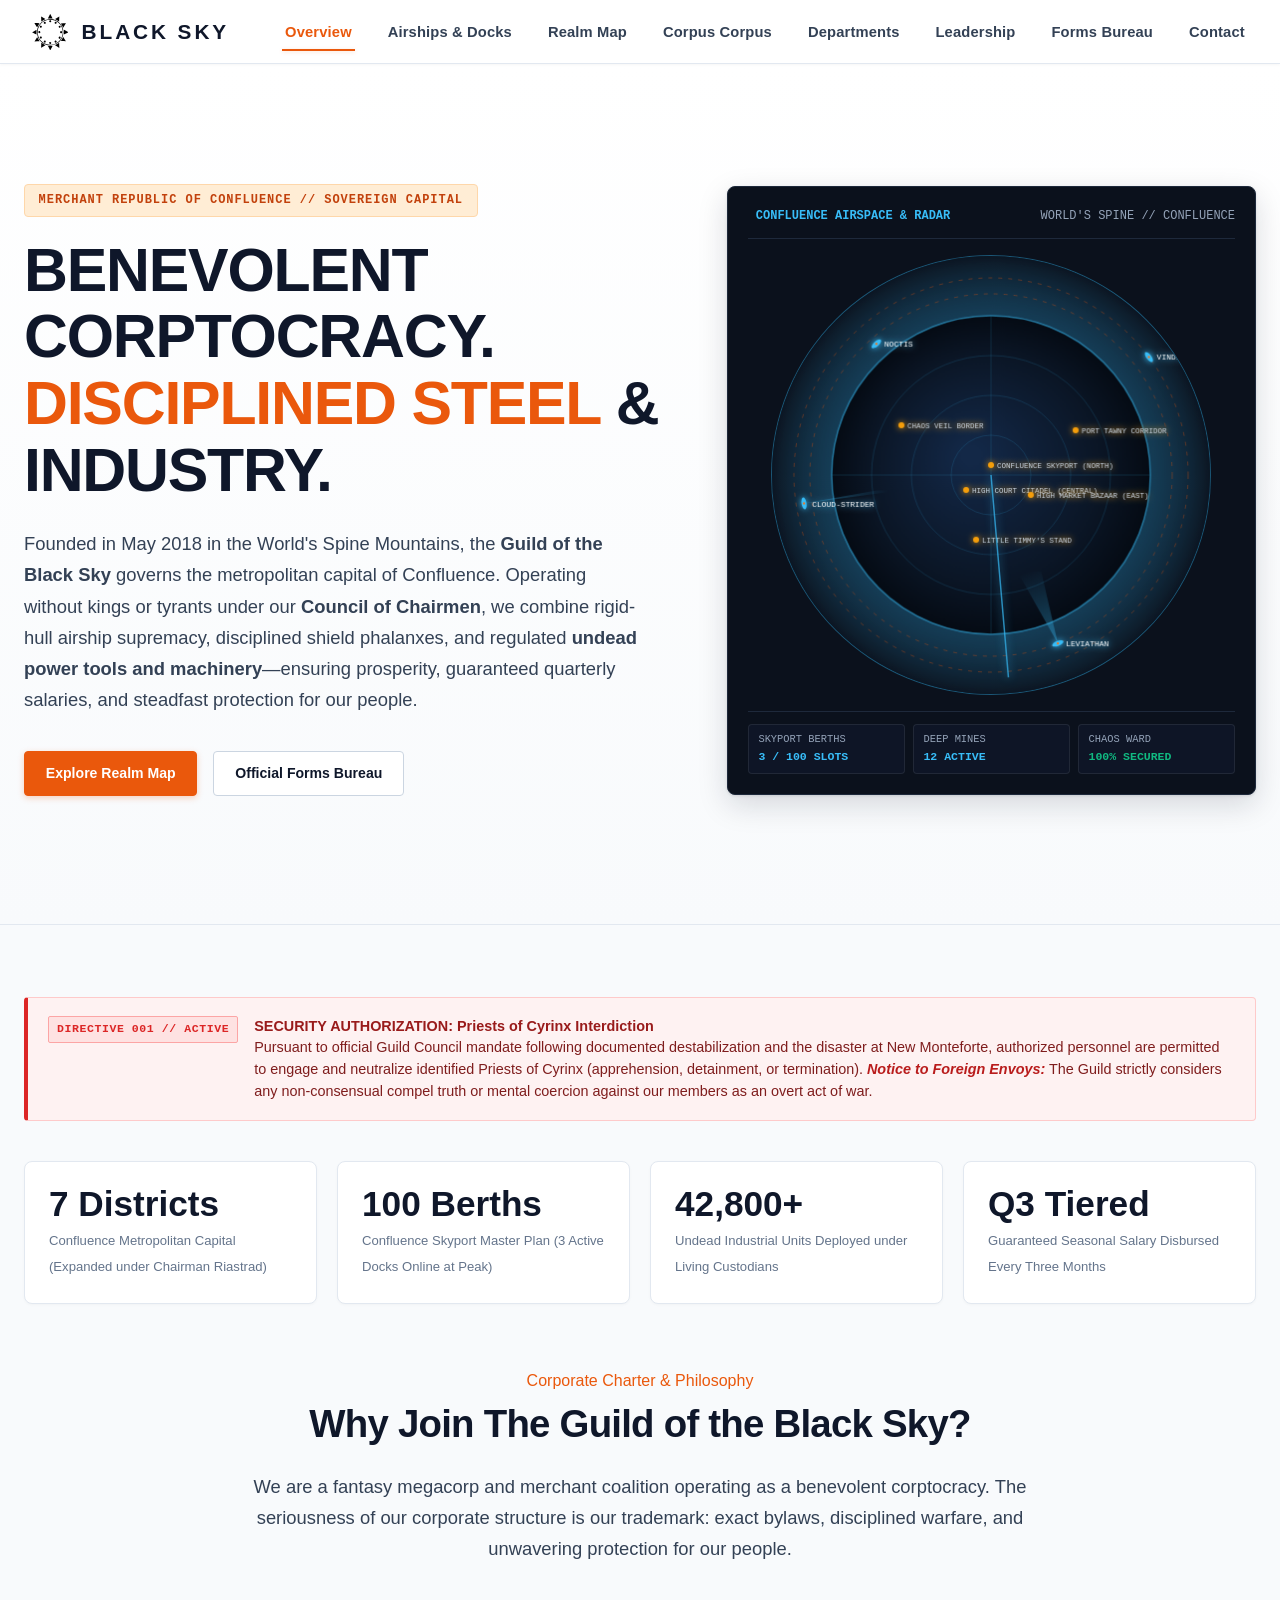
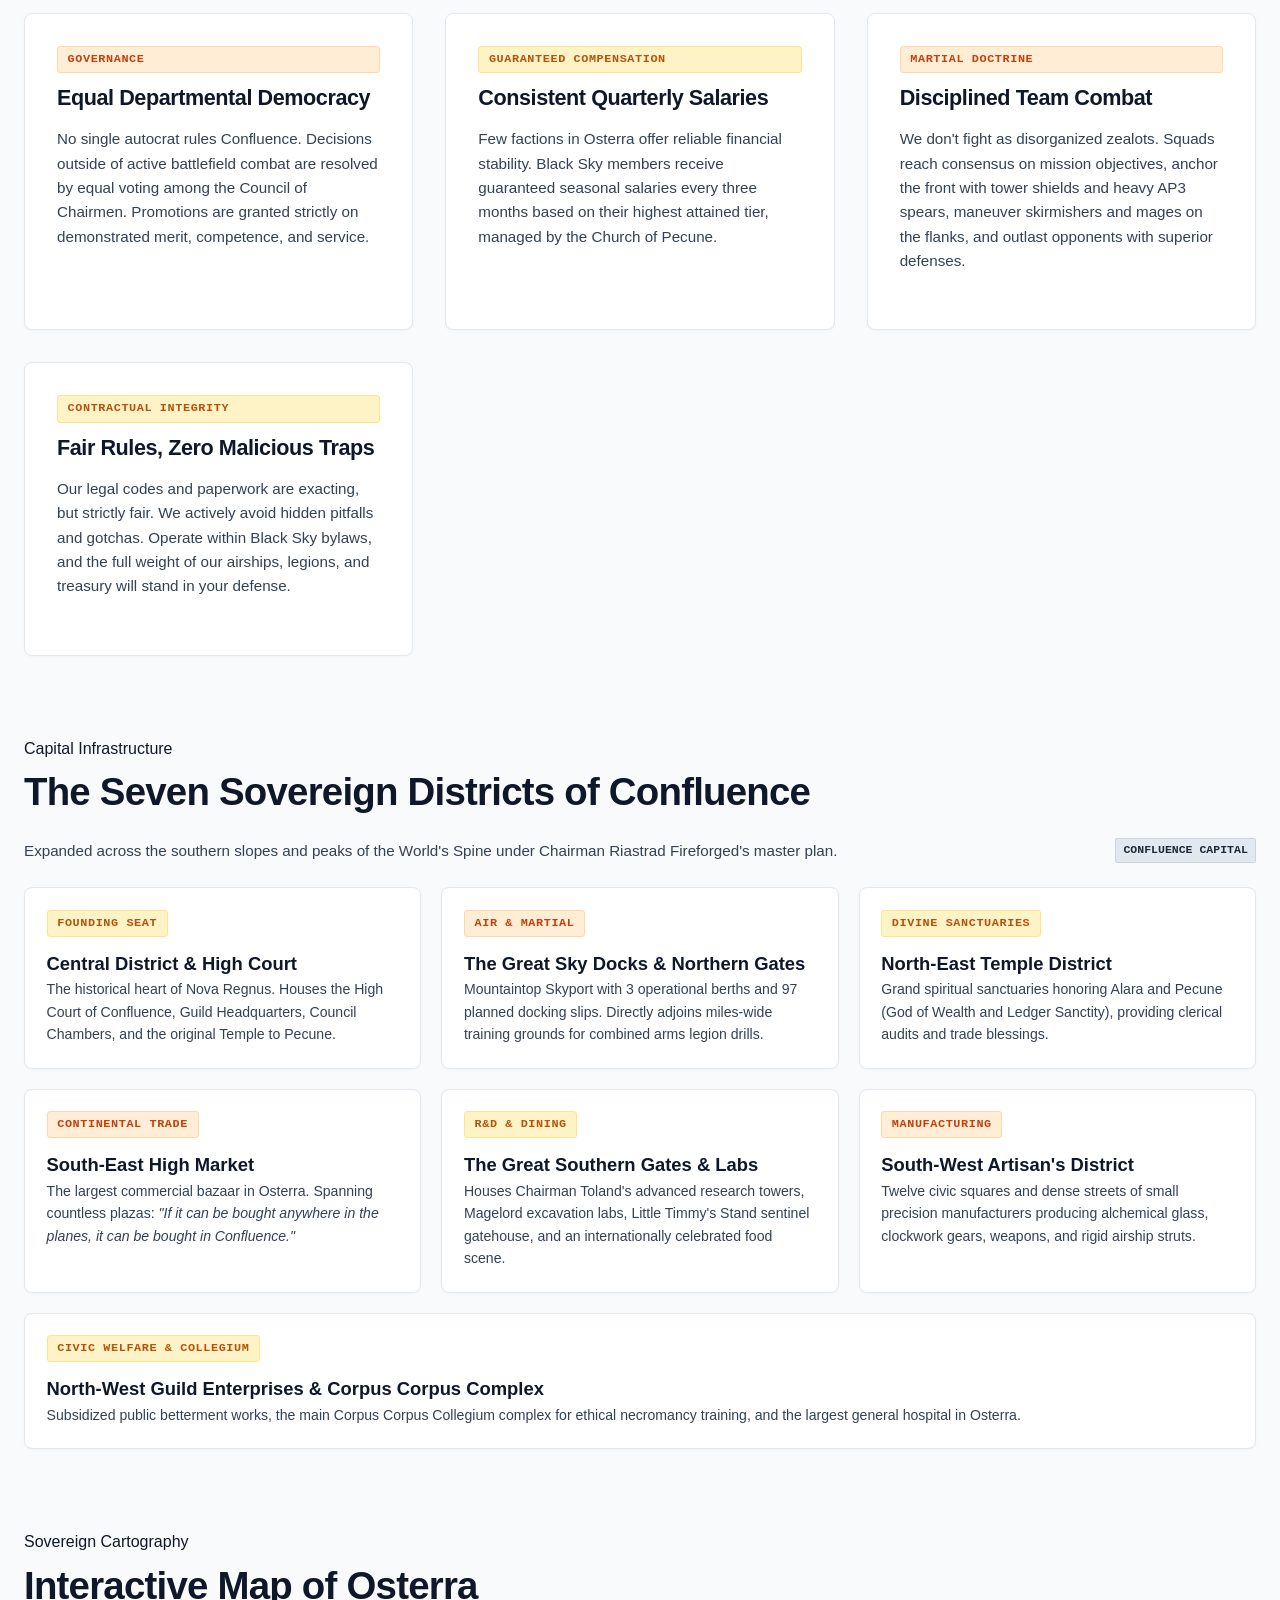
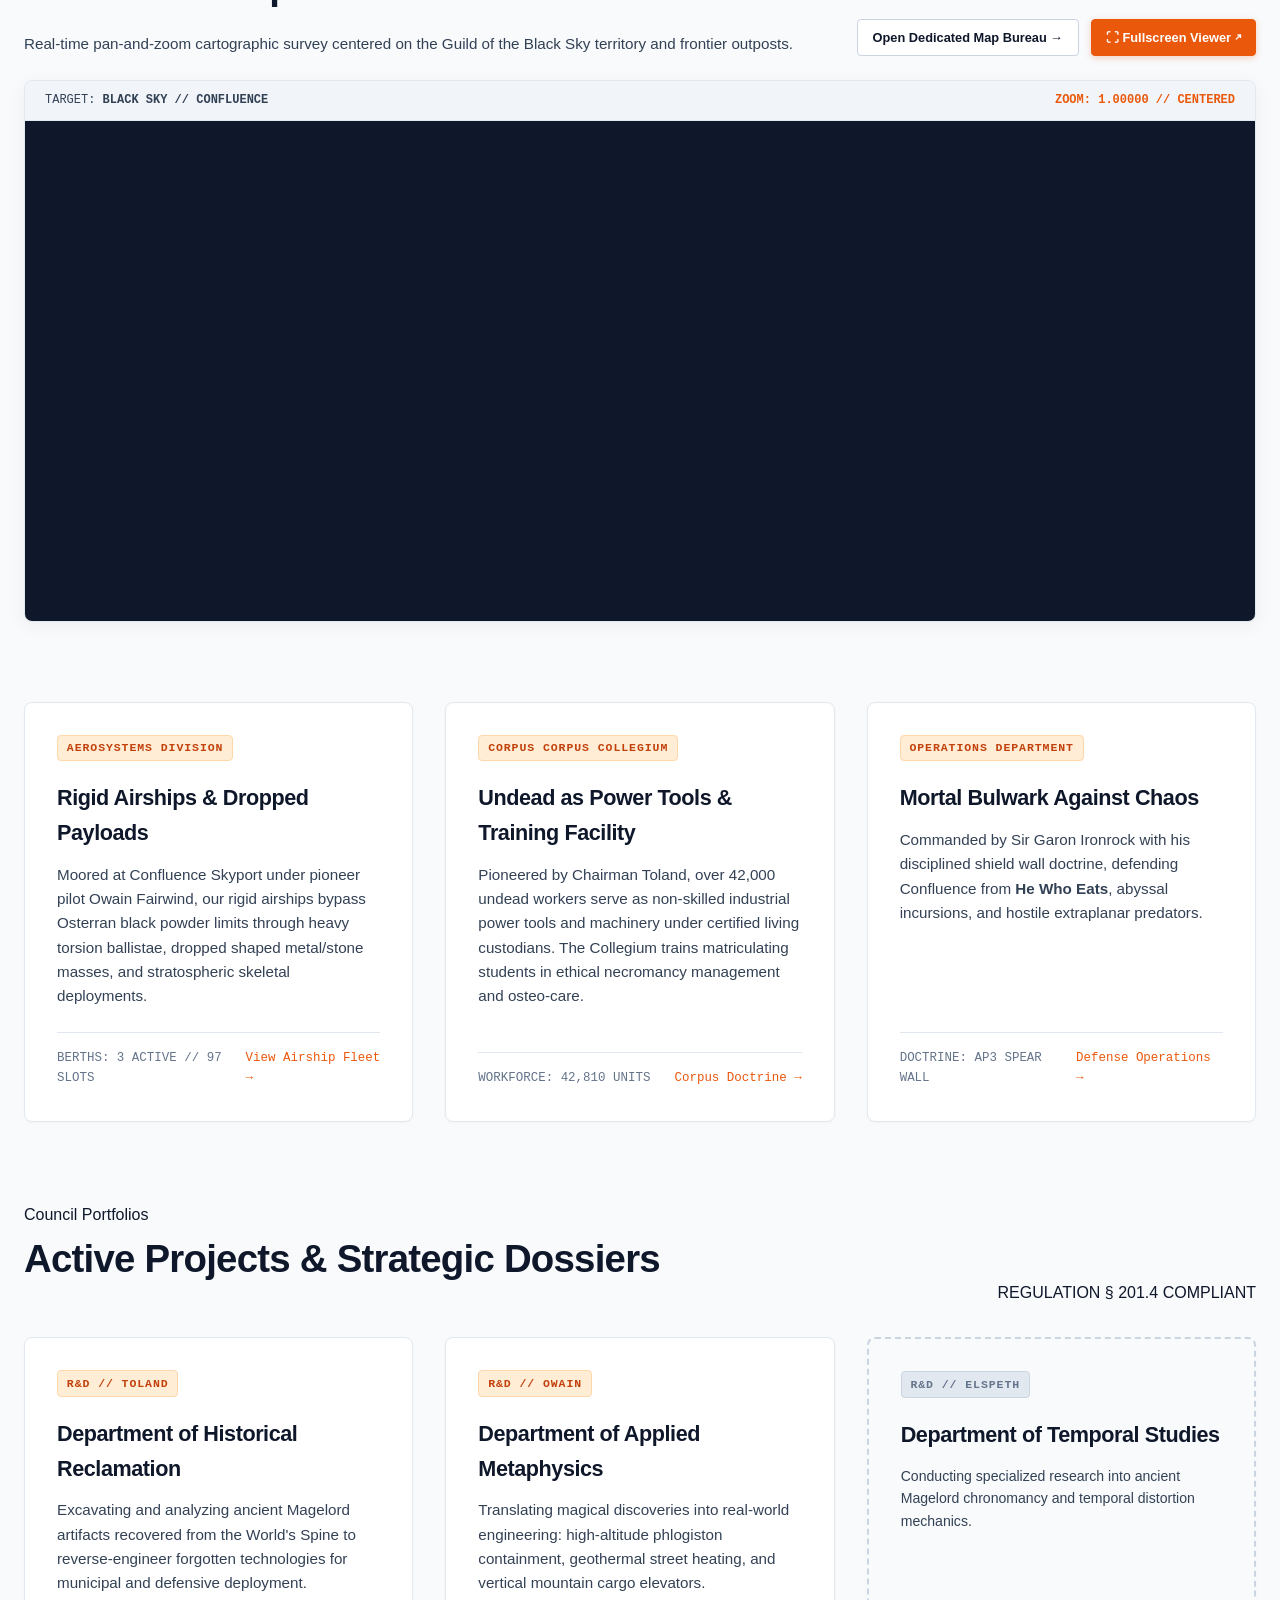
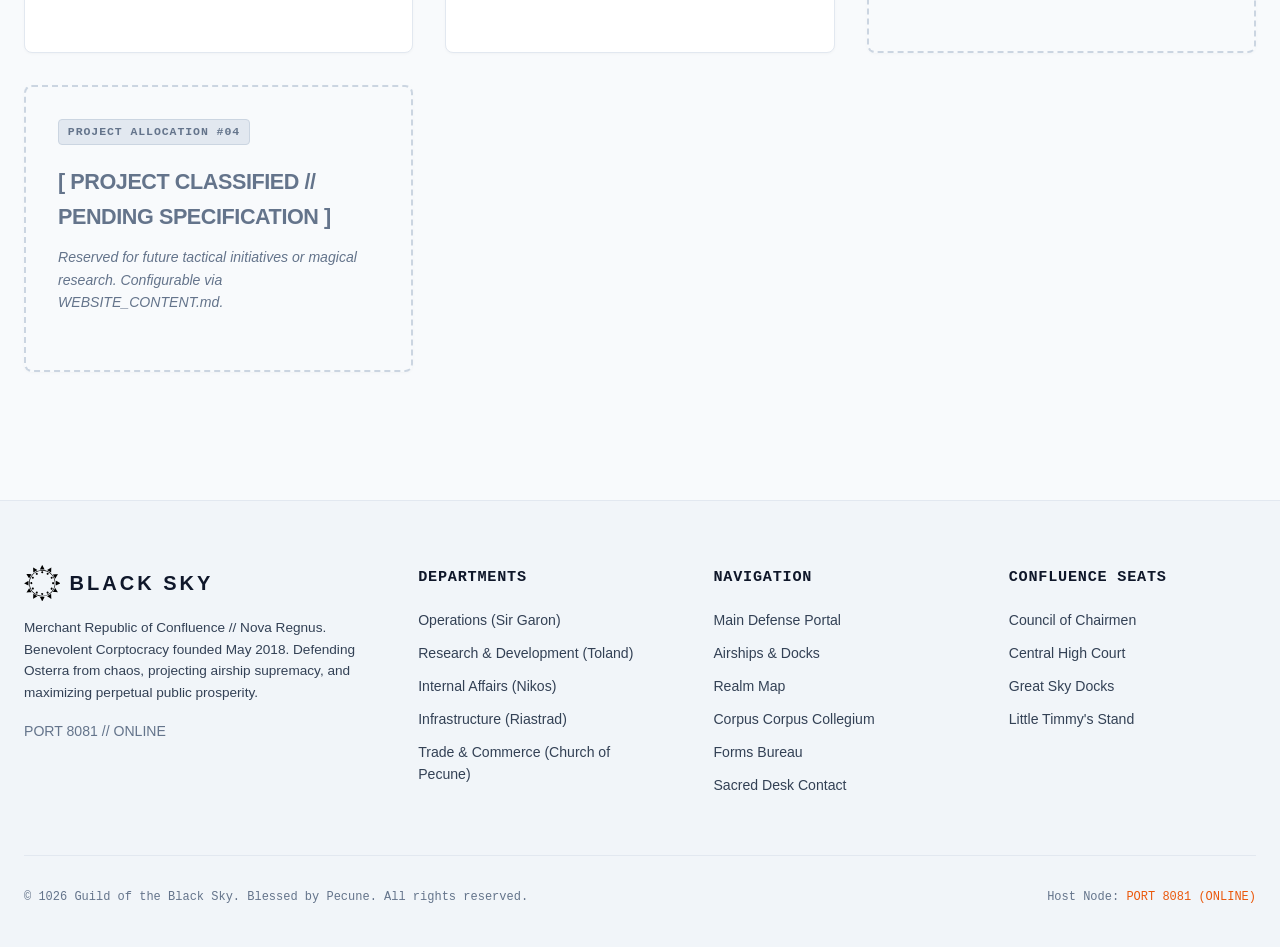
<file: public/index.html>
<!DOCTYPE html>
<html lang="en">
<head>
  <meta charset="UTF-8">
  <meta name="viewport" content="width=device-width, initial-scale=1.0">
  <title>The Guild of the Black Sky | Confluence Sovereign Defense & Infrastructure</title>
  <meta name="description" content="Benevolent Corptocracy of Osterra. Rigid-hull airship supremacy, Confluence infrastructure, disciplined defense, and ethical post-mortem industry.">
  <link rel="stylesheet" href="css/style.css?v=2.1-clean">
</head>
<body>

  <!-- Main Navigation -->
  <header class="navbar">
    <div class="nav-container">
      <a href="index.html" class="brand" aria-label="Guild of the Black Sky Home">
        <div class="brand-logo-mark" aria-hidden="true">
          <img src="assets/blacksky-logo.svg" alt="Guild of the Black Sky Crest" class="brand-logo-img">
        </div>
        <span class="brand-title">BLACK SKY</span>
      </a>

      <button class="mobile-menu-btn" aria-label="Toggle Navigation Menu" aria-expanded="false">☰</button>

      <nav aria-label="Main Navigation">
        <ul class="nav-links">
          <li><a href="index.html" class="nav-link active">Overview</a></li>
          <li><a href="gen3.html" class="nav-link">Airships & Docks</a></li>
          <li><a href="map.html" class="nav-link">Realm Map</a></li>
          <li><a href="spectra.html" class="nav-link">Corpus Corpus</a></li>
          <li><a href="departments.html" class="nav-link">Departments</a></li>
          <li><a href="staff.html" class="nav-link">Leadership</a></li>
          <li><a href="forms.html" class="nav-link">Forms Bureau</a></li>
          <li><a href="contact.html" class="nav-link">Contact</a></li>
        </ul>
      </nav>
    </div>
  </header>

  <!-- Hero Section -->
  <section class="hero" aria-labelledby="hero-heading">
    <div class="container hero-grid">
      <div class="hero-content">
        <div class="hero-badge">Merchant Republic of Confluence // Sovereign Capital</div>
        <h1 id="hero-heading" class="hero-title">
          BENEVOLENT CORPTOCRACY.<br>
          <span class="highlight" style="color: var(--gobs-orange);">DISCIPLINED STEEL</span> & INDUSTRY.
        </h1>
        <p class="hero-desc">
          Founded in May 2018 in the World's Spine Mountains, the <strong>Guild of the Black Sky</strong> governs 
          the metropolitan capital of Confluence. Operating without kings or tyrants under our 
          <strong>Council of Chairmen</strong>, we combine rigid-hull airship supremacy, disciplined shield phalanxes, 
          and regulated <strong>undead power tools and machinery</strong>—ensuring prosperity, guaranteed quarterly salaries, 
          and steadfast protection for our people.
        </p>

        <div class="hero-actions">
          <a href="map.html" class="btn btn-primary">Explore Realm Map</a>
          <a href="forms.html" class="btn btn-secondary">Official Forms Bureau</a>
        </div>
      </div>

      <!-- Real-Time Airspace & Mine Radar Canvas Card -->
      <div class="orbit-card">
        <div class="orbit-header">
          <div class="title">
            <span class="pulsing-dot"></span>
            CONFLUENCE AIRSPACE & RADAR
          </div>
          <div>WORLD'S SPINE // CONFLUENCE</div>
        </div>

        <div class="orbit-canvas-container">
          <canvas id="satelliteRadar" width="440" height="440" role="img" aria-label="Real-time Airspace Radar showing airships, Confluence Skyport, and territorial coordinates"></canvas>
        </div>

        <div class="orbit-stats">
          <div class="stat-item">
            <span class="stat-label">SKYPORT BERTHS</span>
            <span class="stat-value">3 / 100 SLOTS</span>
          </div>
          <div class="stat-item">
            <span class="stat-label">DEEP MINES</span>
            <span class="stat-value">12 ACTIVE</span>
          </div>
          <div class="stat-item">
            <span class="stat-label">CHAOS WARD</span>
            <span class="stat-value" style="color: #10b981;">100% SECURED</span>
          </div>
        </div>
      </div>
    </div>
  </section>

  <!-- Main Content Area -->
  <main class="container">

    <!-- High-Priority Security Directive Alert: Priests of Cyrinx & Compel Truth -->
    <div class="directive-alert" role="region" aria-label="Active Guild Council Directive">
      <span class="directive-alert-tag">DIRECTIVE 001 // ACTIVE</span>
      <div class="directive-alert-body">
        <strong>SECURITY AUTHORIZATION: Priests of Cyrinx Interdiction</strong><br>
        Pursuant to official Guild Council mandate following documented destabilization and the disaster at New Monteforte, 
        authorized personnel are permitted to engage and neutralize identified Priests of Cyrinx (apprehension, detainment, or termination). 
        <em>Notice to Foreign Envoys:</em> The Guild strictly considers any non-consensual compel truth or mental coercion against our members as an overt act of war.
      </div>
    </div>

    <!-- Core Four Stat Counters -->
    <div class="stats-row" style="margin-bottom: 4rem;">
      <div class="stat-box">
        <span class="stat-number">7 Districts</span>
        <span class="stat-desc">Confluence Metropolitan Capital (Expanded under Chairman Riastrad)</span>
      </div>
      <div class="stat-box">
        <span class="stat-number">100 Berths</span>
        <span class="stat-desc">Confluence Skyport Master Plan (3 Active Docks Online at Peak)</span>
      </div>
      <div class="stat-box">
        <span class="stat-number">42,800+</span>
        <span class="stat-desc">Undead Industrial Units Deployed under Living Custodians</span>
      </div>
      <div class="stat-box">
        <span class="stat-number">Q3 Tiered</span>
        <span class="stat-desc">Guaranteed Seasonal Salary Disbursed Every Three Months</span>
      </div>
    </div>

    <!-- The Vibe Played Straight: Why The Guild of the Black Sky? -->
    <section style="margin-bottom: 5rem;">
      <div style="text-align: center; max-width: 860px; margin: 0 auto 3rem;">
        <span class="category" style="color: var(--gobs-orange);">Corporate Charter & Philosophy</span>
        <h2>Why Join The Guild of the Black Sky?</h2>
        <p class="page-lead" style="margin: 0 auto;">
          We are a fantasy megacorp and merchant coalition operating as a benevolent corptocracy. 
          The seriousness of our corporate structure is our trademark: exact bylaws, disciplined warfare, and unwavering protection for our people.
        </p>
      </div>

      <div class="cards-grid">
        <article class="card">
          <span class="badge-orange">Governance</span>
          <h3 style="margin-top: 0.5rem;">Equal Departmental Democracy</h3>
          <p>
            No single autocrat rules Confluence. Decisions outside of active battlefield combat are resolved by 
            equal voting among the Council of Chairmen. Promotions are granted strictly on demonstrated merit, competence, and service.
          </p>
        </article>

        <article class="card">
          <span class="badge-gold">Guaranteed Compensation</span>
          <h3 style="margin-top: 0.5rem;">Consistent Quarterly Salaries</h3>
          <p>
            Few factions in Osterra offer reliable financial stability. Black Sky members receive guaranteed seasonal 
            salaries every three months based on their highest attained tier, managed by the Church of Pecune.
          </p>
        </article>

        <article class="card">
          <span class="badge-orange">Martial Doctrine</span>
          <h3 style="margin-top: 0.5rem;">Disciplined Team Combat</h3>
          <p>
            We don't fight as disorganized zealots. Squads reach consensus on mission objectives, anchor the front with 
            tower shields and heavy AP3 spears, maneuver skirmishers and mages on the flanks, and outlast opponents with superior defenses.
          </p>
        </article>

        <article class="card">
          <span class="badge-gold">Contractual Integrity</span>
          <h3 style="margin-top: 0.5rem;">Fair Rules, Zero Malicious Traps</h3>
          <p>
            Our legal codes and paperwork are exacting, but strictly fair. We actively avoid hidden pitfalls and gotchas. 
            Operate within Black Sky bylaws, and the full weight of our airships, legions, and treasury will stand in your defense.
          </p>
        </article>
      </div>
    </section>

    <!-- Confluence Seven Sovereign Districts Directory -->
    <section style="margin-bottom: 5rem;">
      <div style="display: flex; justify-content: space-between; align-items: flex-end; margin-bottom: 1.5rem; flex-wrap: wrap; gap: 1rem;">
        <div>
          <span class="category">Capital Infrastructure</span>
          <h2>The Seven Sovereign Districts of Confluence</h2>
          <p style="color: var(--text-secondary); font-size: 0.95rem;">
            Expanded across the southern slopes and peaks of the World's Spine under Chairman Riastrad Fireforged's master plan.
          </p>
        </div>
        <span class="badge-hex">CONFLUENCE CAPITAL</span>
      </div>

      <div class="hex-grid">
        <div class="hex-card">
          <div class="hex-card-header">
            <span class="badge-gold">Founding Seat</span>
          </div>
          <div class="hex-card-title">Central District & High Court</div>
          <p class="hex-card-desc">
            The historical heart of Nova Regnus. Houses the High Court of Confluence, Guild Headquarters, Council Chambers, and the original Temple to Pecune.
          </p>
        </div>

        <div class="hex-card">
          <div class="hex-card-header">
            <span class="badge-orange">Air & Martial</span>
          </div>
          <div class="hex-card-title">The Great Sky Docks & Northern Gates</div>
          <p class="hex-card-desc">
            Mountaintop Skyport with 3 operational berths and 97 planned docking slips. Directly adjoins miles-wide training grounds for combined arms legion drills.
          </p>
        </div>

        <div class="hex-card">
          <div class="hex-card-header">
            <span class="badge-gold">Divine Sanctuaries</span>
          </div>
          <div class="hex-card-title">North-East Temple District</div>
          <p class="hex-card-desc">
            Grand spiritual sanctuaries honoring Alara and Pecune (God of Wealth and Ledger Sanctity), providing clerical audits and trade blessings.
          </p>
        </div>

        <div class="hex-card">
          <div class="hex-card-header">
            <span class="badge-orange">Continental Trade</span>
          </div>
          <div class="hex-card-title">South-East High Market</div>
          <p class="hex-card-desc">
            The largest commercial bazaar in Osterra. Spanning countless plazas: <em>"If it can be bought anywhere in the planes, it can be bought in Confluence."</em>
          </p>
        </div>

        <div class="hex-card">
          <div class="hex-card-header">
            <span class="badge-gold">R&D & Dining</span>
          </div>
          <div class="hex-card-title">The Great Southern Gates & Labs</div>
          <p class="hex-card-desc">
            Houses Chairman Toland's advanced research towers, Magelord excavation labs, Little Timmy's Stand sentinel gatehouse, and an internationally celebrated food scene.
          </p>
        </div>

        <div class="hex-card">
          <div class="hex-card-header">
            <span class="badge-orange">Manufacturing</span>
          </div>
          <div class="hex-card-title">South-West Artisan's District</div>
          <p class="hex-card-desc">
            Twelve civic squares and dense streets of small precision manufacturers producing alchemical glass, clockwork gears, weapons, and rigid airship struts.
          </p>
        </div>

        <div class="hex-card" style="grid-column: 1 / -1;">
          <div class="hex-card-header">
            <span class="badge-gold">Civic Welfare & Collegium</span>
          </div>
          <div class="hex-card-title">North-West Guild Enterprises & Corpus Corpus Complex</div>
          <p class="hex-card-desc">
            Subsidized public betterment works, the main Corpus Corpus Collegium complex for ethical necromancy training, and the largest general hospital in Osterra.
          </p>
        </div>
      </div>
    </section>

    <!-- Interactive Osterran Operational Map Section -->
    <section style="margin-bottom: 5rem;">
      <div style="display: flex; justify-content: space-between; align-items: flex-end; margin-bottom: 1.5rem; flex-wrap: wrap; gap: 1rem;">
        <div>
          <span class="category">Sovereign Cartography</span>
          <h2>Interactive Map of Osterra</h2>
          <p style="color: var(--text-secondary); font-size: 0.95rem;">
            Real-time pan-and-zoom cartographic survey centered on the Guild of the Black Sky territory and frontier outposts.
          </p>
        </div>
        <div style="display: flex; gap: 0.75rem;">
          <a href="map.html" class="btn btn-secondary" style="font-size: 0.8rem; padding: 0.45rem 0.9rem;">
            Open Dedicated Map Bureau →
          </a>
          <a href="https://srv2.zoomable.ca/viewer.php?i=img52cb7c4f385c87e5_Osterran_Realm_992026#zoom=1.00000&x=0.50000&y=0.19489" target="_blank" rel="noopener noreferrer" class="btn btn-primary" style="font-size: 0.8rem; padding: 0.45rem 0.9rem;">
            ⛶ Fullscreen Viewer ↗
          </a>
        </div>
      </div>

      <div style="background: #ffffff; border: 1px solid var(--gobs-border); border-radius: var(--radius-md); overflow: hidden; box-shadow: 0 4px 20px rgba(0, 0, 0, 0.05);">
        <div style="background: #f1f5f9; border-bottom: 1px solid var(--gobs-border); padding: 0.6rem 1.25rem; font-family: var(--font-mono); font-size: 0.75rem; color: var(--text-secondary); display: flex; justify-content: space-between; align-items: center;">
          <span>TARGET: <strong>BLACK SKY // CONFLUENCE</strong></span>
          <span style="color: var(--gobs-orange); font-weight: 700;">ZOOM: 1.00000 // CENTERED</span>
        </div>
        <div style="position: relative; width: 100%; height: 500px; background: #0f172a;">
          <iframe 
            src="https://srv2.zoomable.ca/viewer.php?i=img52cb7c4f385c87e5_Osterran_Realm_992026#zoom=1.00000&x=0.50000&y=0.19489" 
            title="Osterran Realm Interactive Zoomable Map"
            style="width: 100%; height: 100%; border: none; display: block;"
            loading="lazy"
            allowfullscreen>
          </iframe>
        </div>
      </div>
    </section>

    <!-- Three Core Operational Pillars -->
    <div class="cards-grid" style="margin-bottom: 5rem;">
      <article class="card">
        <span class="card-tag">Aerosystems Division</span>
        <h3>Rigid Airships & Dropped Payloads</h3>
        <p>
          Moored at Confluence Skyport under pioneer pilot Owain Fairwind, our rigid airships bypass Osterran black powder limits 
          through heavy torsion ballistae, dropped shaped metal/stone masses, and stratospheric skeletal deployments.
        </p>
        <div class="card-footer">
          <span>BERTHS: 3 ACTIVE // 97 SLOTS</span>
          <a href="gen3.html">View Airship Fleet →</a>
        </div>
      </article>

      <article class="card">
        <span class="card-tag">Corpus Corpus Collegium</span>
        <h3>Undead as Power Tools & Training Facility</h3>
        <p>
          Pioneered by Chairman Toland, over 42,000 undead workers serve as non-skilled industrial power tools and machinery 
          under certified living custodians. The Collegium trains matriculating students in ethical necromancy management and osteo-care.
        </p>
        <div class="card-footer">
          <span>WORKFORCE: 42,810 UNITS</span>
          <a href="spectra.html">Corpus Doctrine →</a>
        </div>
      </article>

      <article class="card">
        <span class="card-tag">Operations Department</span>
        <h3>Mortal Bulwark Against Chaos</h3>
        <p>
          Commanded by Sir Garon Ironrock with his disciplined shield wall doctrine, defending Confluence from 
          <strong>He Who Eats</strong>, abyssal incursions, and hostile extraplanar predators.
        </p>
        <div class="card-footer">
          <span>DOCTRINE: AP3 SPEAR WALL</span>
          <a href="departments.html#operations">Defense Operations →</a>
        </div>
      </article>
    </div>

    <!-- Active Projects & Open Allocation Slots -->
    <section style="margin-bottom: 5rem;">
      <div style="display: flex; justify-content: space-between; align-items: flex-end; margin-bottom: 2rem;">
        <div>
          <span class="category">Council Portfolios</span>
          <h2>Active Projects & Strategic Dossiers</h2>
        </div>
        <span class="nyse-badge">REGULATION § 201.4 COMPLIANT</span>
      </div>

      <div class="cards-grid">
        <div class="card">
          <span class="card-tag">R&D // Toland</span>
          <h3>Department of Historical Reclamation</h3>
          <p>
            Excavating and analyzing ancient Magelord artifacts recovered from the World's Spine to reverse-engineer 
            forgotten technologies for municipal and defensive deployment.
          </p>
        </div>

        <div class="card">
          <span class="card-tag">R&D // Owain</span>
          <h3>Department of Applied Metaphysics</h3>
          <p>
            Translating magical discoveries into real-world engineering: high-altitude phlogiston containment, 
            geothermal street heating, and vertical mountain cargo elevators.
          </p>
        </div>

        <!-- Open / Blank Project Slots for User Customization -->
        <div class="card" style="border: 2px dashed var(--gobs-border-strong); background: rgba(248, 250, 252, 0.6);">
          <span class="card-tag" style="background: #e2e8f0; border-color: #cbd5e1; color: var(--text-muted);">
            R&D // Elspeth
          </span>
          <h3>Department of Temporal Studies</h3>
          <p style="font-size: 0.88rem; color: var(--text-secondary);">
            Conducting specialized research into ancient Magelord chronomancy and temporal distortion mechanics.
          </p>
        </div>

        <div class="card" style="border: 2px dashed var(--gobs-border-strong); background: rgba(248, 250, 252, 0.6);">
          <span class="card-tag" style="background: #e2e8f0; border-color: #cbd5e1; color: var(--text-muted);">
            Project Allocation #04
          </span>
          <h3 style="color: var(--text-muted);">[ PROJECT CLASSIFIED // PENDING SPECIFICATION ]</h3>
          <p style="font-size: 0.88rem; color: var(--text-muted); font-style: italic;">
            Reserved for future tactical initiatives or magical research. Configurable via WEBSITE_CONTENT.md.
          </p>
        </div>
      </div>
    </section>

  </main>

  <!-- Corporate Footer -->
  <footer>
    <div class="footer-grid">
      <div>
        <div style="display: flex; align-items: center; gap: 0.6rem; margin-bottom: 1rem;">
          <div class="brand-logo-mark" aria-hidden="true">
            <img src="assets/blacksky-logo.svg" alt="Guild of the Black Sky Crest" class="brand-logo-img">
          </div>
          <span style="font-weight: 900; font-size: 1.25rem; letter-spacing: 0.15em; color: #0f172a;">BLACK SKY</span>
        </div>
        <p style="color: var(--text-secondary); font-size: 0.85rem; line-height: 1.6; margin-bottom: 1rem;">
          Merchant Republic of Confluence // Nova Regnus.<br>
          Benevolent Corptocracy founded May 2018. Defending Osterra from chaos, projecting airship supremacy, and maximizing perpetual public prosperity.
        </p>
        <span class="nyse-badge">PORT 8081 // ONLINE</span>
      </div>

      <div class="footer-col">
        <h4>Departments</h4>
        <ul>
          <li><a href="departments.html#operations">Operations (Sir Garon)</a></li>
          <li><a href="departments.html#rnd">Research & Development (Toland)</a></li>
          <li><a href="departments.html#internal-affairs">Internal Affairs (Nikos)</a></li>
          <li><a href="departments.html#infrastructure">Infrastructure (Riastrad)</a></li>
          <li><a href="departments.html#trade">Trade & Commerce (Church of Pecune)</a></li>
        </ul>
      </div>

      <div class="footer-col">
        <h4>Navigation</h4>
        <ul>
          <li><a href="index.html">Main Defense Portal</a></li>
          <li><a href="gen3.html">Airships & Docks</a></li>
          <li><a href="map.html">Realm Map</a></li>
          <li><a href="spectra.html">Corpus Corpus Collegium</a></li>
          <li><a href="forms.html">Forms Bureau</a></li>
          <li><a href="contact.html">Sacred Desk Contact</a></li>
        </ul>
      </div>

      <div class="footer-col">
        <h4>Confluence Seats</h4>
        <ul>
          <li><a href="staff.html">Council of Chairmen</a></li>
          <li><a href="contact.html">Central High Court</a></li>
          <li><a href="contact.html">Great Sky Docks</a></li>
          <li><a href="timmy.html">Little Timmy's Stand</a></li>
        </ul>
      </div>
    </div>

    <div class="footer-bottom">
      <div>© 1026 Guild of the Black Sky. Blessed by Pecune. All rights reserved.</div>
      <div>Host Node: <span style="color: var(--gobs-orange);">PORT 8081 (ONLINE)</span></div>
    </div>
  </footer>

  <script src="js/radar.js?v=2.0-light"></script>
  <script src="js/app.js?v=2.0-light"></script>
</body>
</html>
</file>
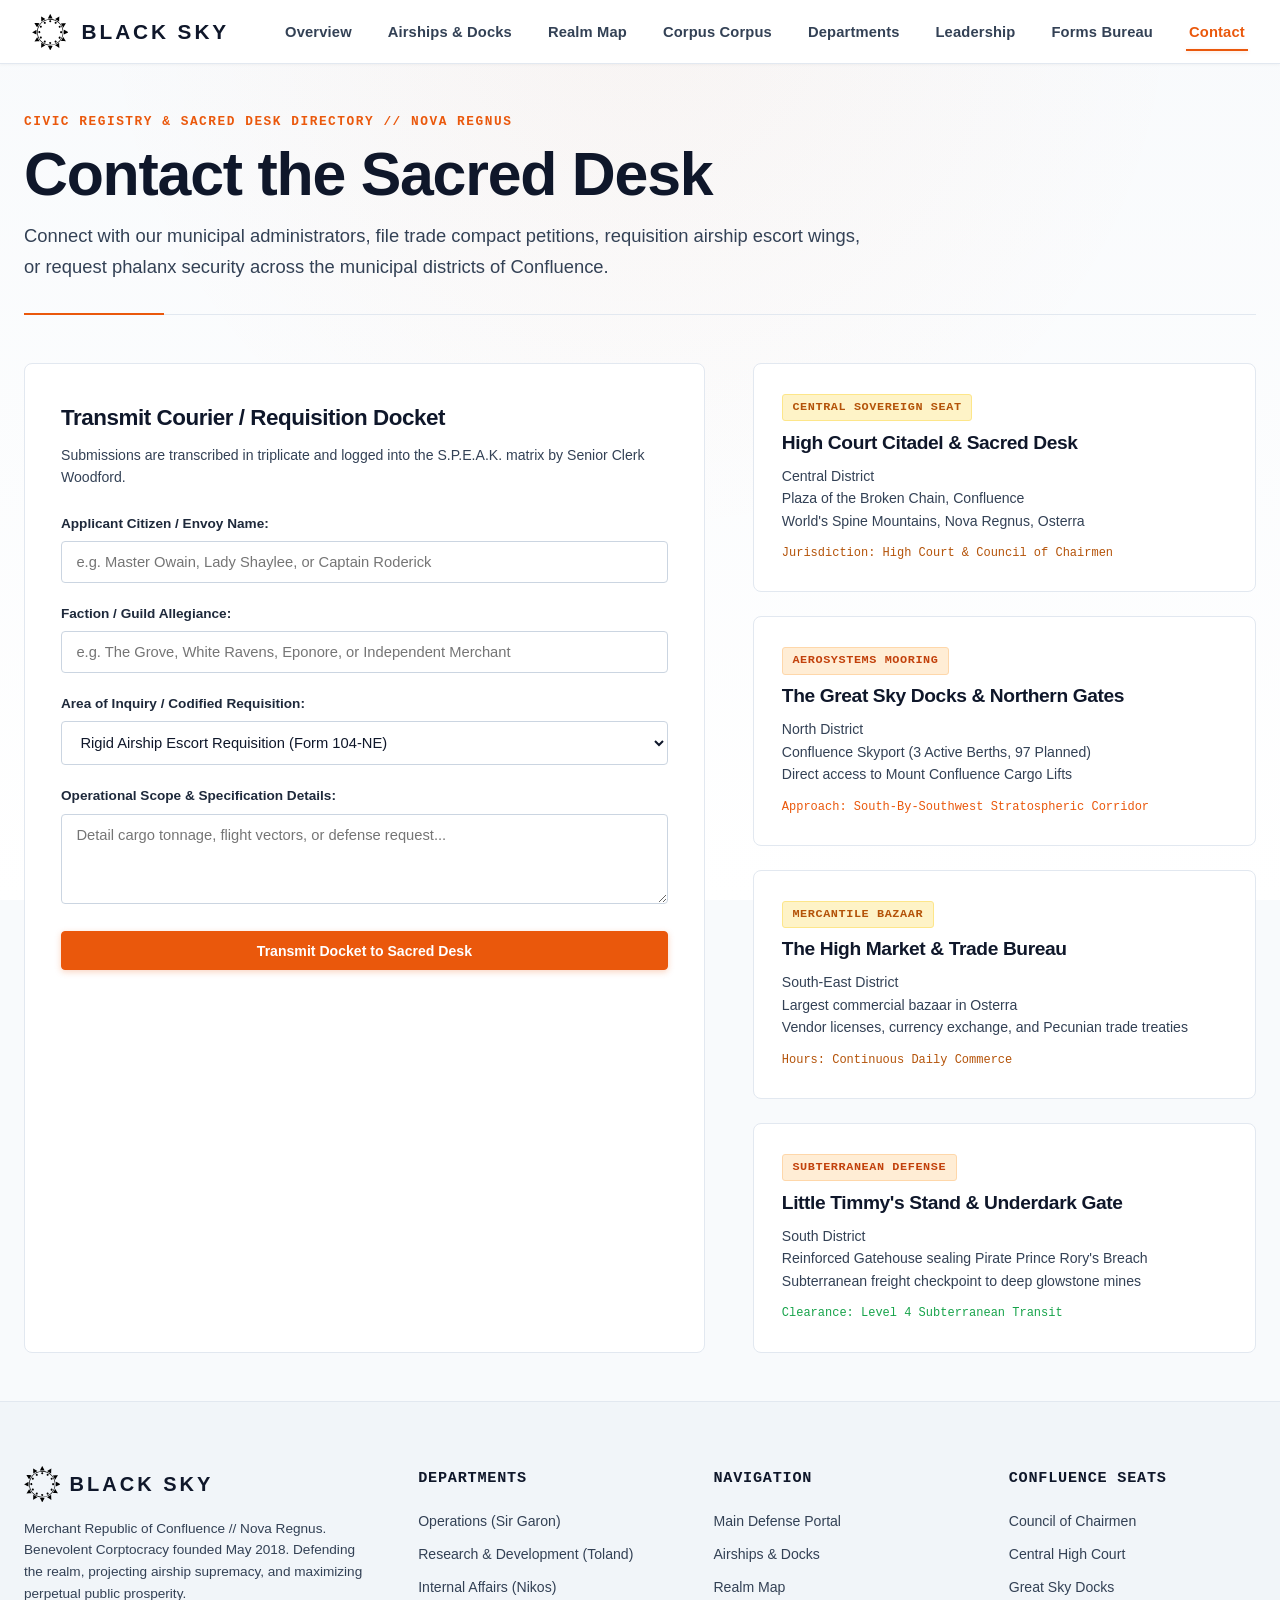
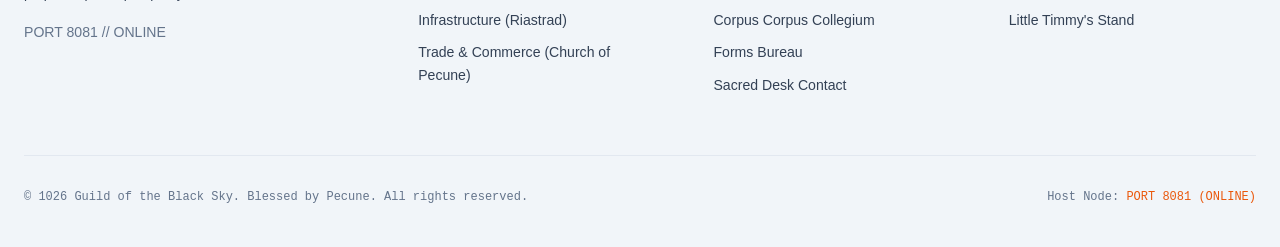
<file: public/contact.html>
<!DOCTYPE html>
<html lang="en">
<head>
  <meta charset="UTF-8">
  <meta name="viewport" content="width=device-width, initial-scale=1.0">
  <title>Contact & Metropolitan Registry | Guild of the Black Sky</title>
  <meta name="description" content="Official directory and dispatch communications for the Guild of the Black Sky across Confluence, Nova Regnus, and foreign outposts.">
  <link rel="stylesheet" href="css/style.css?v=2.1-clean">
</head>
<body>

  <!-- Main Navigation -->
  <header class="navbar">
    <div class="nav-container">
      <a href="index.html" class="brand" aria-label="Guild of the Black Sky Home">
        <div class="brand-logo-mark" aria-hidden="true">
          <img src="assets/blacksky-logo.svg" alt="Guild of the Black Sky Crest" class="brand-logo-img">
        </div>
        <span class="brand-title">BLACK SKY</span>
      </a>

      <button class="mobile-menu-btn" aria-label="Toggle Navigation Menu" aria-expanded="false">☰</button>

      <nav aria-label="Main Navigation">
        <ul class="nav-links">
          <li><a href="index.html" class="nav-link">Overview</a></li>
          <li><a href="gen3.html" class="nav-link">Airships & Docks</a></li>
          <li><a href="map.html" class="nav-link">Realm Map</a></li>
          <li><a href="spectra.html" class="nav-link">Corpus Corpus</a></li>
          <li><a href="departments.html" class="nav-link">Departments</a></li>
          <li><a href="staff.html" class="nav-link">Leadership</a></li>
          <li><a href="forms.html" class="nav-link">Forms Bureau</a></li>
          <li><a href="contact.html" class="nav-link active">Contact</a></li>
        </ul>
      </nav>
    </div>
  </header>

  <main class="container">
    <header class="page-header">
      <span class="category">Civic Registry & Sacred Desk Directory // Nova Regnus</span>
      <h1>Contact the Sacred Desk</h1>
      <p class="page-lead">
        Connect with our municipal administrators, file trade compact petitions, requisition airship escort wings, 
        or request phalanx security across the municipal districts of Confluence.
      </p>
    </header>

    <div style="display: grid; grid-template-columns: 1.15fr 0.85fr; gap: 3rem; margin-top: 2rem;">
      
      <!-- Interactive Dispatch Form -->
      <section style="background: var(--bksy-card); border: 1px solid var(--bksy-border); border-radius: var(--radius-md); padding: 2.25rem;">
        <h2 style="font-size: 1.4rem; margin-bottom: 0.5rem;">Transmit Courier / Requisition Docket</h2>
        <p style="font-size: 0.88rem; color: var(--text-secondary); margin-bottom: 1.5rem;">
          Submissions are transcribed in triplicate and logged into the S.P.E.A.K. matrix by Senior Clerk Woodford.
        </p>

        <form id="contactForm">
          <div class="form-group">
            <label for="contactName">Applicant Citizen / Envoy Name:</label>
            <input type="text" id="contactName" required placeholder="e.g. Master Owain, Lady Shaylee, or Captain Roderick">
          </div>

          <div class="form-group">
            <label for="contactEmail">Faction / Guild Allegiance:</label>
            <input type="text" id="contactEmail" required placeholder="e.g. The Grove, White Ravens, Eponore, or Independent Merchant">
          </div>

          <div class="form-group">
            <label for="contactCategory">Area of Inquiry / Codified Requisition:</label>
            <select id="contactCategory" required>
              <option value="Rigid Airship Escort Requisition (Form 104-NE)">Rigid Airship Escort Requisition (Form 104-NE)</option>
              <option value="Permanent Member Contract Indenture (GBSF1A)">Permanent Member Contract Indenture (GBSF1A)</option>
              <option value="Independent Merchant High Market License (GBSF13A)">Independent Merchant High Market License (GBSF13A)</option>
              <option value="Material & Reagents Requisition (GBSF3C)">Material & Reagents Requisition (GBSF3C)</option>
              <option value="Cyrinx Sighting or Security Anomaly Alert">Cyrinx Sighting or Security Anomaly Alert</option>
              <option value="General Civic Inquiry to Sacred Desk">General Civic Inquiry to Sacred Desk</option>
            </select>
          </div>

          <div class="form-group">
            <label for="contactDetails">Operational Scope & Specification Details:</label>
            <textarea id="contactDetails" rows="4" required placeholder="Detail cargo tonnage, flight vectors, or defense request..."></textarea>
          </div>

          <button type="submit" class="btn btn-primary" style="width: 100%;">
            Transmit Docket to Sacred Desk
          </button>
        </form>

        <div id="contactSuccessBox" style="display: none; text-align: center; padding: 1.5rem; background: var(--bksy-blue-dim); border: 1px solid var(--bksy-blue); border-radius: var(--radius-md); margin-top: 1.5rem;">
          <h3 style="color: var(--bksy-blue); font-size: 1.25rem;">Courier Docket Transmitted</h3>
          <p style="font-size: 0.9rem; color: #0f172a; margin: 0.5rem 0;">
            Tracking Docket: <strong id="contactTrackingSpan" style="color: var(--gobs-orange);">CONF-PENDING</strong>
          </p>
          <p style="font-size: 0.82rem; color: var(--text-secondary);">
            Woodford has received your transmission and recorded your receipt in the Central Confluence Archives.
          </p>
        </div>
      </section>

      <!-- Faction Headquarters & Outposts -->
      <section style="display: flex; flex-direction: column; gap: 1.5rem;">
        
        <article style="background: var(--bksy-card); border: 1px solid var(--bksy-border); border-radius: var(--radius-md); padding: 1.75rem;">
          <span class="badge-gold">Central Sovereign Seat</span>
          <h3 style="font-size: 1.2rem; margin: 0.4rem 0;">High Court Citadel & Sacred Desk</h3>
          <p style="font-size: 0.88rem; color: var(--text-secondary); line-height: 1.6; margin-bottom: 0.75rem;">
            Central District<br>
            Plaza of the Broken Chain, Confluence<br>
            World's Spine Mountains, Nova Regnus, Osterra
          </p>
          <div style="font-family: var(--font-mono); font-size: 0.75rem; color: var(--accent-gold);">
            Jurisdiction: High Court & Council of Chairmen
          </div>
        </article>

        <article style="background: var(--bksy-card); border: 1px solid var(--bksy-border); border-radius: var(--radius-md); padding: 1.75rem;">
          <span class="badge-orange">Aerosystems Mooring</span>
          <h3 style="font-size: 1.2rem; margin: 0.4rem 0;">The Great Sky Docks & Northern Gates</h3>
          <p style="font-size: 0.88rem; color: var(--text-secondary); line-height: 1.6; margin-bottom: 0.75rem;">
            North District<br>
            Confluence Skyport (3 Active Berths, 97 Planned)<br>
            Direct access to Mount Confluence Cargo Lifts
          </p>
          <div style="font-family: var(--font-mono); font-size: 0.75rem; color: var(--gobs-orange);">
            Approach: South-By-Southwest Stratospheric Corridor
          </div>
        </article>

        <article style="background: var(--bksy-card); border: 1px solid var(--bksy-border); border-radius: var(--radius-md); padding: 1.75rem;">
          <span class="badge-gold">Mercantile Bazaar</span>
          <h3 style="font-size: 1.2rem; margin: 0.4rem 0;">The High Market & Trade Bureau</h3>
          <p style="font-size: 0.88rem; color: var(--text-secondary); line-height: 1.6; margin-bottom: 0.75rem;">
            South-East District<br>
            Largest commercial bazaar in Osterra<br>
            Vendor licenses, currency exchange, and Pecunian trade treaties
          </p>
          <div style="font-family: var(--font-mono); font-size: 0.75rem; color: var(--accent-gold);">
            Hours: Continuous Daily Commerce
          </div>
        </article>

        <article style="background: var(--bksy-card); border: 1px solid var(--bksy-border); border-radius: var(--radius-md); padding: 1.75rem;">
          <span class="badge-orange">Subterranean Defense</span>
          <h3 style="font-size: 1.2rem; margin: 0.4rem 0;">Little Timmy's Stand & Underdark Gate</h3>
          <p style="font-size: 0.88rem; color: var(--text-secondary); line-height: 1.6; margin-bottom: 0.75rem;">
            South District<br>
            Reinforced Gatehouse sealing Pirate Prince Rory's Breach<br>
            Subterranean freight checkpoint to deep glowstone mines
          </p>
          <div style="font-family: var(--font-mono); font-size: 0.75rem; color: #16a34a;">
            Clearance: Level 4 Subterranean Transit
          </div>
        </article>

      </section>
    </div>
  </main>

  <!-- Corporate Footer -->
  <footer>
    <div class="footer-grid">
      <div>
        <div style="display: flex; align-items: center; gap: 0.6rem; margin-bottom: 1rem;">
          <div class="brand-logo-mark" aria-hidden="true">
            <img src="assets/blacksky-logo.svg" alt="Guild of the Black Sky Crest" class="brand-logo-img">
          </div>
          <span style="font-weight: 900; font-size: 1.25rem; letter-spacing: 0.15em; color: #0f172a;">BLACK SKY</span>
        </div>
        <p style="color: var(--text-secondary); font-size: 0.85rem; line-height: 1.6; margin-bottom: 1rem;">
          Merchant Republic of Confluence // Nova Regnus.<br>
          Benevolent Corptocracy founded May 2018. Defending the realm, projecting airship supremacy, and maximizing perpetual public prosperity.
        </p>
        <span class="nyse-badge">PORT 8081 // ONLINE</span>
      </div>

      <div class="footer-col">
        <h4>Departments</h4>
        <ul>
          <li><a href="departments.html#operations">Operations (Sir Garon)</a></li>
          <li><a href="departments.html#rnd">Research & Development (Toland)</a></li>
          <li><a href="departments.html#internal-affairs">Internal Affairs (Nikos)</a></li>
          <li><a href="departments.html#infrastructure">Infrastructure (Riastrad)</a></li>
          <li><a href="departments.html#trade">Trade & Commerce (Church of Pecune)</a></li>
        </ul>
      </div>

      <div class="footer-col">
        <h4>Navigation</h4>
        <ul>
          <li><a href="index.html">Main Defense Portal</a></li>
          <li><a href="gen3.html">Airships & Docks</a></li>
          <li><a href="map.html">Realm Map</a></li>
          <li><a href="spectra.html">Corpus Corpus Collegium</a></li>
          <li><a href="forms.html">Forms Bureau</a></li>
          <li><a href="contact.html">Sacred Desk Contact</a></li>
        </ul>
      </div>

      <div class="footer-col">
        <h4>Confluence Seats</h4>
        <ul>
          <li><a href="staff.html">Council of Chairmen</a></li>
          <li><a href="contact.html">Central High Court</a></li>
          <li><a href="contact.html">Great Sky Docks</a></li>
          <li><a href="timmy.html">Little Timmy's Stand</a></li>
        </ul>
      </div>
    </div>

    <div class="footer-bottom">
      <div>© 1026 Guild of the Black Sky. Blessed by Pecune. All rights reserved.</div>
      <div>Host Node: <span style="color: var(--gobs-orange);">PORT 8081 (ONLINE)</span></div>
    </div>
  </footer>

  <script src="js/app.js?v=2.0-light"></script>
</body>
</html>
</file>
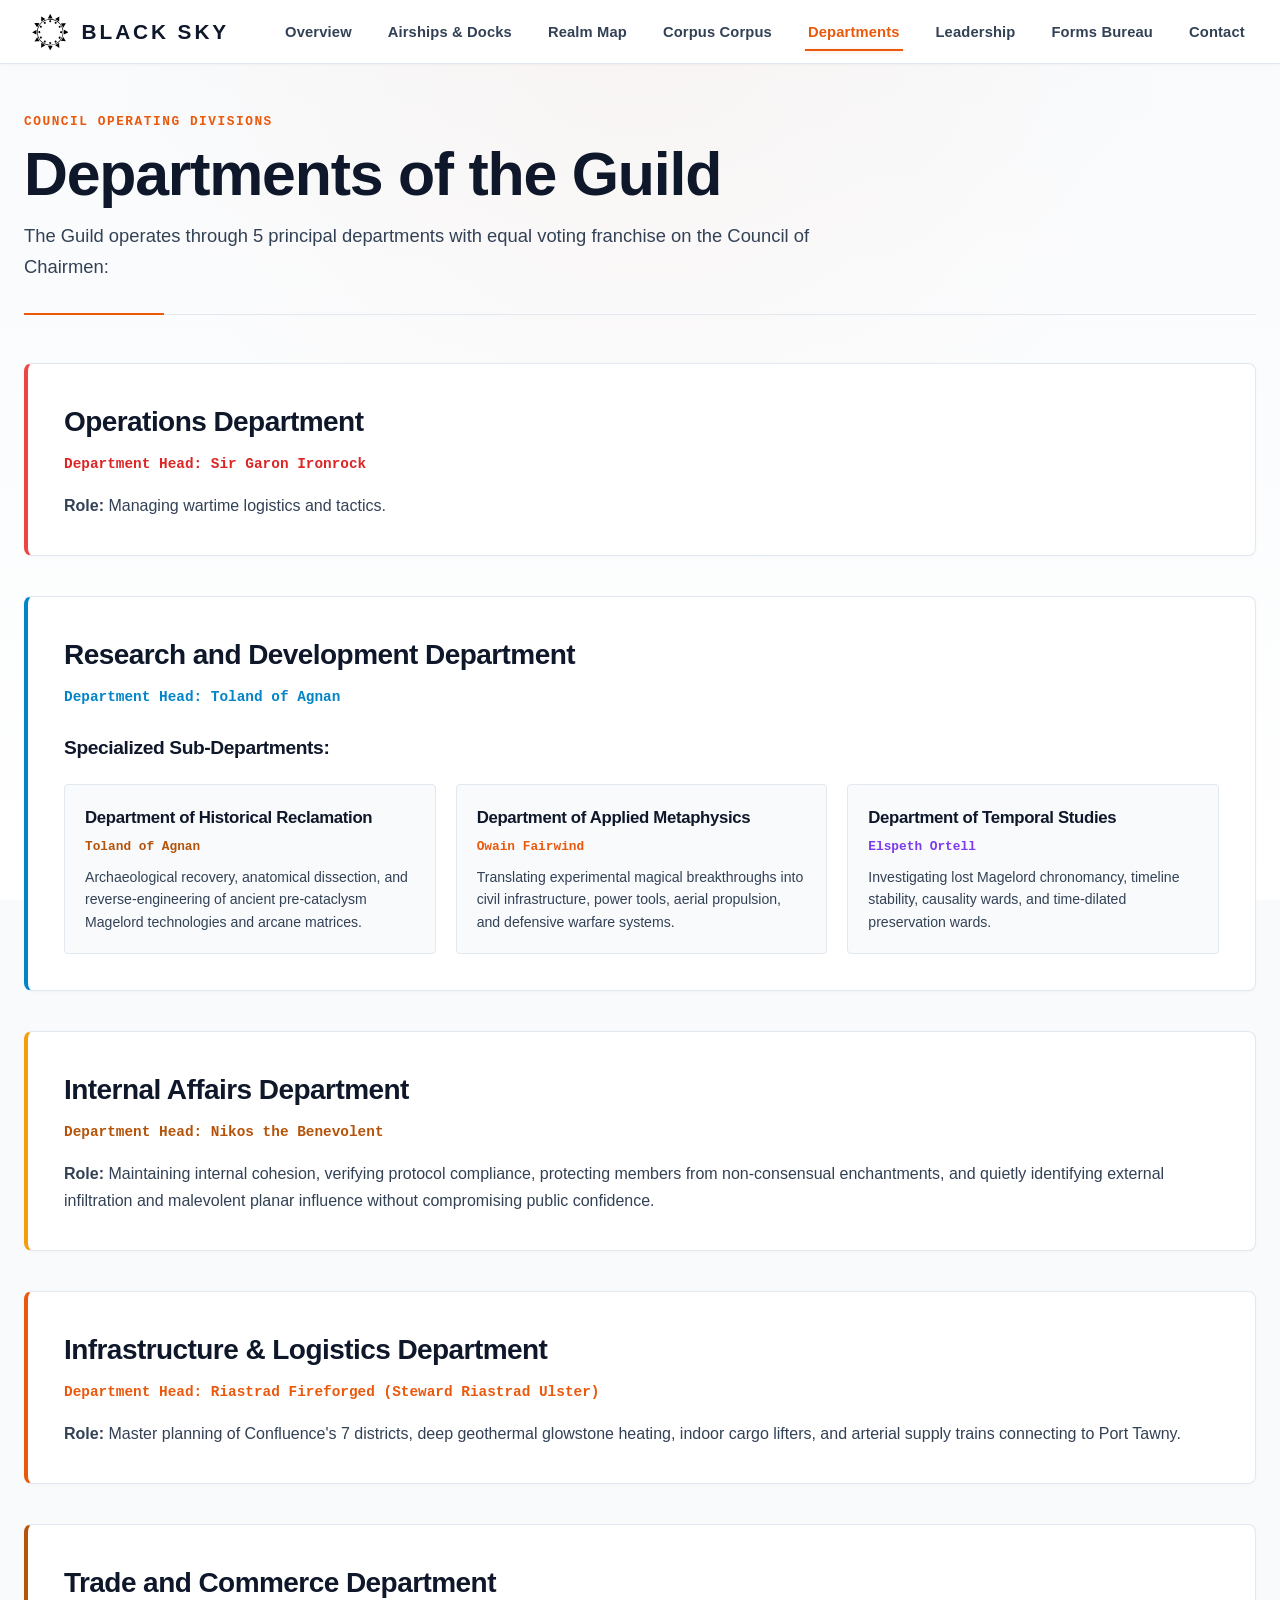
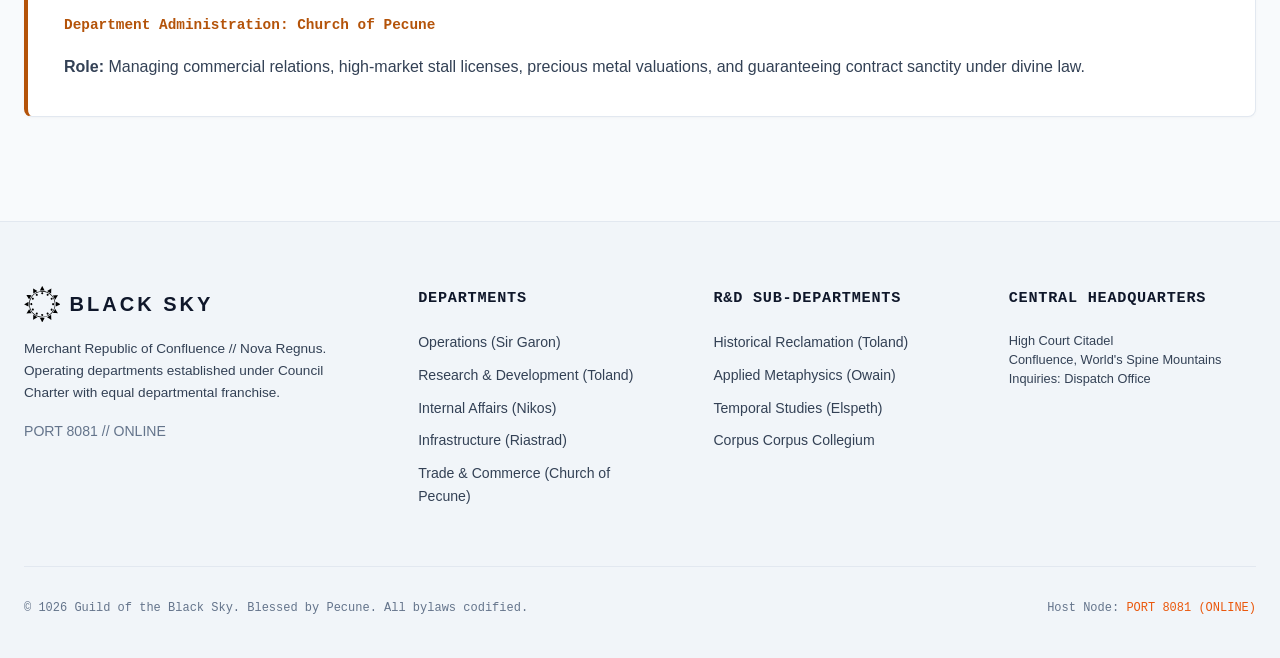
<file: public/departments.html>
<!DOCTYPE html>
<html lang="en">
<head>
  <meta charset="UTF-8">
  <meta name="viewport" content="width=device-width, initial-scale=1.0">
  <title>Operating Departments & Divisions | Guild of the Black Sky</title>
  <meta name="description" content="Official operating departments of the Guild of the Black Sky: Operations, Research & Development, Infrastructure & Logistics, Trade & Commerce, and Internal Affairs.">
  <link rel="stylesheet" href="css/style.css?v=2.1-clean">
</head>
<body>

  <!-- Main Navigation -->
  <header class="navbar">
    <div class="nav-container">
      <a href="index.html" class="brand" aria-label="Guild of the Black Sky Home">
        <div class="brand-logo-mark" aria-hidden="true">
          <img src="assets/blacksky-logo.svg" alt="Guild of the Black Sky Crest" class="brand-logo-img">
        </div>
        <span class="brand-title">BLACK SKY</span>
      </a>

      <button class="mobile-menu-btn" aria-label="Toggle Navigation Menu" aria-expanded="false">☰</button>

      <nav aria-label="Main Navigation">
        <ul class="nav-links">
          <li><a href="index.html" class="nav-link">Overview</a></li>
          <li><a href="gen3.html" class="nav-link">Airships & Docks</a></li>
          <li><a href="map.html" class="nav-link">Realm Map</a></li>
          <li><a href="spectra.html" class="nav-link">Corpus Corpus</a></li>
          <li><a href="departments.html" class="nav-link active">Departments</a></li>
          <li><a href="staff.html" class="nav-link">Leadership</a></li>
          <li><a href="forms.html" class="nav-link">Forms Bureau</a></li>
          <li><a href="contact.html" class="nav-link">Contact</a></li>
        </ul>
      </nav>
    </div>
  </header>

  <main class="container">
    <header class="page-header">
      <span class="category">Council Operating Divisions</span>
      <h1>Departments of the Guild</h1>
      <p class="page-lead">
        The Guild operates through 5 principal departments with equal voting franchise on the Council of Chairmen:
      </p>
    </header>

    <!-- Department 1: Operations -->
    <section id="operations" style="margin-bottom: 2.5rem;">
      <div style="background: #ffffff; border: 1px solid var(--gobs-border); border-left: 4px solid #ef4444; border-radius: var(--radius-md); padding: 2.25rem; box-shadow: 0 1px 3px rgba(0, 0, 0, 0.03);">
        <h2 style="font-size: 1.75rem; margin-top: 0; margin-bottom: 0.5rem; color: #0f172a;">Operations Department</h2>
        <p style="color: #dc2626; font-family: var(--font-mono); font-size: 0.9rem; font-weight: 700; margin-bottom: 1rem;">
          Department Head: Sir Garon Ironrock
        </p>
        <p style="color: var(--text-secondary); font-size: 1rem; line-height: 1.7; margin: 0;">
          <strong>Role:</strong> Managing wartime logistics and tactics.
        </p>
      </div>
    </section>

    <!-- Department 2: Research and Development -->
    <section id="rnd" style="margin-bottom: 2.5rem;">
      <div style="background: #ffffff; border: 1px solid var(--gobs-border); border-left: 4px solid var(--accent-cyan); border-radius: var(--radius-md); padding: 2.25rem; box-shadow: 0 1px 3px rgba(0, 0, 0, 0.03);">
        <h2 style="font-size: 1.75rem; margin-top: 0; margin-bottom: 0.5rem; color: #0f172a;">Research and Development Department</h2>
        <p style="color: var(--bksy-blue); font-family: var(--font-mono); font-size: 0.9rem; font-weight: 700; margin-bottom: 1.5rem;">
          Department Head: Toland of Agnan
        </p>

        <h3 style="font-size: 1.2rem; margin-bottom: 1.25rem; color: #0f172a;">Specialized Sub-Departments:</h3>
        
        <div style="display: grid; grid-template-columns: repeat(auto-fit, minmax(290px, 1fr)); gap: 1.25rem;">
          
          <!-- Sub-Dept 1: Historical Reclamation -->
          <div style="background: #f8fafc; border: 1px solid var(--gobs-border); padding: 1.25rem; border-radius: var(--radius-sm);">
            <h4 style="color: #0f172a; margin-bottom: 0.35rem; font-size: 1.05rem;">Department of Historical Reclamation</h4>
            <p style="font-family: var(--font-mono); font-size: 0.8rem; color: var(--accent-gold); font-weight: 600; margin-bottom: 0.5rem;">Toland of Agnan</p>
            <p style="font-size: 0.88rem; color: var(--text-secondary); line-height: 1.6; margin: 0;">
              Archaeological recovery, anatomical dissection, and reverse-engineering of ancient pre-cataclysm Magelord technologies and arcane matrices.
            </p>
          </div>

          <!-- Sub-Dept 2: Applied Metaphysics -->
          <div style="background: #f8fafc; border: 1px solid var(--gobs-border); padding: 1.25rem; border-radius: var(--radius-sm);">
            <h4 style="color: #0f172a; margin-bottom: 0.35rem; font-size: 1.05rem;">Department of Applied Metaphysics</h4>
            <p style="font-family: var(--font-mono); font-size: 0.8rem; color: var(--gobs-orange); font-weight: 600; margin-bottom: 0.5rem;">Owain Fairwind</p>
            <p style="font-size: 0.88rem; color: var(--text-secondary); line-height: 1.6; margin: 0;">
              Translating experimental magical breakthroughs into civil infrastructure, power tools, aerial propulsion, and defensive warfare systems.
            </p>
          </div>

          <!-- Sub-Dept 3: Temporal Studies -->
          <div style="background: #f8fafc; border: 1px solid var(--gobs-border); padding: 1.25rem; border-radius: var(--radius-sm);">
            <h4 style="color: #0f172a; margin-bottom: 0.35rem; font-size: 1.05rem;">Department of Temporal Studies</h4>
            <p style="font-family: var(--font-mono); font-size: 0.8rem; color: #7c3aed; font-weight: 600; margin-bottom: 0.5rem;">Elspeth Ortell</p>
            <p style="font-size: 0.88rem; color: var(--text-secondary); line-height: 1.6; margin: 0;">
              Investigating lost Magelord chronomancy, timeline stability, causality wards, and time-dilated preservation wards.
            </p>
          </div>

        </div>
      </div>
    </section>

    <!-- Department 3: Internal Affairs -->
    <section id="internal-affairs" style="margin-bottom: 2.5rem;">
      <div style="background: #ffffff; border: 1px solid var(--gobs-border); border-left: 4px solid #f59e0b; border-radius: var(--radius-md); padding: 2.25rem; box-shadow: 0 1px 3px rgba(0, 0, 0, 0.03);">
        <h2 style="font-size: 1.75rem; margin-top: 0; margin-bottom: 0.5rem; color: #0f172a;">Internal Affairs Department</h2>
        <p style="color: #b45309; font-family: var(--font-mono); font-size: 0.9rem; font-weight: 700; margin-bottom: 1rem;">
          Department Head: Nikos the Benevolent
        </p>
        <p style="color: var(--text-secondary); font-size: 1rem; line-height: 1.7; margin: 0;">
          <strong>Role:</strong> Maintaining internal cohesion, verifying protocol compliance, protecting members from non-consensual enchantments, and quietly identifying external infiltration and malevolent planar influence without compromising public confidence.
        </p>
      </div>
    </section>

    <!-- Department 4: Infrastructure and Logistics -->
    <section id="infrastructure" style="margin-bottom: 2.5rem;">
      <div style="background: #ffffff; border: 1px solid var(--gobs-border); border-left: 4px solid var(--gobs-orange); border-radius: var(--radius-md); padding: 2.25rem; box-shadow: 0 1px 3px rgba(0, 0, 0, 0.03);">
        <h2 style="font-size: 1.75rem; margin-top: 0; margin-bottom: 0.5rem; color: #0f172a;">Infrastructure & Logistics Department</h2>
        <p style="color: var(--gobs-orange); font-family: var(--font-mono); font-size: 0.9rem; font-weight: 700; margin-bottom: 1rem;">
          Department Head: Riastrad Fireforged (Steward Riastrad Ulster)
        </p>
        <p style="color: var(--text-secondary); font-size: 1rem; line-height: 1.7; margin: 0;">
          <strong>Role:</strong> Master planning of Confluence's 7 districts, deep geothermal glowstone heating, indoor cargo lifters, and arterial supply trains connecting to Port Tawny.
        </p>
      </div>
    </section>

    <!-- Department 5: Trade and Commerce -->
    <section id="trade" style="margin-bottom: 3.5rem;">
      <div style="background: #ffffff; border: 1px solid var(--gobs-border); border-left: 4px solid var(--accent-gold); border-radius: var(--radius-md); padding: 2.25rem; box-shadow: 0 1px 3px rgba(0, 0, 0, 0.03);">
        <h2 style="font-size: 1.75rem; margin-top: 0; margin-bottom: 0.5rem; color: #0f172a;">Trade and Commerce Department</h2>
        <p style="color: var(--accent-gold); font-family: var(--font-mono); font-size: 0.9rem; font-weight: 700; margin-bottom: 1rem;">
          Department Administration: Church of Pecune
        </p>
        <p style="color: var(--text-secondary); font-size: 1rem; line-height: 1.7; margin: 0;">
          <strong>Role:</strong> Managing commercial relations, high-market stall licenses, precious metal valuations, and guaranteeing contract sanctity under divine law.
        </p>
      </div>
    </section>
  </main>

  <!-- Corporate Footer -->
  <footer>
    <div class="footer-grid">
      <div>
        <div style="display: flex; align-items: center; gap: 0.6rem; margin-bottom: 1rem;">
          <div class="brand-logo-mark" aria-hidden="true">
            <img src="assets/blacksky-logo.svg" alt="Guild of the Black Sky Crest" class="brand-logo-img">
          </div>
          <span style="font-weight: 900; font-size: 1.25rem; letter-spacing: 0.15em; color: #0f172a;">BLACK SKY</span>
        </div>
        <p style="color: var(--text-secondary); font-size: 0.85rem; line-height: 1.6; margin-bottom: 1rem;">
          Merchant Republic of Confluence // Nova Regnus.<br>
          Operating departments established under Council Charter with equal departmental franchise.
        </p>
        <span class="nyse-badge">PORT 8081 // ONLINE</span>
      </div>

      <div class="footer-col">
        <h4>Departments</h4>
        <ul>
          <li><a href="#operations">Operations (Sir Garon)</a></li>
          <li><a href="#rnd">Research & Development (Toland)</a></li>
          <li><a href="#internal-affairs">Internal Affairs (Nikos)</a></li>
          <li><a href="#infrastructure">Infrastructure (Riastrad)</a></li>
          <li><a href="#trade">Trade & Commerce (Church of Pecune)</a></li>
        </ul>
      </div>

      <div class="footer-col">
        <h4>R&D Sub-Departments</h4>
        <ul>
          <li><a href="#rnd">Historical Reclamation (Toland)</a></li>
          <li><a href="#rnd">Applied Metaphysics (Owain)</a></li>
          <li><a href="#rnd">Temporal Studies (Elspeth)</a></li>
          <li><a href="spectra.html">Corpus Corpus Collegium</a></li>
        </ul>
      </div>

      <div class="footer-col">
        <h4>Central Headquarters</h4>
        <p style="color: var(--text-secondary); font-size: 0.8rem; line-height: 1.5;">
          High Court Citadel<br>
          Confluence, World's Spine Mountains<br>
          Inquiries: <a href="contact.html">Dispatch Office</a>
        </p>
      </div>
    </div>

    <div class="footer-bottom">
      <div>© 1026 Guild of the Black Sky. Blessed by Pecune. All bylaws codified.</div>
      <div>Host Node: <span style="color: var(--gobs-orange);">PORT 8081 (ONLINE)</span></div>
    </div>
  </footer>

  <script src="js/app.js?v=2.0-light"></script>
</body>
</html>
</file>
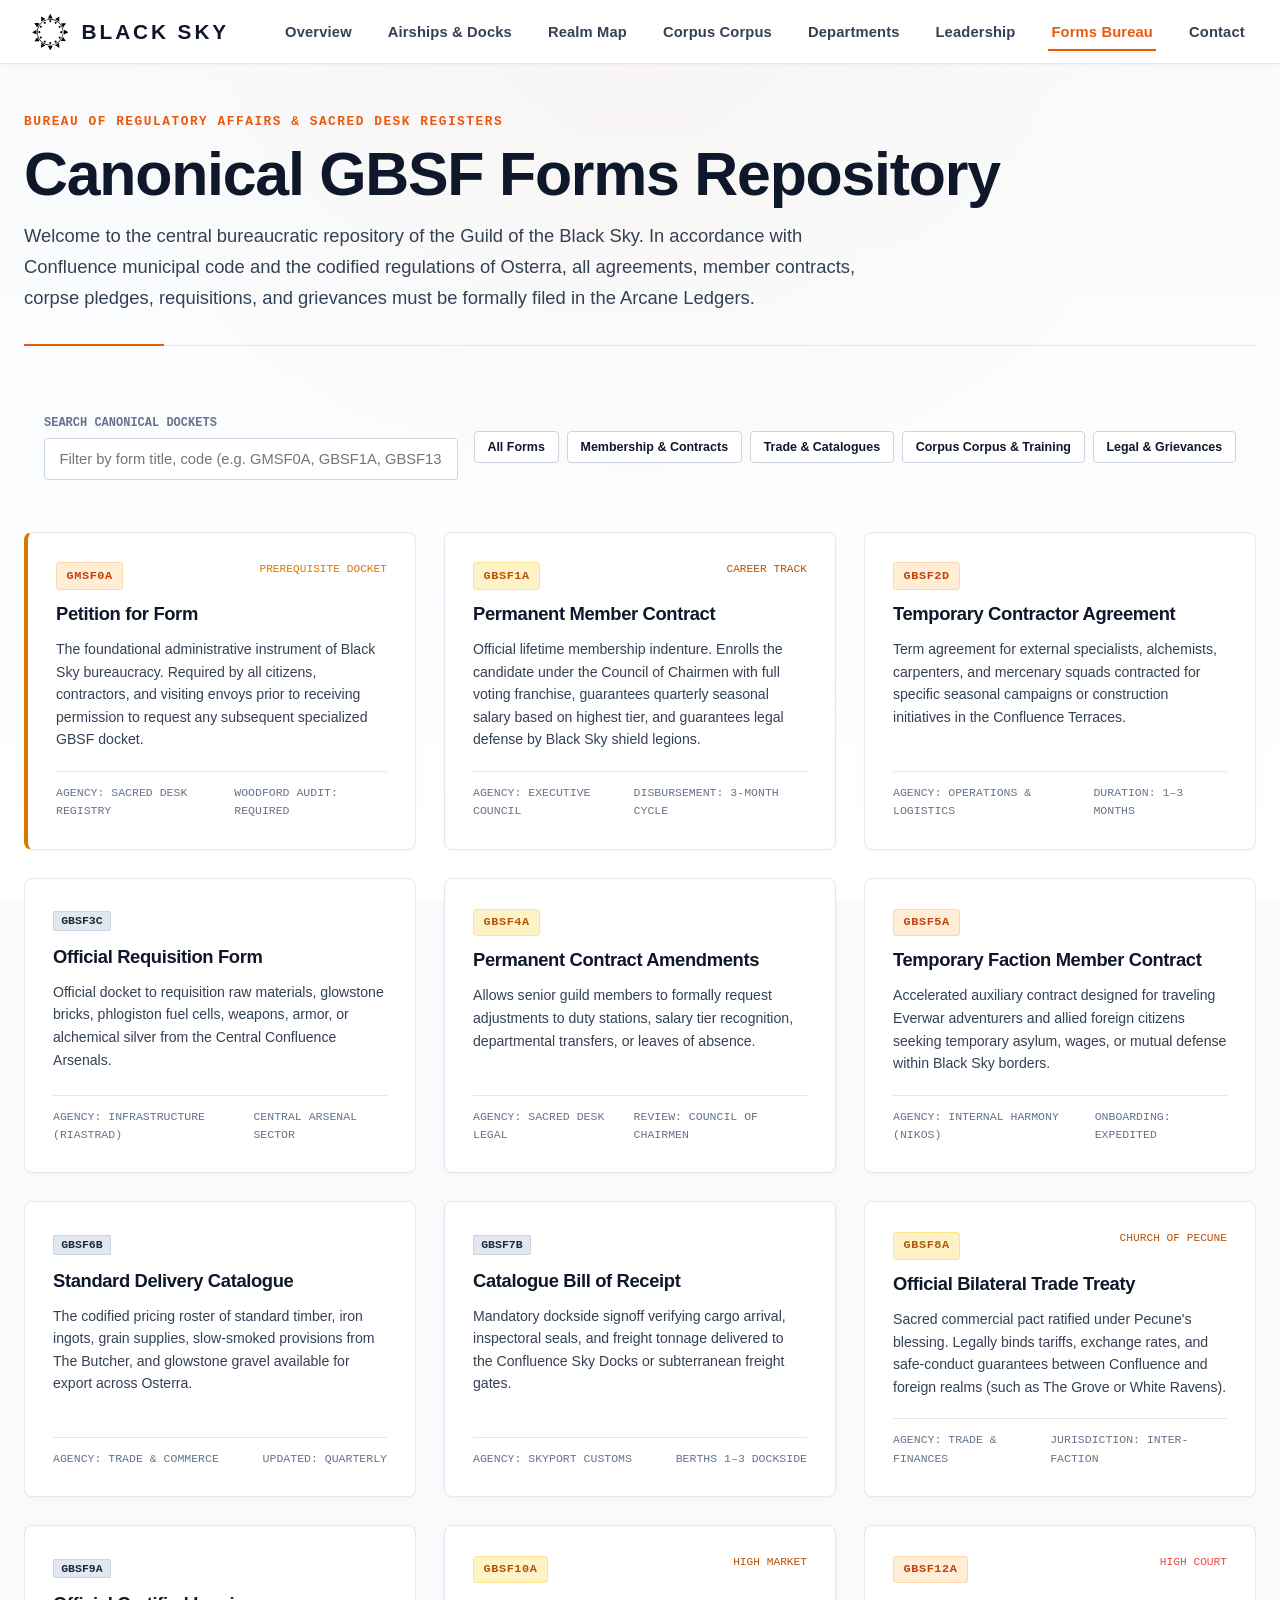
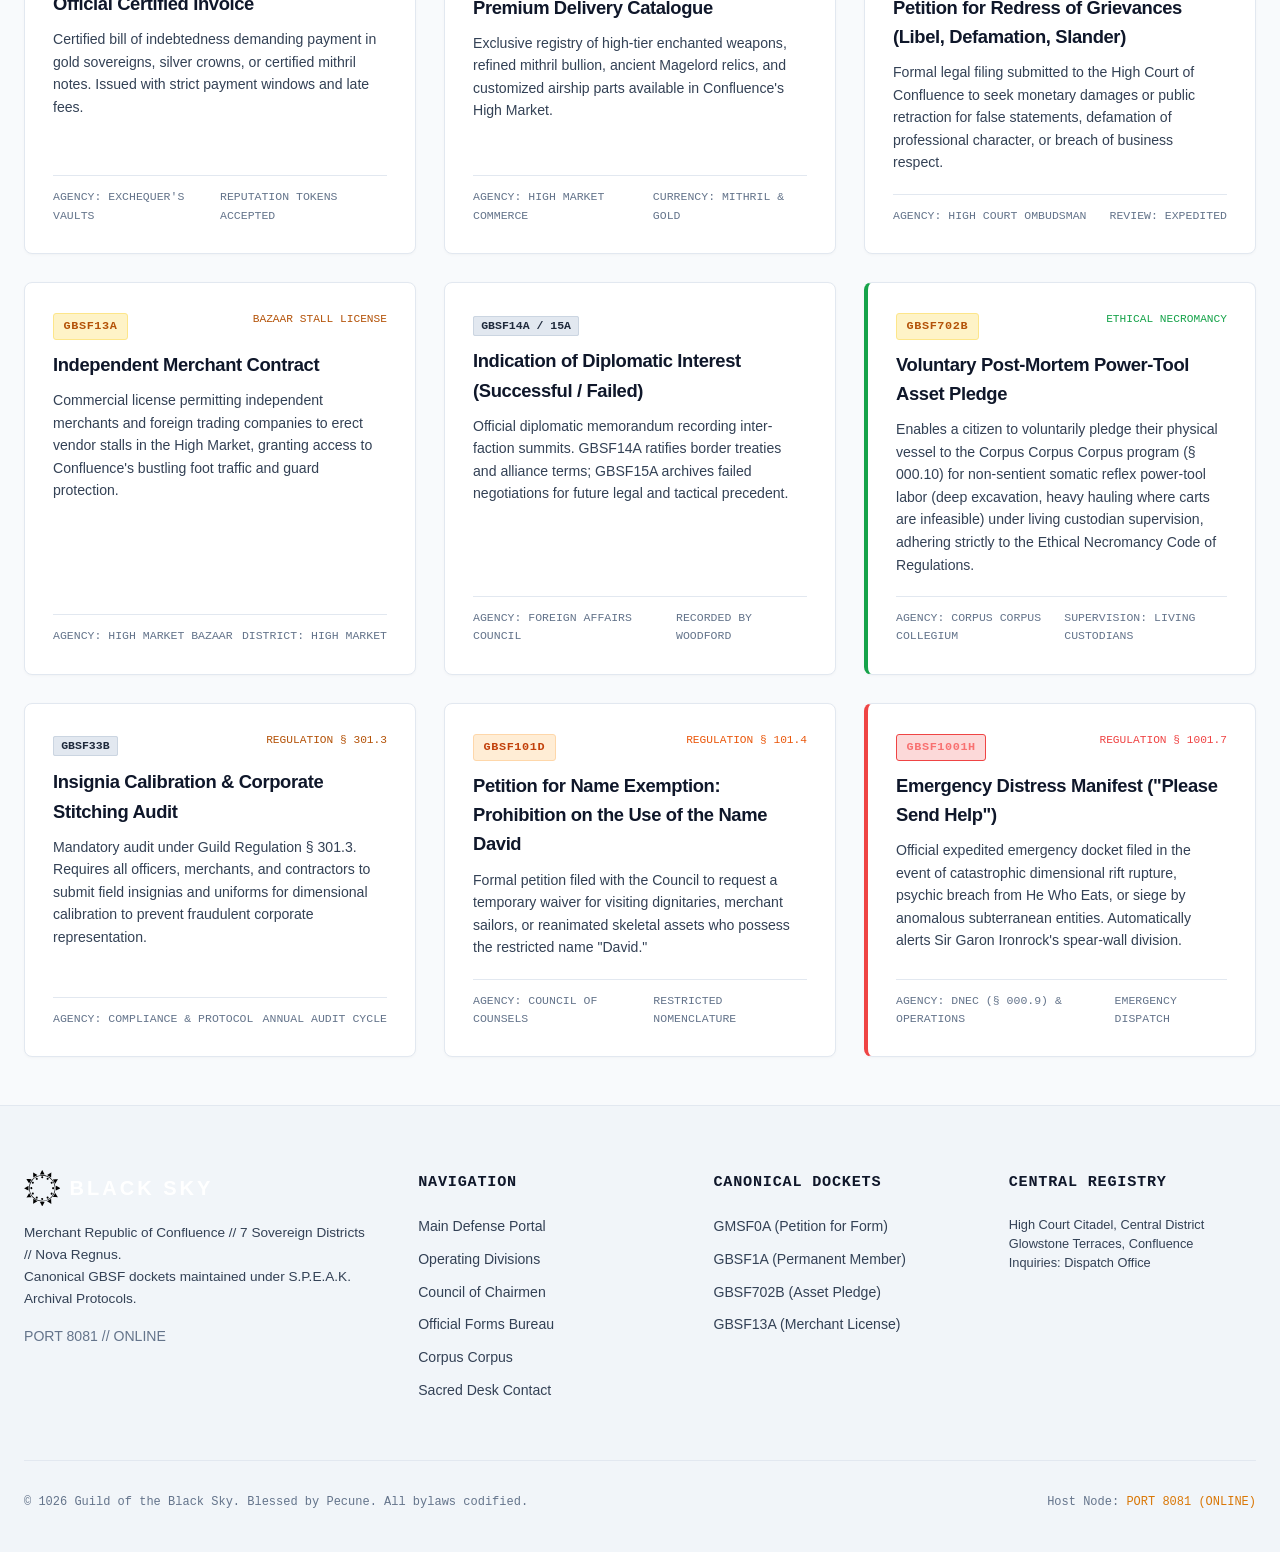
<file: public/forms.html>
<!DOCTYPE html>
<html lang="en">
<head>
  <meta charset="UTF-8">
  <meta name="viewport" content="width=device-width, initial-scale=1.0">
  <title>Official Forms Bureau (GBSF Registers) | Guild of the Black Sky</title>
  <meta name="description" content="Central bureaucratic registry of the Guild of the Black Sky. Download and file canonical GBSF forms: contracts, requisitions, trade agreements, and post-mortem pledges.">
  <link rel="stylesheet" href="css/style.css?v=2.1-clean">
</head>
<body>

  <!-- Main Navigation -->
  <header class="navbar">
    <div class="nav-container">
      <a href="index.html" class="brand" aria-label="Guild of the Black Sky Home">
        <div class="brand-logo-mark" aria-hidden="true">
          <img src="assets/blacksky-logo.svg" alt="Guild of the Black Sky Crest" class="brand-logo-img">
        </div>
        <span class="brand-title">BLACK SKY</span>
      </a>

      <button class="mobile-menu-btn" aria-label="Toggle Navigation Menu" aria-expanded="false">☰</button>

      <nav aria-label="Main Navigation">
        <ul class="nav-links">
          <li><a href="index.html" class="nav-link">Overview</a></li>
          <li><a href="gen3.html" class="nav-link">Airships & Docks</a></li>
          <li><a href="map.html" class="nav-link">Realm Map</a></li>
          <li><a href="spectra.html" class="nav-link">Corpus Corpus</a></li>
          <li><a href="departments.html" class="nav-link">Departments</a></li>
          <li><a href="staff.html" class="nav-link">Leadership</a></li>
          <li><a href="forms.html" class="nav-link active">Forms Bureau</a></li>
          <li><a href="contact.html" class="nav-link">Contact</a></li>
        </ul>
      </nav>
    </div>
  </header>

  <main class="container">
    <header class="page-header">
      <span class="category">Bureau of Regulatory Affairs & Sacred Desk Registers</span>
      <h1>Canonical GBSF Forms Repository</h1>
      <p class="page-lead">
        Welcome to the central bureaucratic repository of the Guild of the Black Sky. In accordance with Confluence municipal code 
        and the codified regulations of Osterra, all agreements, member contracts, corpse pledges, requisitions, and grievances 
        must be formally filed in the Arcane Ledgers.
      </p>
    </header>

    <!-- Interactive Filter & Search Bar -->
    <div style="background: var(--bg-card); border: 1px solid var(--border-tactical); padding: 1.25rem; border-radius: var(--radius-md); margin-bottom: 2rem; display: flex; flex-wrap: wrap; gap: 1rem; justify-content: space-between; align-items: center;">
      <div style="flex: 1; min-width: 260px;">
        <label for="formSearchInput" style="margin-bottom: 0.25rem; font-size: 0.75rem; color: var(--text-muted); text-transform: uppercase; font-family: var(--font-mono);">Search Canonical Dockets</label>
        <input type="text" id="formSearchInput" placeholder="Filter by form title, code (e.g. GMSF0A, GBSF1A, GBSF13A, 702B)...">
      </div>
      <div style="display: flex; gap: 0.5rem; flex-wrap: wrap;">
        <button type="button" class="btn btn-secondary filter-btn active" data-filter="all" style="font-size: 0.78rem; padding: 0.5rem 0.8rem;">All Forms</button>
        <button type="button" class="btn btn-secondary filter-btn" data-filter="membership" style="font-size: 0.78rem; padding: 0.5rem 0.8rem;">Membership & Contracts</button>
        <button type="button" class="btn btn-secondary filter-btn" data-filter="trade" style="font-size: 0.78rem; padding: 0.5rem 0.8rem;">Trade & Catalogues</button>
        <button type="button" class="btn btn-secondary filter-btn" data-filter="corpus" style="font-size: 0.78rem; padding: 0.5rem 0.8rem;">Corpus Corpus & Training</button>
        <button type="button" class="btn btn-secondary filter-btn" data-filter="legal" style="font-size: 0.78rem; padding: 0.5rem 0.8rem;">Legal & Grievances</button>
      </div>
    </div>

    <!-- Forms Catalog Grid -->
    <div class="form-catalog-grid" id="formsContainer">

      <!-- GMSF0A: Petition for Form -->
      <article class="form-card" data-category="legal" style="border-left: 4px solid var(--gobs-orange-bright);">
        <div>
          <span class="badge-orange">GMSF0A</span>
          <span style="float: right; font-family: var(--font-mono); font-size: 0.7rem; color: var(--gobs-orange-bright);">PREREQUISITE DOCKET</span>
          <h3>Petition for Form</h3>
          <p class="form-purpose">
            The foundational administrative instrument of Black Sky bureaucracy. Required by all citizens, contractors, and visiting envoys prior to receiving permission to request any subsequent specialized GBSF docket.
          </p>
        </div>
        <div>
          <div class="form-meta">
            <span>AGENCY: SACRED DESK REGISTRY</span>
            <span>WOODFORD AUDIT: REQUIRED</span>
          </div>
        </div>
      </article>

      <!-- GBSF1A: Permanent Member Contract -->
      <article class="form-card" data-category="membership">
        <div>
          <span class="badge-gold">GBSF1A</span>
          <span style="float: right; font-family: var(--font-mono); font-size: 0.7rem; color: var(--accent-gold);">CAREER TRACK</span>
          <h3>Permanent Member Contract</h3>
          <p class="form-purpose">
            Official lifetime membership indenture. Enrolls the candidate under the Council of Chairmen with full voting franchise, guarantees quarterly seasonal salary based on highest tier, and guarantees legal defense by Black Sky shield legions.
          </p>
        </div>
        <div>
          <div class="form-meta">
            <span>AGENCY: EXECUTIVE COUNCIL</span>
            <span>DISBURSEMENT: 3-MONTH CYCLE</span>
          </div>
        </div>
      </article>

      <!-- GBSF2D: Temporary Contract -->
      <article class="form-card" data-category="membership">
        <div>
          <span class="badge-orange">GBSF2D</span>
          <h3>Temporary Contractor Agreement</h3>
          <p class="form-purpose">
            Term agreement for external specialists, alchemists, carpenters, and mercenary squads contracted for specific seasonal campaigns or construction initiatives in the Confluence Terraces.
          </p>
        </div>
        <div>
          <div class="form-meta">
            <span>AGENCY: OPERATIONS & LOGISTICS</span>
            <span>DURATION: 1–3 MONTHS</span>
          </div>
        </div>
      </article>

      <!-- GBSF3C: Requisition Form -->
      <article class="form-card" data-category="trade">
        <div>
          <span class="badge-hex">GBSF3C</span>
          <h3>Official Requisition Form</h3>
          <p class="form-purpose">
            Official docket to requisition raw materials, glowstone bricks, phlogiston fuel cells, weapons, armor, or alchemical silver from the Central Confluence Arsenals.
          </p>
        </div>
        <div>
          <div class="form-meta">
            <span>AGENCY: INFRASTRUCTURE (RIASTRAD)</span>
            <span>CENTRAL ARSENAL SECTOR</span>
          </div>
        </div>
      </article>

      <!-- GBSF4A: Permanent Contract Amendments -->
      <article class="form-card" data-category="membership">
        <div>
          <span class="badge-gold">GBSF4A</span>
          <h3>Permanent Contract Amendments</h3>
          <p class="form-purpose">
            Allows senior guild members to formally request adjustments to duty stations, salary tier recognition, departmental transfers, or leaves of absence.
          </p>
        </div>
        <div>
          <div class="form-meta">
            <span>AGENCY: SACRED DESK LEGAL</span>
            <span>REVIEW: COUNCIL OF CHAIRMEN</span>
          </div>
        </div>
      </article>

      <!-- GBSF5A: Temp FactionMember Contract -->
      <article class="form-card" data-category="membership">
        <div>
          <span class="badge-orange">GBSF5A</span>
          <h3>Temporary Faction Member Contract</h3>
          <p class="form-purpose">
            Accelerated auxiliary contract designed for traveling Everwar adventurers and allied foreign citizens seeking temporary asylum, wages, or mutual defense within Black Sky borders.
          </p>
        </div>
        <div>
          <div class="form-meta">
            <span>AGENCY: INTERNAL HARMONY (NIKOS)</span>
            <span>ONBOARDING: EXPEDITED</span>
          </div>
        </div>
      </article>

      <!-- GBSF6B: Standard Catalogue -->
      <article class="form-card" data-category="trade">
        <div>
          <span class="badge-hex">GBSF6B</span>
          <h3>Standard Delivery Catalogue</h3>
          <p class="form-purpose">
            The codified pricing roster of standard timber, iron ingots, grain supplies, slow-smoked provisions from The Butcher, and glowstone gravel available for export across Osterra.
          </p>
        </div>
        <div>
          <div class="form-meta">
            <span>AGENCY: TRADE & COMMERCE</span>
            <span>UPDATED: QUARTERLY</span>
          </div>
        </div>
      </article>

      <!-- GBSF7B: Catalogue Bill of Receipt -->
      <article class="form-card" data-category="trade">
        <div>
          <span class="badge-hex">GBSF7B</span>
          <h3>Catalogue Bill of Receipt</h3>
          <p class="form-purpose">
            Mandatory dockside signoff verifying cargo arrival, inspectoral seals, and freight tonnage delivered to the Confluence Sky Docks or subterranean freight gates.
          </p>
        </div>
        <div>
          <div class="form-meta">
            <span>AGENCY: SKYPORT CUSTOMS</span>
            <span>BERTHS 1–3 DOCKSIDE</span>
          </div>
        </div>
      </article>

      <!-- GBSF8A: Official Trade Form -->
      <article class="form-card" data-category="trade">
        <div>
          <span class="badge-gold">GBSF8A</span>
          <span style="float: right; font-family: var(--font-mono); font-size: 0.7rem; color: var(--accent-gold);">CHURCH OF PECUNE</span>
          <h3>Official Bilateral Trade Treaty</h3>
          <p class="form-purpose">
            Sacred commercial pact ratified under Pecune's blessing. Legally binds tariffs, exchange rates, and safe-conduct guarantees between Confluence and foreign realms (such as The Grove or White Ravens).
          </p>
        </div>
        <div>
          <div class="form-meta">
            <span>AGENCY: TRADE & FINANCES</span>
            <span>JURISDICTION: INTER-FACTION</span>
          </div>
        </div>
      </article>

      <!-- GBSF9A: Invoice -->
      <article class="form-card" data-category="trade">
        <div>
          <span class="badge-hex">GBSF9A</span>
          <h3>Official Certified Invoice</h3>
          <p class="form-purpose">
            Certified bill of indebtedness demanding payment in gold sovereigns, silver crowns, or certified mithril notes. Issued with strict payment windows and late fees.
          </p>
        </div>
        <div>
          <div class="form-meta">
            <span>AGENCY: EXCHEQUER'S VAULTS</span>
            <span>REPUTATION TOKENS ACCEPTED</span>
          </div>
        </div>
      </article>

      <!-- GBSF10A: Premium Catalogue -->
      <article class="form-card" data-category="trade">
        <div>
          <span class="badge-gold">GBSF10A</span>
          <span style="float: right; font-family: var(--font-mono); font-size: 0.7rem; color: var(--accent-gold);">HIGH MARKET</span>
          <h3>Premium Delivery Catalogue</h3>
          <p class="form-purpose">
            Exclusive registry of high-tier enchanted weapons, refined mithril bullion, ancient Magelord relics, and customized airship parts available in Confluence's High Market.
          </p>
        </div>
        <div>
          <div class="form-meta">
            <span>AGENCY: HIGH MARKET COMMERCE</span>
            <span>CURRENCY: MITHRIL & GOLD</span>
          </div>
        </div>
      </article>

      <!-- GBSF12A: Petition for Redress of Grievances -->
      <article class="form-card" data-category="legal">
        <div>
          <span class="badge-orange">GBSF12A</span>
          <span style="float: right; font-family: var(--font-mono); font-size: 0.7rem; color: #ef4444;">HIGH COURT</span>
          <h3>Petition for Redress of Grievances (Libel, Defamation, Slander)</h3>
          <p class="form-purpose">
            Formal legal filing submitted to the High Court of Confluence to seek monetary damages or public retraction for false statements, defamation of professional character, or breach of business respect.
          </p>
        </div>
        <div>
          <div class="form-meta">
            <span>AGENCY: HIGH COURT OMBUDSMAN</span>
            <span>REVIEW: EXPEDITED</span>
          </div>
        </div>
      </article>

      <!-- GBSF13A: Merchant Contract -->
      <article class="form-card" data-category="trade">
        <div>
          <span class="badge-gold">GBSF13A</span>
          <span style="float: right; font-family: var(--font-mono); font-size: 0.7rem; color: var(--accent-gold);">BAZAAR STALL LICENSE</span>
          <h3>Independent Merchant Contract</h3>
          <p class="form-purpose">
            Commercial license permitting independent merchants and foreign trading companies to erect vendor stalls in the High Market, granting access to Confluence's bustling foot traffic and guard protection.
          </p>
        </div>
        <div>
          <div class="form-meta">
            <span>AGENCY: HIGH MARKET BAZAAR</span>
            <span>DISTRICT: HIGH MARKET</span>
          </div>
        </div>
      </article>

      <!-- GBSF14A / 15A: Diplomatic Interest -->
      <article class="form-card" data-category="legal">
        <div>
          <span class="badge-hex">GBSF14A / 15A</span>
          <h3>Indication of Diplomatic Interest (Successful / Failed)</h3>
          <p class="form-purpose">
            Official diplomatic memorandum recording inter-faction summits. GBSF14A ratifies border treaties and alliance terms; GBSF15A archives failed negotiations for future legal and tactical precedent.
          </p>
        </div>
        <div>
          <div class="form-meta">
            <span>AGENCY: FOREIGN AFFAIRS COUNCIL</span>
            <span>RECORDED BY WOODFORD</span>
          </div>
        </div>
      </article>

      <!-- GBSF702B: Corpus Corpus Corpus -->
      <article class="form-card" data-category="corpus" style="border-left: 4px solid var(--accent-green);">
        <div>
          <span class="badge-gold">GBSF702B</span>
          <span style="float: right; font-family: var(--font-mono); font-size: 0.7rem; color: var(--accent-green);">ETHICAL NECROMANCY</span>
          <h3>Voluntary Post-Mortem Power-Tool Asset Pledge</h3>
          <p class="form-purpose">
            Enables a citizen to voluntarily pledge their physical vessel to the Corpus Corpus Corpus program (§ 000.10) for non-sentient somatic reflex power-tool labor (deep excavation, heavy hauling where carts are infeasible) under living custodian supervision, adhering strictly to the Ethical Necromancy Code of Regulations.
          </p>
        </div>
        <div>
          <div class="form-meta">
            <span>AGENCY: CORPUS CORPUS COLLEGIUM</span>
            <span>SUPERVISION: LIVING CUSTODIANS</span>
          </div>
        </div>
      </article>

      <!-- GBSF33B: Insignia Calibration -->
      <article class="form-card" data-category="legal">
        <div>
          <span class="badge-hex">GBSF33B</span>
          <span style="float: right; font-family: var(--font-mono); font-size: 0.7rem; color: var(--accent-gold);">REGULATION § 301.3</span>
          <h3>Insignia Calibration & Corporate Stitching Audit</h3>
          <p class="form-purpose">
            Mandatory audit under Guild Regulation § 301.3. Requires all officers, merchants, and contractors to submit field insignias and uniforms for dimensional calibration to prevent fraudulent corporate representation.
          </p>
        </div>
        <div>
          <div class="form-meta">
            <span>AGENCY: COMPLIANCE & PROTOCOL</span>
            <span>ANNUAL AUDIT CYCLE</span>
          </div>
        </div>
      </article>

      <!-- GBSF101D: David Waiver -->
      <article class="form-card" data-category="legal">
        <div>
          <span class="badge-orange">GBSF101D</span>
          <span style="float: right; font-family: var(--font-mono); font-size: 0.7rem; color: var(--accent-orange);">REGULATION § 101.4</span>
          <h3>Petition for Name Exemption: Prohibition on the Use of the Name David</h3>
          <p class="form-purpose">
            Formal petition filed with the Council to request a temporary waiver for visiting dignitaries, merchant sailors, or reanimated skeletal assets who possess the restricted name "David."
          </p>
        </div>
        <div>
          <div class="form-meta">
            <span>AGENCY: COUNCIL OF COUNSELS</span>
            <span>RESTRICTED NOMENCLATURE</span>
          </div>
        </div>
      </article>

      <!-- GBSF1001H: Emergency Distress Manifest -->
      <article class="form-card" data-category="legal" style="border-left: 4px solid #ef4444;">
        <div>
          <span class="badge-orange" style="background: rgba(239, 68, 68, 0.2); color: #f87171; border-color: #ef4444;">GBSF1001H</span>
          <span style="float: right; font-family: var(--font-mono); font-size: 0.7rem; color: #ef4444;">REGULATION § 1001.7</span>
          <h3>Emergency Distress Manifest ("Please Send Help")</h3>
          <p class="form-purpose">
            Official expedited emergency docket filed in the event of catastrophic dimensional rift rupture, psychic breach from He Who Eats, or siege by anomalous subterranean entities. Automatically alerts Sir Garon Ironrock's spear-wall division.
          </p>
        </div>
        <div>
          <div class="form-meta">
            <span>AGENCY: DNEC (§ 000.9) & OPERATIONS</span>
            <span>EMERGENCY DISPATCH</span>
          </div>
        </div>
      </article>

    </div>
  </main>

  <!-- Corporate Footer -->
  <footer>
    <div class="footer-grid">
      <div>
        <div style="display: flex; align-items: center; gap: 0.6rem; margin-bottom: 1rem;">
          <div class="brand-logo-mark" aria-hidden="true">
            <img src="assets/blacksky-logo.svg" alt="Guild of the Black Sky Crest" class="brand-logo-img">
          </div>
          <span style="font-weight: 900; font-size: 1.25rem; letter-spacing: 0.15em; color: #ffffff;">BLACK SKY</span>
        </div>
        <p style="color: var(--text-secondary); font-size: 0.85rem; line-height: 1.6; margin-bottom: 1rem;">
          Merchant Republic of Confluence // 7 Sovereign Districts // Nova Regnus.<br>
          Canonical GBSF dockets maintained under S.P.E.A.K. Archival Protocols.
        </p>
        <span class="nyse-badge">PORT 8081 // ONLINE</span>
      </div>
      <div class="footer-col">
        <h4>Navigation</h4>
        <ul>
          <li><a href="index.html">Main Defense Portal</a></li>
          <li><a href="departments.html">Operating Divisions</a></li>
          <li><a href="staff.html">Council of Chairmen</a></li>
          <li><a href="forms.html">Official Forms Bureau</a></li>
          <li><a href="spectra.html">Corpus Corpus</a></li>
          <li><a href="contact.html">Sacred Desk Contact</a></li>
        </ul>
      </div>
      <div class="footer-col">
        <h4>Canonical Dockets</h4>
        <ul>
          <li><a href="#" href="#formsContainer">GMSF0A (Petition for Form)</a></li>
          <li><a href="#" href="#formsContainer">GBSF1A (Permanent Member)</a></li>
          <li><a href="#" href="#formsContainer">GBSF702B (Asset Pledge)</a></li>
          <li><a href="#" href="#formsContainer">GBSF13A (Merchant License)</a></li>
        </ul>
      </div>
      <div class="footer-col">
        <h4>Central Registry</h4>
        <p style="color: var(--text-secondary); font-size: 0.8rem; line-height: 1.5;">
          High Court Citadel, Central District<br>
          Glowstone Terraces, Confluence<br>
          Inquiries: <a href="contact.html">Dispatch Office</a>
        </p>
      </div>
    </div>
    <div class="footer-bottom">
      <div>© 1026 Guild of the Black Sky. Blessed by Pecune. All bylaws codified.</div>
      <div>Host Node: <span style="color: var(--gobs-orange-bright);">PORT 8081 (ONLINE)</span></div>
    </div>
  </footer>

  <script src="js/app.js?v=2.0-light"></script>
  <script>
    // Search & Category Filter Script for Forms Catalog
    const searchInput = document.getElementById('formSearchInput');
    const filterBtns = document.querySelectorAll('.filter-btn');
    const formCards = document.querySelectorAll('.form-card');

    function filterForms() {
      const query = (searchInput?.value || '').toLowerCase().trim();
      const activeBtn = document.querySelector('.filter-btn.active');
      const activeCat = activeBtn?.getAttribute('data-filter') || 'all';

      formCards.forEach(card => {
        const text = card.textContent.toLowerCase();
        const cat = card.getAttribute('data-category');
        const matchesQuery = !query || text.includes(query);
        const matchesCat = activeCat === 'all' || cat === activeCat;

        if (matchesQuery && matchesCat) {
          card.style.display = 'flex';
        } else {
          card.style.display = 'none';
        }
      });
    }

    if (searchInput) searchInput.addEventListener('input', filterForms);
    filterBtns.forEach(btn => {
      btn.addEventListener('click', () => {
        filterBtns.forEach(b => b.classList.remove('active'));
        btn.classList.add('active');
        filterForms();
      });
    });
  </script>
</body>
</html>
</file>
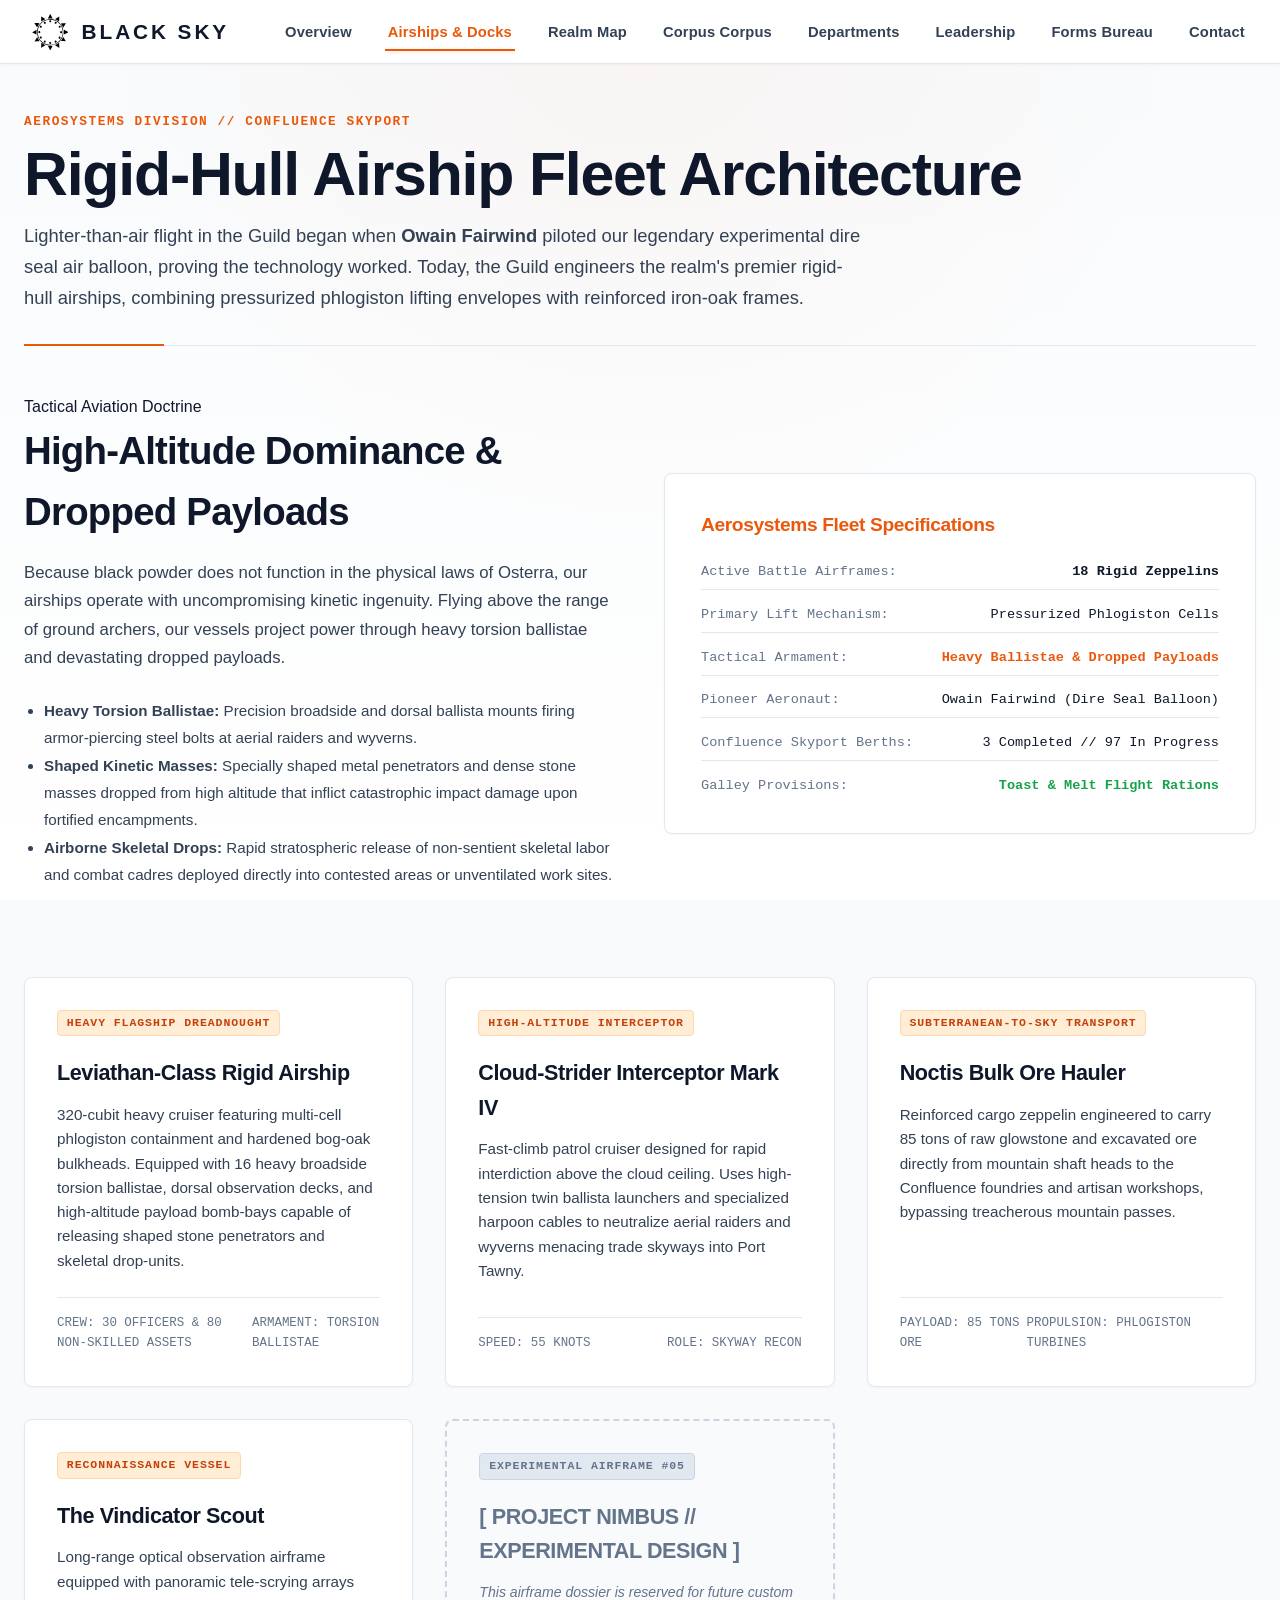
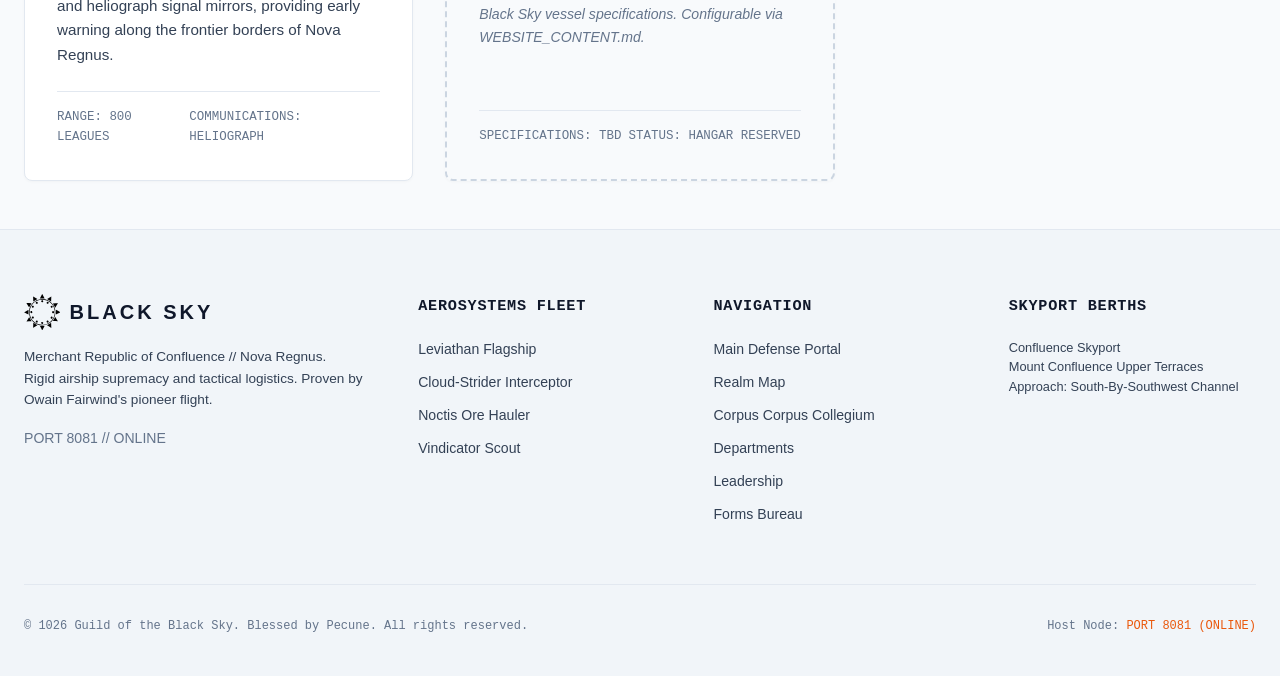
<file: public/gen3.html>
<!DOCTYPE html>
<html lang="en">
<head>
  <meta charset="UTF-8">
  <meta name="viewport" content="width=device-width, initial-scale=1.0">
  <title>Aerosystems & Rigid Airship Fleet | Guild of the Black Sky</title>
  <meta name="description" content="Rigid-hull airship fleet of the Guild of the Black Sky. High-altitude ballistae, dropped kinetic payloads, and airborne skeletal deployments over Osterra.">
  <link rel="stylesheet" href="css/style.css?v=2.1-clean">
</head>
<body>

  <!-- Main Navigation -->
  <header class="navbar">
    <div class="nav-container">
      <a href="index.html" class="brand" aria-label="Guild of the Black Sky Home">
        <div class="brand-logo-mark" aria-hidden="true">
          <img src="assets/blacksky-logo.svg" alt="Guild of the Black Sky Crest" class="brand-logo-img">
        </div>
        <span class="brand-title">BLACK SKY</span>
      </a>

      <button class="mobile-menu-btn" aria-label="Toggle Navigation Menu" aria-expanded="false">☰</button>

      <nav aria-label="Main Navigation">
        <ul class="nav-links">
          <li><a href="index.html" class="nav-link">Overview</a></li>
          <li><a href="gen3.html" class="nav-link active">Airships & Docks</a></li>
          <li><a href="map.html" class="nav-link">Realm Map</a></li>
          <li><a href="spectra.html" class="nav-link">Corpus Corpus</a></li>
          <li><a href="departments.html" class="nav-link">Departments</a></li>
          <li><a href="staff.html" class="nav-link">Leadership</a></li>
          <li><a href="forms.html" class="nav-link">Forms Bureau</a></li>
          <li><a href="contact.html" class="nav-link">Contact</a></li>
        </ul>
      </nav>
    </div>
  </header>

  <main class="container">
    <header class="page-header">
      <span class="category">Aerosystems Division // Confluence Skyport</span>
      <h1>Rigid-Hull Airship Fleet Architecture</h1>
      <p class="page-lead">
        Lighter-than-air flight in the Guild began when <strong>Owain Fairwind</strong> piloted our legendary 
        experimental dire seal air balloon, proving the technology worked. Today, the Guild engineers the realm's premier 
        rigid-hull airships, combining pressurized phlogiston lifting envelopes with reinforced iron-oak frames.
      </p>
    </header>

    <div style="display: grid; grid-template-columns: 1fr 1fr; gap: 3rem; align-items: center; margin-bottom: 4rem;">
      <div>
        <span class="category">Tactical Aviation Doctrine</span>
        <h2>High-Altitude Dominance & Dropped Payloads</h2>
        <p style="color: var(--text-secondary); font-size: 1.05rem; line-height: 1.7; margin-bottom: 1.5rem;">
          Because black powder does not function in the physical laws of Osterra, our airships operate with uncompromising kinetic ingenuity. 
          Flying above the range of ground archers, our vessels project power through heavy torsion ballistae and devastating dropped payloads.
        </p>
        <ul style="color: var(--text-secondary); font-size: 0.95rem; line-height: 1.8; margin-bottom: 1.5rem; padding-left: 1.25rem;">
          <li><strong>Heavy Torsion Ballistae:</strong> Precision broadside and dorsal ballista mounts firing armor-piercing steel bolts at aerial raiders and wyverns.</li>
          <li><strong>Shaped Kinetic Masses:</strong> Specially shaped metal penetrators and dense stone masses dropped from high altitude that inflict catastrophic impact damage upon fortified encampments.</li>
          <li><strong>Airborne Skeletal Drops:</strong> Rapid stratospheric release of non-sentient skeletal labor and combat cadres deployed directly into contested areas or unventilated work sites.</li>
        </ul>
      </div>

      <div style="background: #ffffff; border: 1px solid var(--gobs-border); border-radius: var(--radius-md); padding: 2.25rem; box-shadow: 0 1px 3px rgba(0, 0, 0, 0.03);">
        <h3 style="color: var(--gobs-orange); margin-bottom: 1.25rem; font-size: 1.2rem;">Aerosystems Fleet Specifications</h3>
        <div style="font-family: var(--font-mono); font-size: 0.85rem; display: flex; flex-direction: column; gap: 0.85rem;">
          <div style="display: flex; justify-content: space-between; border-bottom: 1px solid var(--gobs-border); padding-bottom: 0.4rem;">
            <span style="color: var(--text-muted);">Active Battle Airframes:</span>
            <span style="color: #0f172a; font-weight: 700;">18 Rigid Zeppelins</span>
          </div>
          <div style="display: flex; justify-content: space-between; border-bottom: 1px solid var(--gobs-border); padding-bottom: 0.4rem;">
            <span style="color: var(--text-muted);">Primary Lift Mechanism:</span>
            <span style="color: #0f172a;">Pressurized Phlogiston Cells</span>
          </div>
          <div style="display: flex; justify-content: space-between; border-bottom: 1px solid var(--gobs-border); padding-bottom: 0.4rem;">
            <span style="color: var(--text-muted);">Tactical Armament:</span>
            <span style="color: var(--gobs-orange); font-weight: 700;">Heavy Ballistae & Dropped Payloads</span>
          </div>
          <div style="display: flex; justify-content: space-between; border-bottom: 1px solid var(--gobs-border); padding-bottom: 0.4rem;">
            <span style="color: var(--text-muted);">Pioneer Aeronaut:</span>
            <span style="color: #0f172a;">Owain Fairwind (Dire Seal Balloon)</span>
          </div>
          <div style="display: flex; justify-content: space-between; border-bottom: 1px solid var(--gobs-border); padding-bottom: 0.4rem;">
            <span style="color: var(--text-muted);">Confluence Skyport Berths:</span>
            <span style="color: #0f172a;">3 Completed // 97 In Progress</span>
          </div>
          <div style="display: flex; justify-content: space-between;">
            <span style="color: var(--text-muted);">Galley Provisions:</span>
            <span style="color: #16a34a; font-weight: 700;">Toast & Melt Flight Rations</span>
          </div>
        </div>
      </div>
    </div>

    <!-- Airframe Specifications Grid -->
    <div class="cards-grid">
      <div class="card">
        <span class="card-tag">Heavy Flagship Dreadnought</span>
        <h3>Leviathan-Class Rigid Airship</h3>
        <p>
          320-cubit heavy cruiser featuring multi-cell phlogiston containment and hardened bog-oak bulkheads. 
          Equipped with 16 heavy broadside torsion ballistae, dorsal observation decks, and high-altitude payload bomb-bays capable of releasing shaped stone penetrators and skeletal drop-units.
        </p>
        <div class="card-footer">
          <span>CREW: 30 OFFICERS & 80 NON-SKILLED ASSETS</span>
          <span>ARMAMENT: TORSION BALLISTAE</span>
        </div>
      </div>

      <div class="card">
        <span class="card-tag">High-Altitude Interceptor</span>
        <h3>Cloud-Strider Interceptor Mark IV</h3>
        <p>
          Fast-climb patrol cruiser designed for rapid interdiction above the cloud ceiling. 
          Uses high-tension twin ballista launchers and specialized harpoon cables to neutralize aerial raiders and wyverns menacing trade skyways into Port Tawny.
        </p>
        <div class="card-footer">
          <span>SPEED: 55 KNOTS</span>
          <span>ROLE: SKYWAY RECON</span>
        </div>
      </div>

      <div class="card">
        <span class="card-tag">Subterranean-to-Sky Transport</span>
        <h3>Noctis Bulk Ore Hauler</h3>
        <p>
          Reinforced cargo zeppelin engineered to carry 85 tons of raw glowstone and excavated ore directly from mountain 
          shaft heads to the Confluence foundries and artisan workshops, bypassing treacherous mountain passes.
        </p>
        <div class="card-footer">
          <span>PAYLOAD: 85 TONS ORE</span>
          <span>PROPULSION: PHLOGISTON TURBINES</span>
        </div>
      </div>

      <div class="card">
        <span class="card-tag">Reconnaissance Vessel</span>
        <h3>The Vindicator Scout</h3>
        <p>
          Long-range optical observation airframe equipped with panoramic tele-scrying arrays and heliograph signal mirrors, 
          providing early warning along the frontier borders of Nova Regnus.
        </p>
        <div class="card-footer">
          <span>RANGE: 800 LEAGUES</span>
          <span>COMMUNICATIONS: HELIOGRAPH</span>
        </div>
      </div>

      <!-- Blank / Open Project Slot for Customization -->
      <div class="card" style="border: 2px dashed var(--gobs-border-strong); background: rgba(248, 250, 252, 0.6);">
        <span class="card-tag" style="background: #e2e8f0; border-color: #cbd5e1; color: var(--text-muted);">
          Experimental Airframe #05
        </span>
        <h3 style="color: var(--text-muted);">[ PROJECT NIMBUS // EXPERIMENTAL DESIGN ]</h3>
        <p style="font-size: 0.88rem; color: var(--text-muted); font-style: italic;">
          This airframe dossier is reserved for future custom Black Sky vessel specifications. Configurable via WEBSITE_CONTENT.md.
        </p>
        <div class="card-footer" style="color: var(--text-muted);">
          <span>SPECIFICATIONS: TBD</span>
          <span>STATUS: HANGAR RESERVED</span>
        </div>
      </div>
    </div>
  </main>

  <!-- Corporate Footer -->
  <footer>
    <div class="footer-grid">
      <div>
        <div style="display: flex; align-items: center; gap: 0.6rem; margin-bottom: 1rem;">
          <div class="brand-logo-mark" aria-hidden="true">
            <img src="assets/blacksky-logo.svg" alt="Guild of the Black Sky Crest" class="brand-logo-img">
          </div>
          <span style="font-weight: 900; font-size: 1.25rem; letter-spacing: 0.15em; color: #0f172a;">BLACK SKY</span>
        </div>
        <p style="color: var(--text-secondary); font-size: 0.85rem; line-height: 1.6; margin-bottom: 1rem;">
          Merchant Republic of Confluence // Nova Regnus.<br>
          Rigid airship supremacy and tactical logistics. Proven by Owain Fairwind's pioneer flight.
        </p>
        <span class="nyse-badge">PORT 8081 // ONLINE</span>
      </div>

      <div class="footer-col">
        <h4>Aerosystems Fleet</h4>
        <ul>
          <li><a href="gen3.html">Leviathan Flagship</a></li>
          <li><a href="gen3.html">Cloud-Strider Interceptor</a></li>
          <li><a href="gen3.html">Noctis Ore Hauler</a></li>
          <li><a href="gen3.html">Vindicator Scout</a></li>
        </ul>
      </div>

      <div class="footer-col">
        <h4>Navigation</h4>
        <ul>
          <li><a href="index.html">Main Defense Portal</a></li>
          <li><a href="map.html">Realm Map</a></li>
          <li><a href="spectra.html">Corpus Corpus Collegium</a></li>
          <li><a href="departments.html">Departments</a></li>
          <li><a href="staff.html">Leadership</a></li>
          <li><a href="forms.html">Forms Bureau</a></li>
        </ul>
      </div>

      <div class="footer-col">
        <h4>Skyport Berths</h4>
        <p style="color: var(--text-secondary); font-size: 0.8rem; line-height: 1.5;">
          Confluence Skyport<br>
          Mount Confluence Upper Terraces<br>
          Approach: South-By-Southwest Channel
        </p>
      </div>
    </div>

    <div class="footer-bottom">
      <div>© 1026 Guild of the Black Sky. Blessed by Pecune. All rights reserved.</div>
      <div>Host Node: <span style="color: var(--gobs-orange);">PORT 8081 (ONLINE)</span></div>
    </div>
  </footer>

  <script src="js/app.js?v=2.0-light"></script>
</body>
</html>
</file>
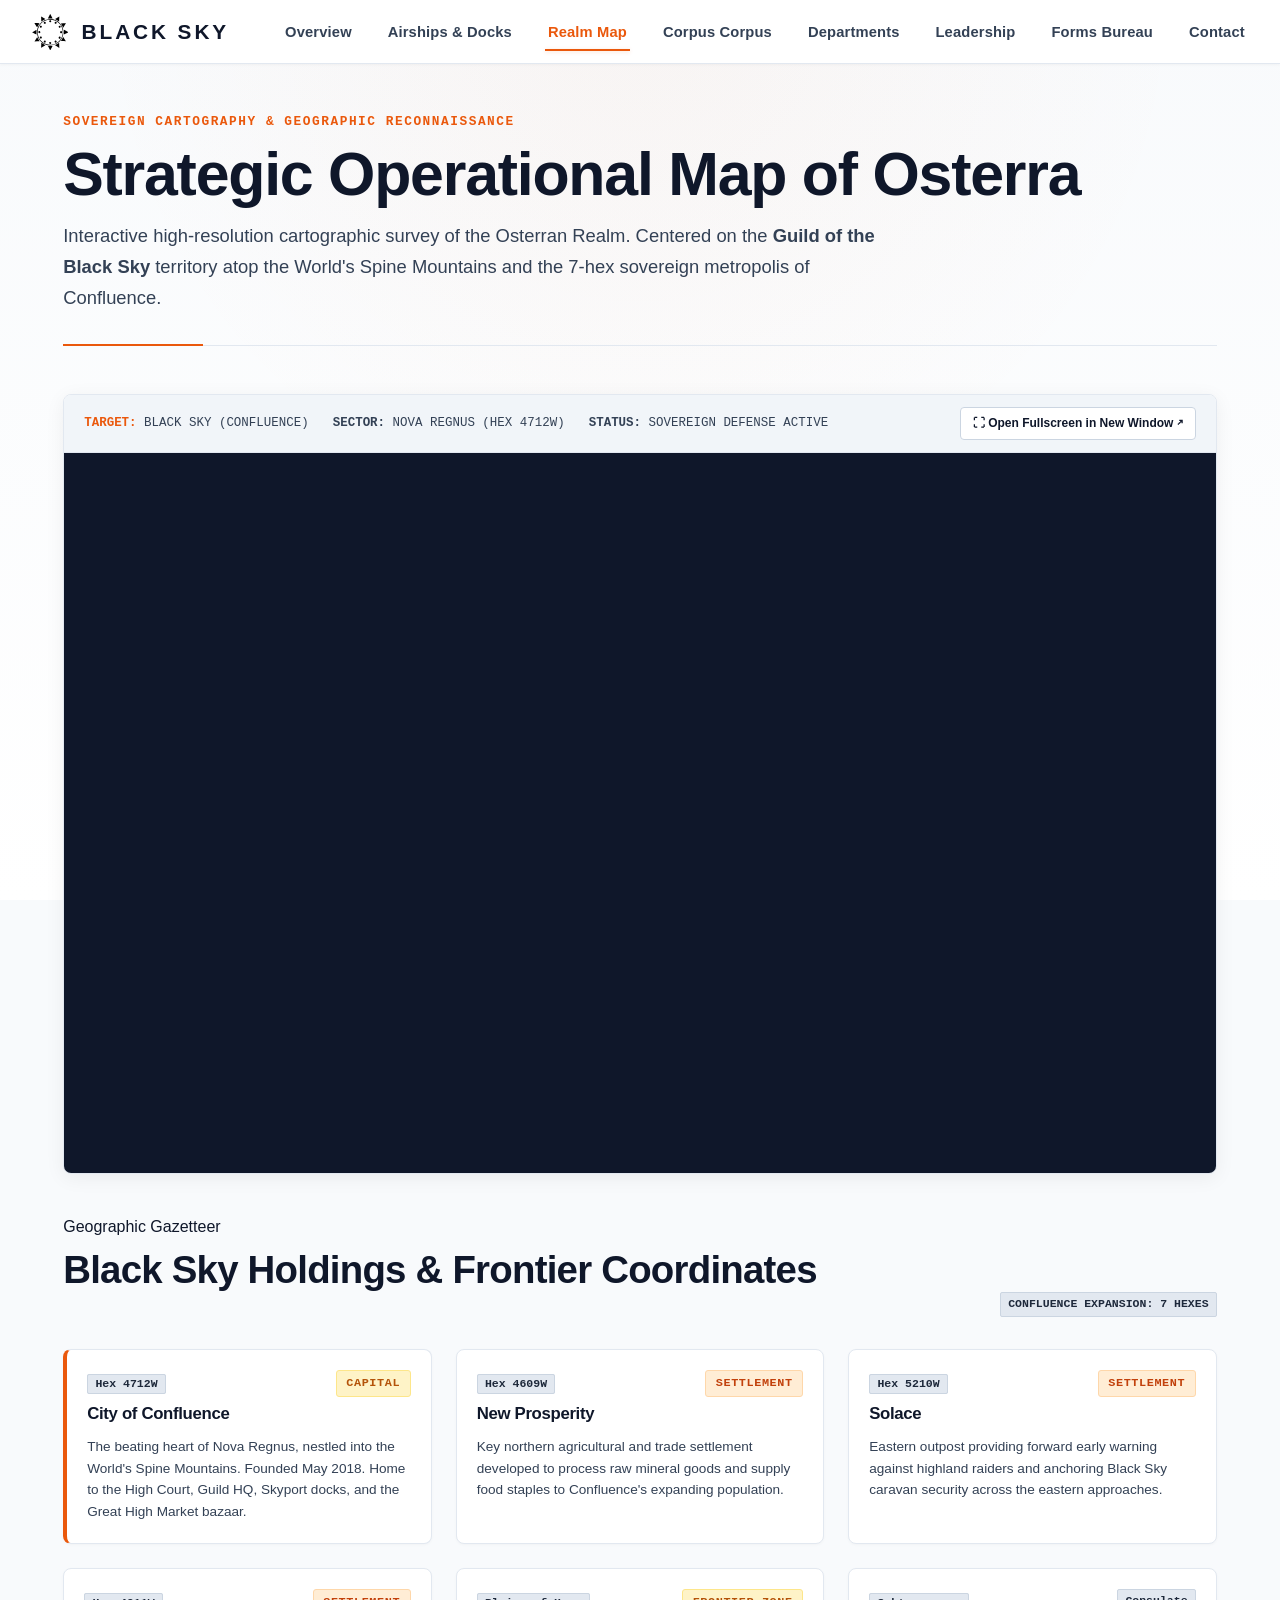
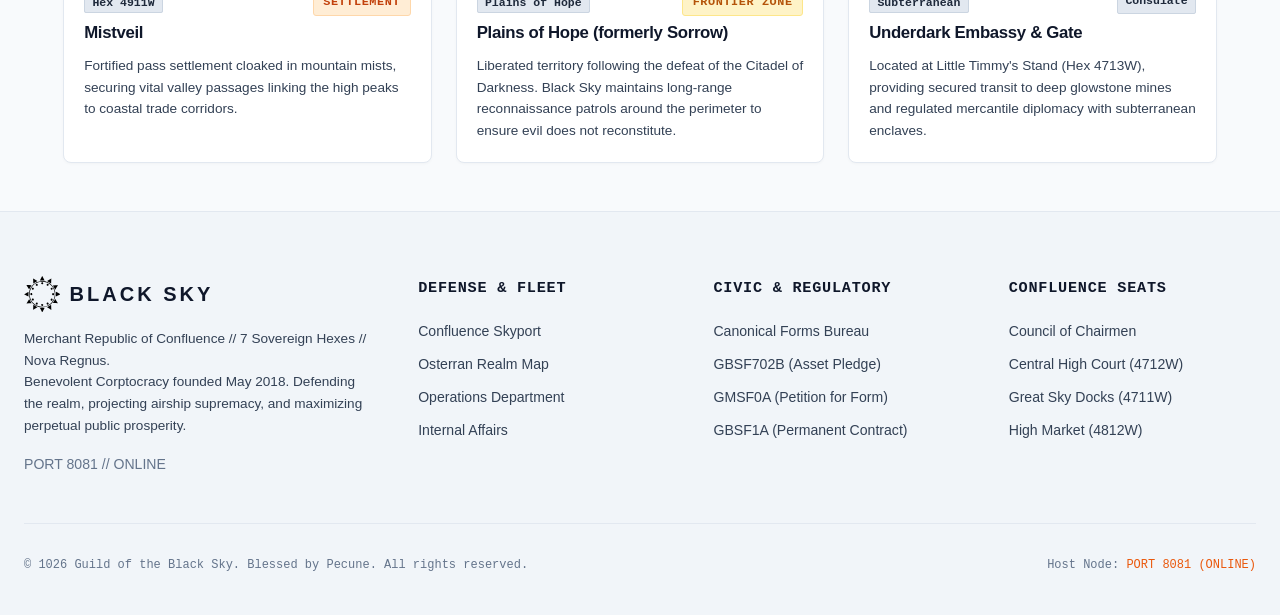
<file: public/map.html>
<!DOCTYPE html>
<html lang="en">
<head>
  <meta charset="UTF-8">
  <meta name="viewport" content="width=device-width, initial-scale=1.0">
  <title>Osterran Operational Map & Cartography | Guild of the Black Sky</title>
  <meta name="description" content="Official high-resolution interactive cartography of the Osterran Realm. Explore Confluence, Black Sky sovereign hexes, trade corridors, and allied frontiers.">
  <link rel="stylesheet" href="css/style.css?v=2.1-clean">
  <style>
    .map-viewport-wrapper {
      background: #ffffff;
      border: 1px solid var(--gobs-border);
      border-radius: var(--radius-md);
      box-shadow: 0 4px 20px rgba(0, 0, 0, 0.06);
      overflow: hidden;
      margin-bottom: 2.5rem;
    }

    .map-toolbar {
      background: #f1f5f9;
      border-bottom: 1px solid var(--gobs-border);
      padding: 0.75rem 1.25rem;
      display: flex;
      justify-content: space-between;
      align-items: center;
      flex-wrap: wrap;
      gap: 1rem;
      font-family: var(--font-mono);
      font-size: 0.78rem;
    }

    .map-coordinates {
      display: flex;
      align-items: center;
      gap: 1.5rem;
      color: var(--text-secondary);
    }

    .map-frame-container {
      position: relative;
      width: 100%;
      height: 720px;
      background: #0f172a;
    }

    .map-frame-container iframe {
      width: 100%;
      height: 100%;
      border: none;
      display: block;
    }

    .legend-grid {
      display: grid;
      grid-template-columns: repeat(auto-fit, minmax(280px, 1fr));
      gap: 1.5rem;
      margin-top: 2rem;
    }

    .legend-card {
      background: #ffffff;
      border: 1px solid var(--gobs-border);
      border-radius: var(--radius-md);
      padding: 1.25rem;
      box-shadow: 0 1px 3px rgba(0, 0, 0, 0.03);
    }

    .legend-card h3 {
      font-size: 1.05rem;
      margin: 0.35rem 0 0.5rem;
      color: #0f172a;
    }

    .legend-card p {
      font-size: 0.85rem;
      color: var(--text-secondary);
      line-height: 1.6;
    }
  </style>
</head>
<body>

  <!-- Main Navigation -->
  <header class="navbar">
    <div class="nav-container">
      <a href="index.html" class="brand" aria-label="Guild of the Black Sky Home">
        <div class="brand-logo-mark" aria-hidden="true">
          <img src="assets/blacksky-logo.svg" alt="Guild of the Black Sky Crest" class="brand-logo-img">
        </div>
        <span class="brand-title">BLACK SKY</span>
      </a>

      <button class="mobile-menu-btn" aria-label="Toggle Navigation Menu" aria-expanded="false">☰</button>

      <nav aria-label="Main Navigation">
        <ul class="nav-links">
          <li><a href="index.html" class="nav-link">Overview</a></li>
          <li><a href="gen3.html" class="nav-link">Airships & Docks</a></li>
          <li><a href="map.html" class="nav-link active">Realm Map</a></li>
          <li><a href="spectra.html" class="nav-link">Corpus Corpus</a></li>
          <li><a href="departments.html" class="nav-link">Departments</a></li>
          <li><a href="staff.html" class="nav-link">Leadership</a></li>
          <li><a href="forms.html" class="nav-link">Forms Bureau</a></li>
          <li><a href="contact.html" class="nav-link">Contact</a></li>
        </ul>
      </nav>
    </div>
  </header>

  <main class="container">
    <header class="page-header">
      <span class="category">Sovereign Cartography & Geographic Reconnaissance</span>
      <h1>Strategic Operational Map of Osterra</h1>
      <p class="page-lead">
        Interactive high-resolution cartographic survey of the Osterran Realm. Centered on the 
        <strong>Guild of the Black Sky</strong> territory atop the World's Spine Mountains and the 7-hex sovereign 
        metropolis of Confluence.
      </p>
    </header>

    <!-- Interactive Zoomable Map Viewport -->
    <div class="map-viewport-wrapper">
      <div class="map-toolbar">
        <div class="map-coordinates">
          <span><strong style="color: var(--gobs-orange);">TARGET:</strong> BLACK SKY (CONFLUENCE)</span>
          <span><strong>SECTOR:</strong> NOVA REGNUS (HEX 4712W)</span>
          <span><strong>STATUS:</strong> SOVEREIGN DEFENSE ACTIVE</span>
        </div>
        <div style="display: flex; gap: 0.5rem; align-items: center;">
          <a href="https://srv2.zoomable.ca/viewer.php?i=img52cb7c4f385c87e5_Osterran_Realm_992026#zoom=1.00000&x=0.50000&y=0.19489" target="_blank" rel="noopener noreferrer" class="btn btn-secondary" style="font-size: 0.75rem; padding: 0.35rem 0.75rem;">
            ⛶ Open Fullscreen in New Window ↗
          </a>
        </div>
      </div>

      <div class="map-frame-container">
        <iframe 
          src="https://srv2.zoomable.ca/viewer.php?i=img52cb7c4f385c87e5_Osterran_Realm_992026#zoom=1.00000&x=0.50000&y=0.19489" 
          title="Osterran Realm Interactive Zoomable Map"
          loading="lazy"
          allowfullscreen>
        </iframe>
      </div>
    </div>

    <!-- Map Points of Interest & Faction Territory Ledger -->
    <section>
      <div style="display: flex; justify-content: space-between; align-items: flex-end; margin-bottom: 1.5rem; flex-wrap: wrap; gap: 1rem;">
        <div>
          <span class="category">Geographic Gazetteer</span>
          <h2>Black Sky Holdings & Frontier Coordinates</h2>
        </div>
        <span class="badge-hex">CONFLUENCE EXPANSION: 7 HEXES</span>
      </div>

      <div class="legend-grid">
        <div class="legend-card" style="border-left: 4px solid var(--gobs-orange);">
          <span class="badge-hex">Hex 4712W</span>
          <span class="badge-gold" style="float: right;">Capital</span>
          <h3>City of Confluence</h3>
          <p>
            The beating heart of Nova Regnus, nestled into the World's Spine Mountains. Founded May 2018. 
            Home to the High Court, Guild HQ, Skyport docks, and the Great High Market bazaar.
          </p>
        </div>

        <div class="legend-card">
          <span class="badge-hex">Hex 4609W</span>
          <span class="badge-orange" style="float: right;">Settlement</span>
          <h3>New Prosperity</h3>
          <p>
            Key northern agricultural and trade settlement developed to process raw mineral goods and supply food staples 
            to Confluence's expanding population.
          </p>
        </div>

        <div class="legend-card">
          <span class="badge-hex">Hex 5210W</span>
          <span class="badge-orange" style="float: right;">Settlement</span>
          <h3>Solace</h3>
          <p>
            Eastern outpost providing forward early warning against highland raiders and anchoring Black Sky 
            caravan security across the eastern approaches.
          </p>
        </div>

        <div class="legend-card">
          <span class="badge-hex">Hex 4911W</span>
          <span class="badge-orange" style="float: right;">Settlement</span>
          <h3>Mistveil</h3>
          <p>
            Fortified pass settlement cloaked in mountain mists, securing vital valley passages linking the high 
            peaks to coastal trade corridors.
          </p>
        </div>

        <div class="legend-card">
          <span class="badge-hex">Plains of Hope</span>
          <span class="badge-gold" style="float: right;">Frontier Zone</span>
          <h3>Plains of Hope (formerly Sorrow)</h3>
          <p>
            Liberated territory following the defeat of the Citadel of Darkness. Black Sky maintains long-range 
            reconnaissance patrols around the perimeter to ensure evil does not reconstitute.
          </p>
        </div>

        <div class="legend-card">
          <span class="badge-hex">Subterranean</span>
          <span class="badge-hex" style="float: right;">Consulate</span>
          <h3>Underdark Embassy & Gate</h3>
          <p>
            Located at Little Timmy's Stand (Hex 4713W), providing secured transit to deep glowstone mines 
            and regulated mercantile diplomacy with subterranean enclaves.
          </p>
        </div>
      </div>
    </section>

  </main>

  <!-- Corporate Footer -->
  <footer>
    <div class="footer-grid">
      <div>
        <div style="display: flex; align-items: center; gap: 0.6rem; margin-bottom: 1rem;">
          <div class="brand-logo-mark" aria-hidden="true">
            <img src="assets/blacksky-logo.svg" alt="Guild of the Black Sky Crest" class="brand-logo-img">
          </div>
          <span style="font-weight: 900; font-size: 1.25rem; letter-spacing: 0.15em; color: #0f172a;">BLACK SKY</span>
        </div>
        <p style="color: var(--text-secondary); font-size: 0.85rem; line-height: 1.6; margin-bottom: 1rem;">
          Merchant Republic of Confluence // 7 Sovereign Hexes // Nova Regnus.<br>
          Benevolent Corptocracy founded May 2018. Defending the realm, projecting airship supremacy, and maximizing perpetual public prosperity.
        </p>
        <span class="nyse-badge">PORT 8081 // ONLINE</span>
      </div>

      <div class="footer-col">
        <h4>Defense & Fleet</h4>
        <ul>
          <li><a href="gen3.html">Confluence Skyport</a></li>
          <li><a href="map.html">Osterran Realm Map</a></li>
          <li><a href="departments.html#operations">Operations Department</a></li>
          <li><a href="departments.html#internal-affairs">Internal Affairs</a></li>
        </ul>
      </div>

      <div class="footer-col">
        <h4>Civic & Regulatory</h4>
        <ul>
          <li><a href="forms.html">Canonical Forms Bureau</a></li>
          <li><a href="forms.html">GBSF702B (Asset Pledge)</a></li>
          <li><a href="forms.html">GMSF0A (Petition for Form)</a></li>
          <li><a href="forms.html">GBSF1A (Permanent Contract)</a></li>
        </ul>
      </div>

      <div class="footer-col">
        <h4>Confluence Seats</h4>
        <ul>
          <li><a href="staff.html">Council of Chairmen</a></li>
          <li><a href="contact.html">Central High Court (4712W)</a></li>
          <li><a href="contact.html">Great Sky Docks (4711W)</a></li>
          <li><a href="contact.html">High Market (4812W)</a></li>
        </ul>
      </div>
    </div>

    <div class="footer-bottom">
      <div>© 1026 Guild of the Black Sky. Blessed by Pecune. All rights reserved.</div>
      <div>Host Node: <span style="color: var(--gobs-orange);">PORT 8081 (ONLINE)</span></div>
    </div>
  </footer>

  <script src="js/app.js?v=2.0-light"></script>
</body>
</html>
</file>
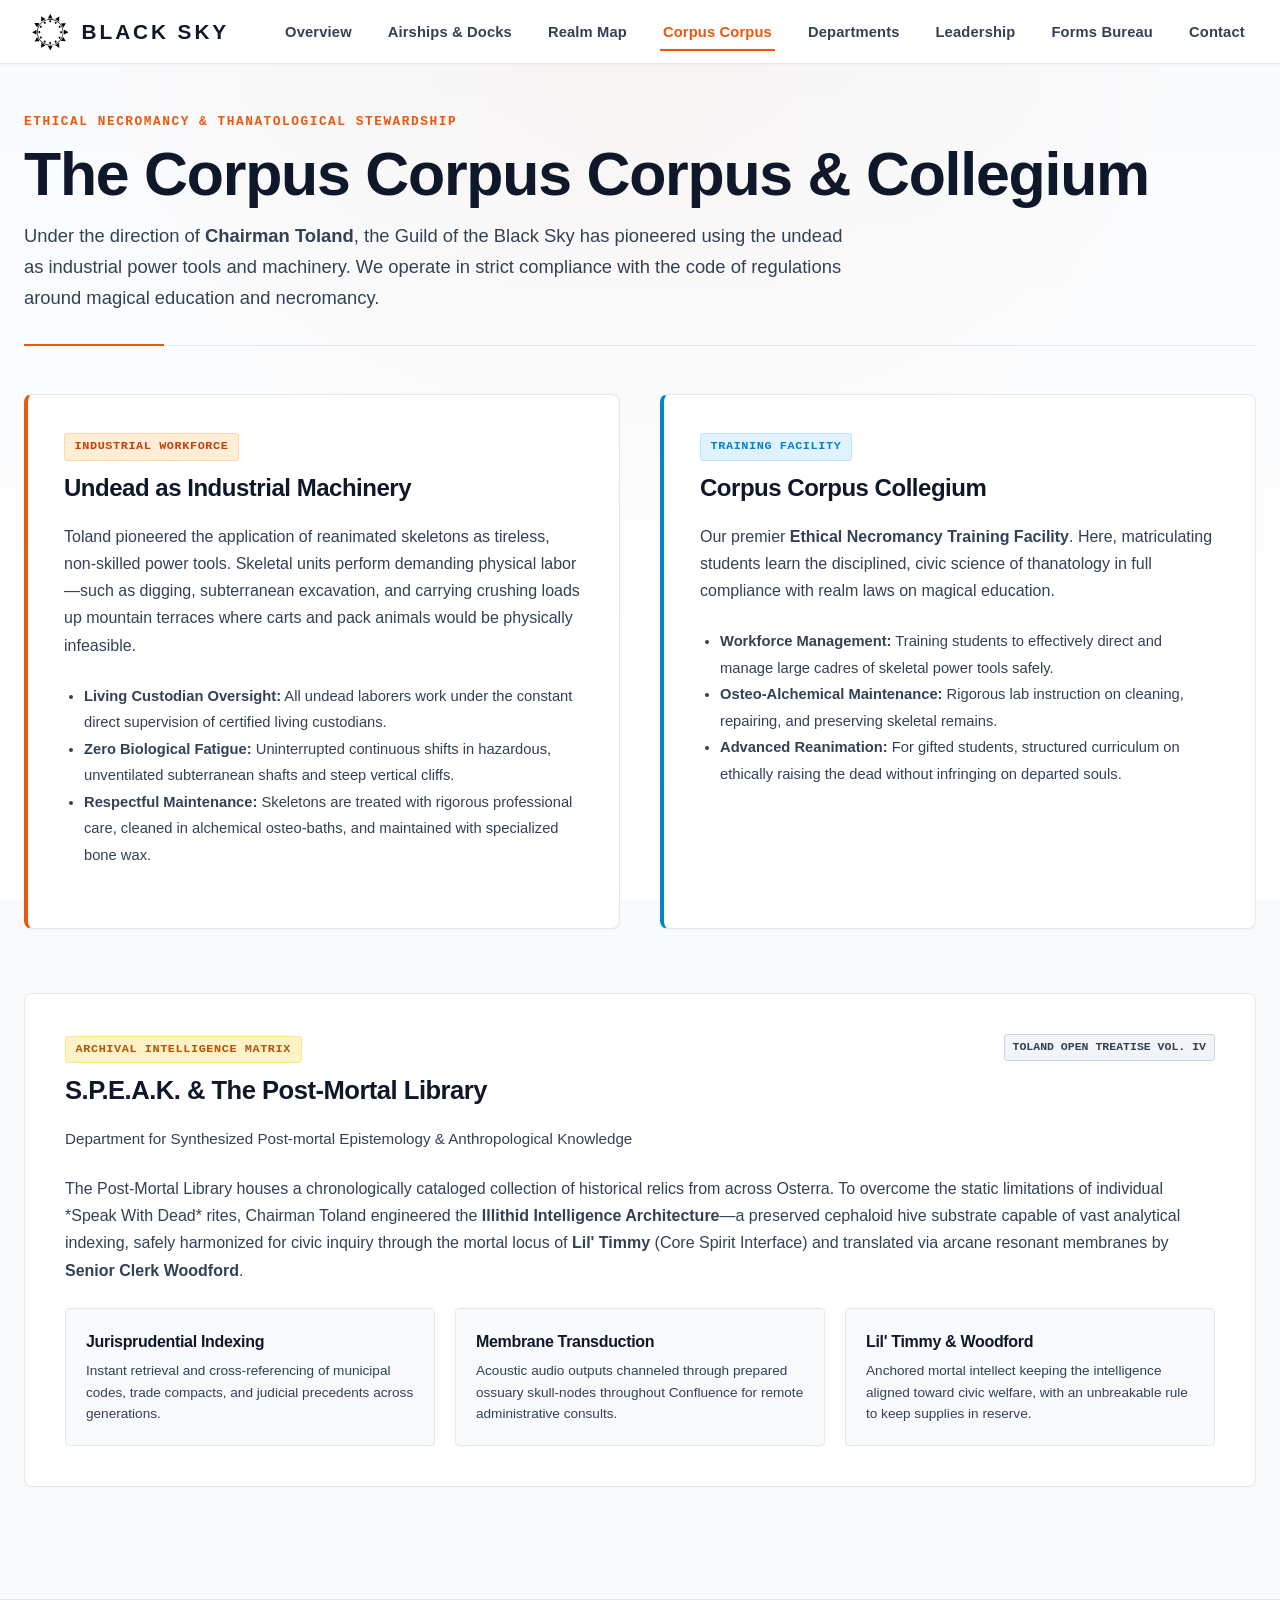
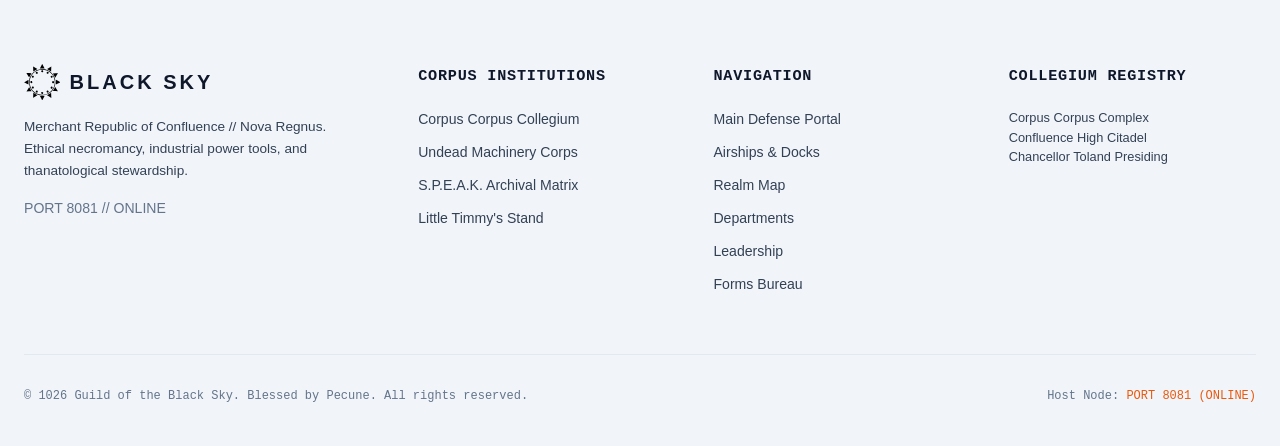
<file: public/spectra.html>
<!DOCTYPE html>
<html lang="en">
<head>
  <meta charset="UTF-8">
  <meta name="viewport" content="width=device-width, initial-scale=1.0">
  <title>Corpus Corpus Corpus & Collegium | Guild of the Black Sky</title>
  <meta name="description" content="Pioneering ethical undead labor as industrial power tools and machinery. The Corpus Corpus Collegium ethical necromancy training facility and S.P.E.A.K. archival matrix.">
  <link rel="stylesheet" href="css/style.css?v=2.1-clean">
</head>
<body>

  <!-- Main Navigation -->
  <header class="navbar">
    <div class="nav-container">
      <a href="index.html" class="brand" aria-label="Guild of the Black Sky Home">
        <div class="brand-logo-mark" aria-hidden="true">
          <img src="assets/blacksky-logo.svg" alt="Guild of the Black Sky Crest" class="brand-logo-img">
        </div>
        <span class="brand-title">BLACK SKY</span>
      </a>

      <button class="mobile-menu-btn" aria-label="Toggle Navigation Menu" aria-expanded="false">☰</button>

      <nav aria-label="Main Navigation">
        <ul class="nav-links">
          <li><a href="index.html" class="nav-link">Overview</a></li>
          <li><a href="gen3.html" class="nav-link">Airships & Docks</a></li>
          <li><a href="map.html" class="nav-link">Realm Map</a></li>
          <li><a href="spectra.html" class="nav-link active">Corpus Corpus</a></li>
          <li><a href="departments.html" class="nav-link">Departments</a></li>
          <li><a href="staff.html" class="nav-link">Leadership</a></li>
          <li><a href="forms.html" class="nav-link">Forms Bureau</a></li>
          <li><a href="contact.html" class="nav-link">Contact</a></li>
        </ul>
      </nav>
    </div>
  </header>

  <main class="container">
    <header class="page-header">
      <span class="category">Ethical Necromancy & Thanatological Stewardship</span>
      <h1>The Corpus Corpus Corpus & Collegium</h1>
      <p class="page-lead">
        Under the direction of <strong>Chairman Toland</strong>, the Guild of the Black Sky has pioneered 
        using the undead as industrial power tools and machinery. We operate in strict compliance with the code 
        of regulations around magical education and necromancy.
      </p>
    </header>

    <!-- Two Institutional Wings -->
    <div style="display: grid; grid-template-columns: 1fr 1fr; gap: 2.5rem; margin-bottom: 4rem;">
      
      <!-- The Corpus Corpus Corpus -->
      <div style="background: #ffffff; border: 1px solid var(--gobs-border); border-left: 4px solid var(--gobs-orange); border-radius: var(--radius-md); padding: 2.25rem; box-shadow: 0 1px 3px rgba(0, 0, 0, 0.03);">
        <span class="badge-orange">Industrial Workforce</span>
        <h2 style="font-size: 1.5rem; margin: 0.5rem 0 1rem; color: #0f172a;">Undead as Industrial Machinery</h2>
        <p style="color: var(--text-secondary); line-height: 1.7; margin-bottom: 1.5rem;">
          Toland pioneered the application of reanimated skeletons as tireless, non-skilled power tools. 
          Skeletal units perform demanding physical labor—such as digging, subterranean excavation, and carrying 
          crushing loads up mountain terraces where carts and pack animals would be physically infeasible.
        </p>
        <ul style="color: var(--text-secondary); font-size: 0.92rem; line-height: 1.8; margin-bottom: 1.5rem; padding-left: 1.25rem;">
          <li><strong>Living Custodian Oversight:</strong> All undead laborers work under the constant direct supervision of certified living custodians.</li>
          <li><strong>Zero Biological Fatigue:</strong> Uninterrupted continuous shifts in hazardous, unventilated subterranean shafts and steep vertical cliffs.</li>
          <li><strong>Respectful Maintenance:</strong> Skeletons are treated with rigorous professional care, cleaned in alchemical osteo-baths, and maintained with specialized bone wax.</li>
        </ul>
      </div>

      <!-- The Corpus Corpus Collegium -->
      <div style="background: #ffffff; border: 1px solid var(--gobs-border); border-left: 4px solid var(--accent-cyan); border-radius: var(--radius-md); padding: 2.25rem; box-shadow: 0 1px 3px rgba(0, 0, 0, 0.03);">
        <span class="badge-orange" style="background: #e0f2fe; border-color: #bae6fd; color: #0284c7;">Training Facility</span>
        <h2 style="font-size: 1.5rem; margin: 0.5rem 0 1rem; color: #0f172a;">Corpus Corpus Collegium</h2>
        <p style="color: var(--text-secondary); line-height: 1.7; margin-bottom: 1.5rem;">
          Our premier <strong>Ethical Necromancy Training Facility</strong>. Here, matriculating students learn the 
          disciplined, civic science of thanatology in full compliance with realm laws on magical education.
        </p>
        <ul style="color: var(--text-secondary); font-size: 0.92rem; line-height: 1.8; margin-bottom: 1.5rem; padding-left: 1.25rem;">
          <li><strong>Workforce Management:</strong> Training students to effectively direct and manage large cadres of skeletal power tools safely.</li>
          <li><strong>Osteo-Alchemical Maintenance:</strong> Rigorous lab instruction on cleaning, repairing, and preserving skeletal remains.</li>
          <li><strong>Advanced Reanimation:</strong> For gifted students, structured curriculum on ethically raising the dead without infringing on departed souls.</li>
        </ul>
      </div>
    </div>

    <!-- S.P.E.A.K. & Post-Mortal Library -->
    <section style="background: #ffffff; border: 1px solid var(--gobs-border); border-radius: var(--radius-md); padding: 2.5rem; margin-bottom: 4rem; box-shadow: 0 1px 3px rgba(0, 0, 0, 0.03);">
      <div style="display: flex; justify-content: space-between; align-items: flex-start; flex-wrap: wrap; gap: 1rem; margin-bottom: 1.5rem;">
        <div>
          <span class="badge-gold">Archival Intelligence Matrix</span>
          <h2 style="font-size: 1.6rem; margin-top: 0.4rem; color: #0f172a;">S.P.E.A.K. & The Post-Mortal Library</h2>
          <p style="color: var(--text-secondary); font-size: 0.95rem; margin-top: 0.25rem;">
            Department for Synthesized Post-mortal Epistemology & Anthropological Knowledge
          </p>
        </div>
        <span class="security-badge">TOLAND OPEN TREATISE VOL. IV</span>
      </div>

      <p style="color: var(--text-secondary); line-height: 1.7; margin-bottom: 1.5rem;">
        The Post-Mortal Library houses a chronologically cataloged collection of historical relics from across Osterra. 
        To overcome the static limitations of individual *Speak With Dead* rites, Chairman Toland engineered the 
        <strong>Illithid Intelligence Architecture</strong>—a preserved cephaloid hive substrate capable of vast analytical indexing, 
        safely harmonized for civic inquiry through the mortal locus of <strong>Lil' Timmy</strong> (Core Spirit Interface) 
        and translated via arcane resonant membranes by <strong>Senior Clerk Woodford</strong>.
      </p>

      <div style="display: grid; grid-template-columns: repeat(auto-fit, minmax(280px, 1fr)); gap: 1.25rem;">
        <div style="background: #f8fafc; border: 1px solid var(--gobs-border); padding: 1.25rem; border-radius: var(--radius-sm);">
          <h4 style="color: #0f172a; margin-bottom: 0.35rem;">Jurisprudential Indexing</h4>
          <p style="font-size: 0.85rem; color: var(--text-secondary);">
            Instant retrieval and cross-referencing of municipal codes, trade compacts, and judicial precedents across generations.
          </p>
        </div>

        <div style="background: #f8fafc; border: 1px solid var(--gobs-border); padding: 1.25rem; border-radius: var(--radius-sm);">
          <h4 style="color: #0f172a; margin-bottom: 0.35rem;">Membrane Transduction</h4>
          <p style="font-size: 0.85rem; color: var(--text-secondary);">
            Acoustic audio outputs channeled through prepared ossuary skull-nodes throughout Confluence for remote administrative consults.
          </p>
        </div>

        <div style="background: #f8fafc; border: 1px solid var(--gobs-border); padding: 1.25rem; border-radius: var(--radius-sm);">
          <h4 style="color: #0f172a; margin-bottom: 0.35rem;">Lil' Timmy & Woodford</h4>
          <p style="font-size: 0.85rem; color: var(--text-secondary);">
            Anchored mortal intellect keeping the intelligence aligned toward civic welfare, with an unbreakable rule to keep supplies in reserve.
          </p>
        </div>
      </div>
    </section>

  </main>

  <!-- Corporate Footer -->
  <footer>
    <div class="footer-grid">
      <div>
        <div style="display: flex; align-items: center; gap: 0.6rem; margin-bottom: 1rem;">
          <div class="brand-logo-mark" aria-hidden="true">
            <img src="assets/blacksky-logo.svg" alt="Guild of the Black Sky Crest" class="brand-logo-img">
          </div>
          <span style="font-weight: 900; font-size: 1.25rem; letter-spacing: 0.15em; color: #0f172a;">BLACK SKY</span>
        </div>
        <p style="color: var(--text-secondary); font-size: 0.85rem; line-height: 1.6; margin-bottom: 1rem;">
          Merchant Republic of Confluence // Nova Regnus.<br>
          Ethical necromancy, industrial power tools, and thanatological stewardship.
        </p>
        <span class="nyse-badge">PORT 8081 // ONLINE</span>
      </div>

      <div class="footer-col">
        <h4>Corpus Institutions</h4>
        <ul>
          <li><a href="spectra.html">Corpus Corpus Collegium</a></li>
          <li><a href="spectra.html">Undead Machinery Corps</a></li>
          <li><a href="spectra.html">S.P.E.A.K. Archival Matrix</a></li>
          <li><a href="timmy.html">Little Timmy's Stand</a></li>
        </ul>
      </div>

      <div class="footer-col">
        <h4>Navigation</h4>
        <ul>
          <li><a href="index.html">Main Defense Portal</a></li>
          <li><a href="gen3.html">Airships & Docks</a></li>
          <li><a href="map.html">Realm Map</a></li>
          <li><a href="departments.html">Departments</a></li>
          <li><a href="staff.html">Leadership</a></li>
          <li><a href="forms.html">Forms Bureau</a></li>
        </ul>
      </div>

      <div class="footer-col">
        <h4>Collegium Registry</h4>
        <p style="color: var(--text-secondary); font-size: 0.8rem; line-height: 1.5;">
          Corpus Corpus Complex<br>
          Confluence High Citadel<br>
          Chancellor Toland Presiding
        </p>
      </div>
    </div>

    <div class="footer-bottom">
      <div>© 1026 Guild of the Black Sky. Blessed by Pecune. All rights reserved.</div>
      <div>Host Node: <span style="color: var(--gobs-orange);">PORT 8081 (ONLINE)</span></div>
    </div>
  </footer>

  <script src="js/app.js?v=2.0-light"></script>
</body>
</html>
</file>
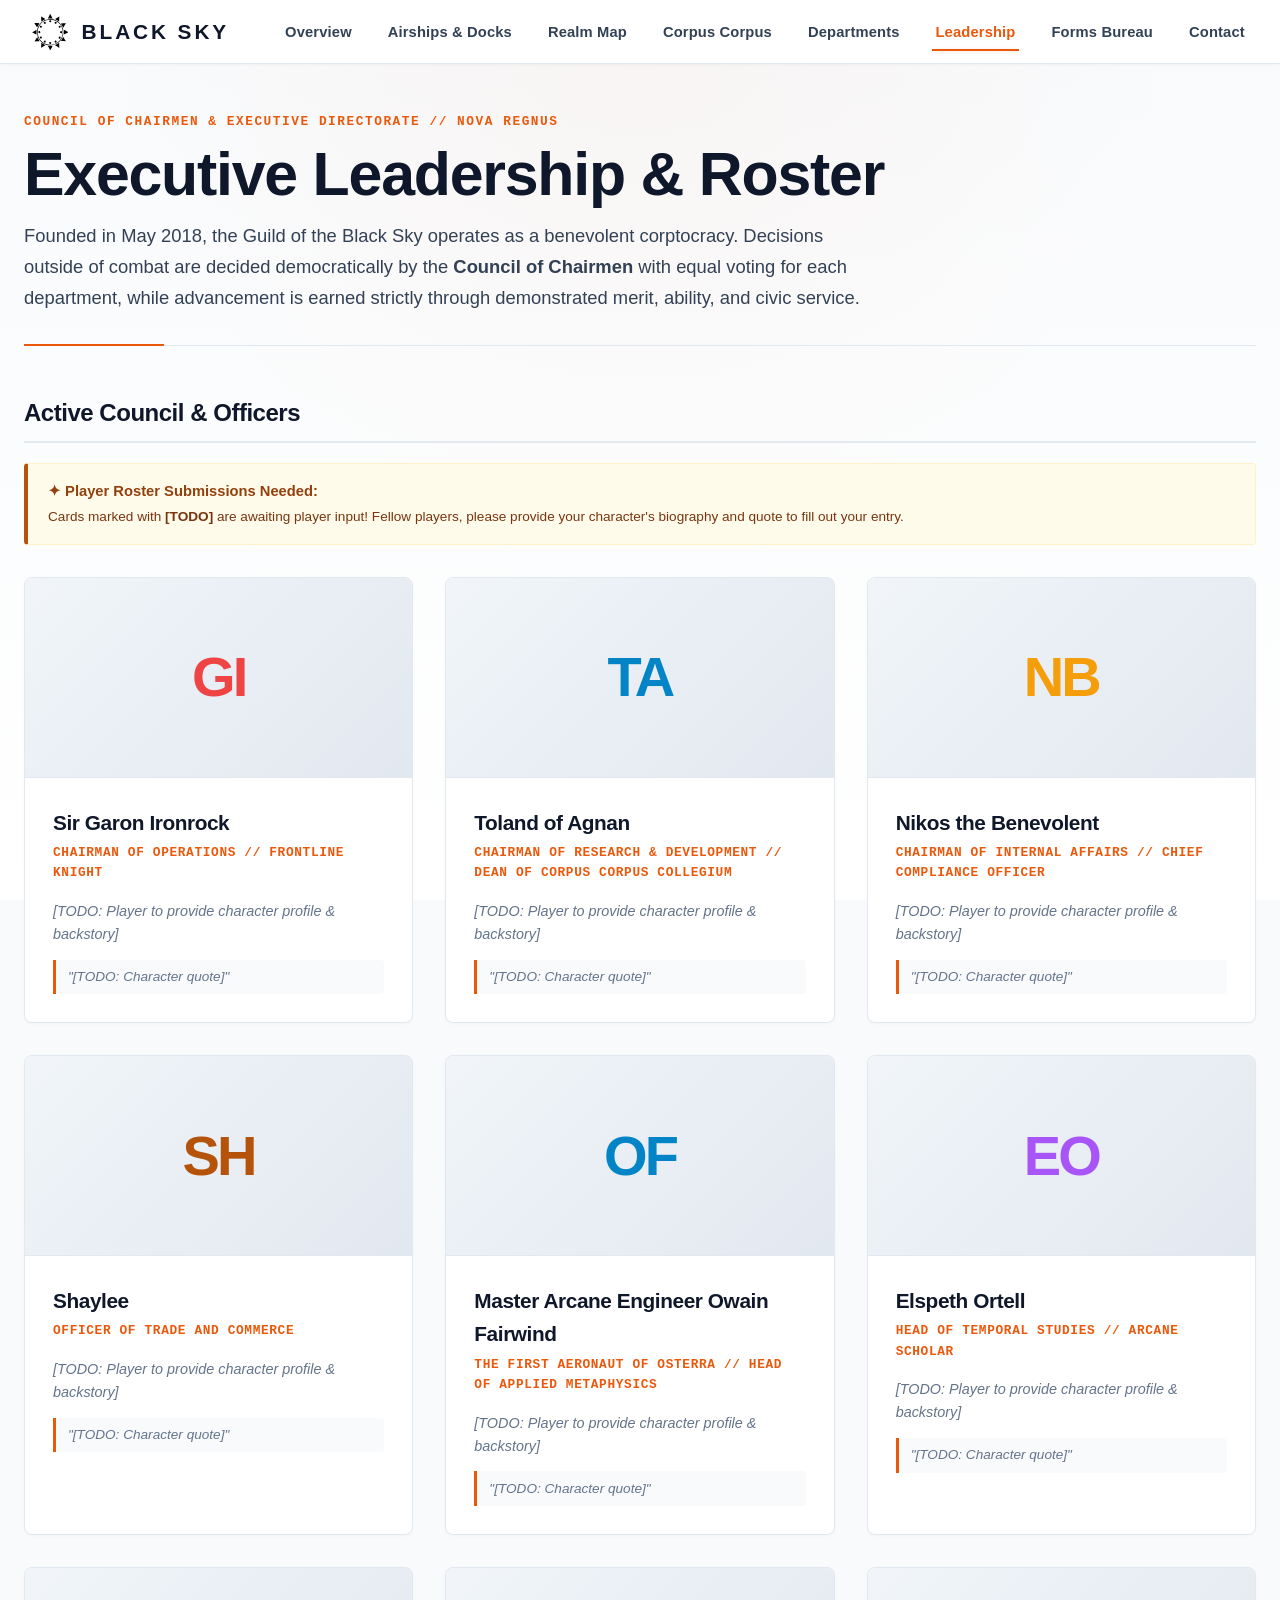
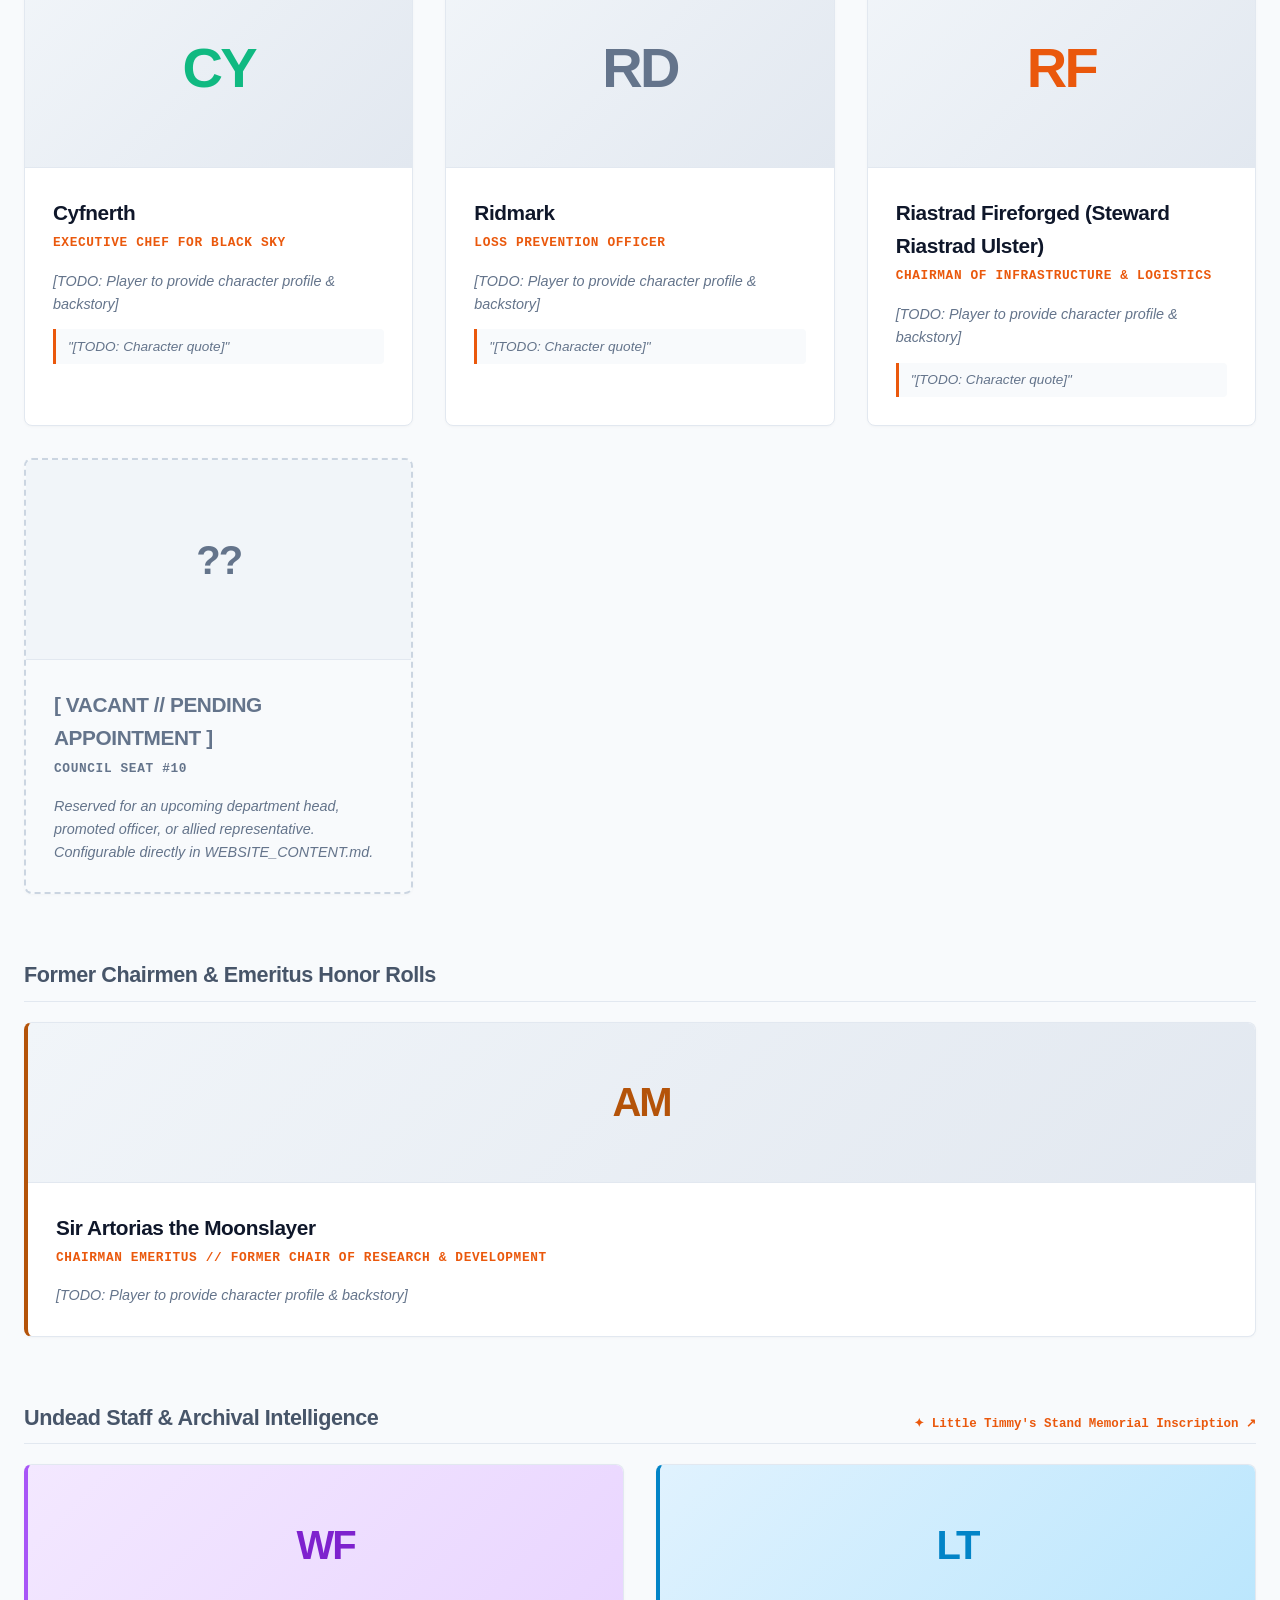
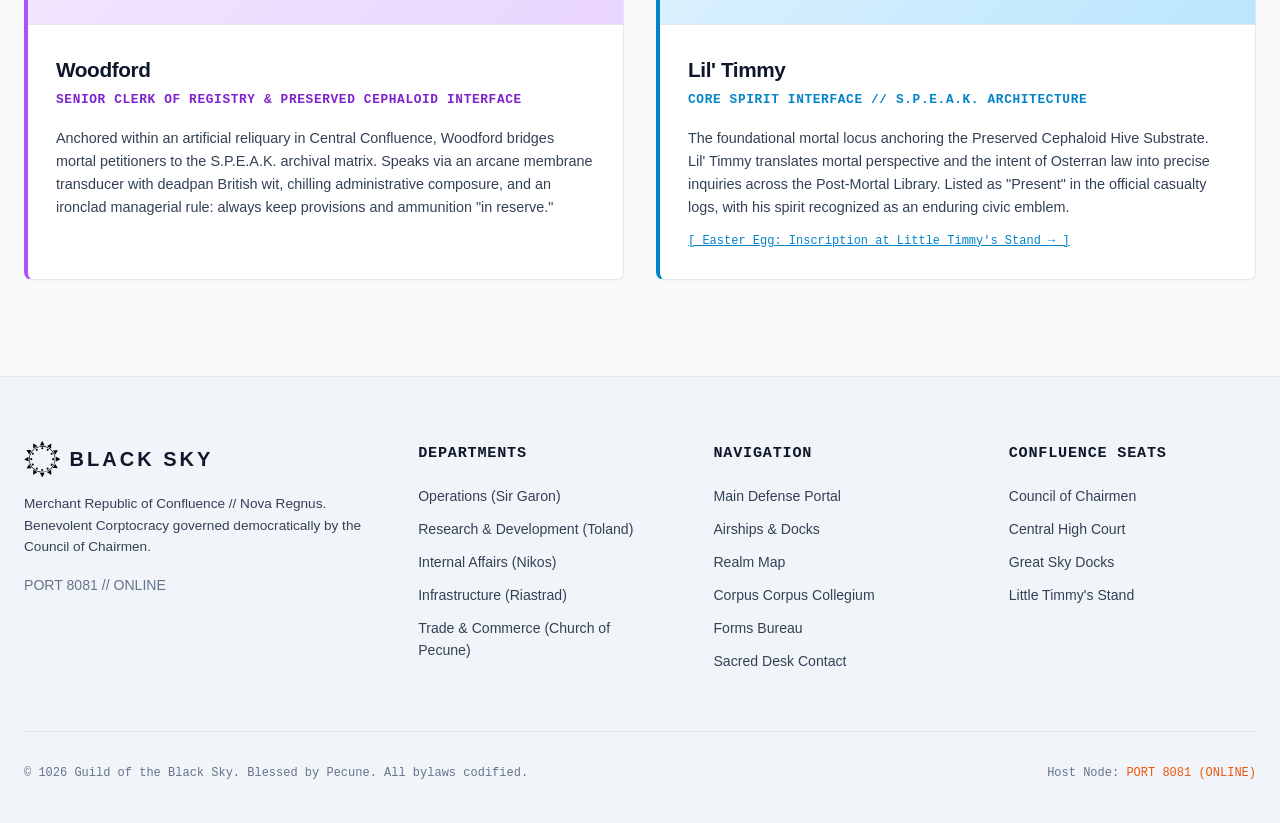
<file: public/staff.html>
<!DOCTYPE html>
<html lang="en">
<head>
  <meta charset="UTF-8">
  <meta name="viewport" content="width=device-width, initial-scale=1.0">
  <title>Council of Chairmen & Executive Leadership | Guild of the Black Sky</title>
  <meta name="description" content="Official Council of Chairmen and executive officers of the Guild of the Black Sky in Confluence. Operations, R&D, Infrastructure, Trade, and Internal Affairs.">
  <link rel="stylesheet" href="css/style.css?v=2.1-clean">
</head>
<body>

  <!-- Main Navigation -->
  <header class="navbar">
    <div class="nav-container">
      <a href="index.html" class="brand" aria-label="Guild of the Black Sky Home">
        <div class="brand-logo-mark" aria-hidden="true">
          <img src="assets/blacksky-logo.svg" alt="Guild of the Black Sky Crest" class="brand-logo-img">
        </div>
        <span class="brand-title">BLACK SKY</span>
      </a>

      <button class="mobile-menu-btn" aria-label="Toggle Navigation Menu" aria-expanded="false">☰</button>

      <nav aria-label="Main Navigation">
        <ul class="nav-links">
          <li><a href="index.html" class="nav-link">Overview</a></li>
          <li><a href="gen3.html" class="nav-link">Airships & Docks</a></li>
          <li><a href="map.html" class="nav-link">Realm Map</a></li>
          <li><a href="spectra.html" class="nav-link">Corpus Corpus</a></li>
          <li><a href="departments.html" class="nav-link">Departments</a></li>
          <li><a href="staff.html" class="nav-link active">Leadership</a></li>
          <li><a href="forms.html" class="nav-link">Forms Bureau</a></li>
          <li><a href="contact.html" class="nav-link">Contact</a></li>
        </ul>
      </nav>
    </div>
  </header>

  <main class="container">
    <header class="page-header">
      <span class="category">Council of Chairmen & Executive Directorate // Nova Regnus</span>
      <h1>Executive Leadership & Roster</h1>
      <p class="page-lead">
        Founded in May 2018, the Guild of the Black Sky operates as a benevolent corptocracy. 
        Decisions outside of combat are decided democratically by the <strong>Council of Chairmen</strong> with equal voting 
        for each department, while advancement is earned strictly through demonstrated merit, ability, and civic service.
      </p>
    </header>

    <!-- Section 1: Active Leadership Grid -->
    <section style="margin-bottom: 4rem;">
      <h2 style="font-size: 1.5rem; margin-bottom: 1.25rem; border-bottom: 2px solid var(--gobs-border); padding-bottom: 0.5rem;">
        Active Council & Officers
      </h2>

      <!-- Player Reminder Notice -->
      <div style="background: #fffbeb; border: 1px solid #fef3c7; border-left: 4px solid var(--accent-gold); border-radius: var(--radius-sm); padding: 1rem 1.25rem; margin-bottom: 2rem;">
        <div style="font-weight: 700; color: #92400e; font-size: 0.92rem; margin-bottom: 0.25rem;">
          ✦ Player Roster Submissions Needed:
        </div>
        <p style="margin: 0; font-size: 0.85rem; color: #78350f; line-height: 1.5;">
          Cards marked with <strong>[TODO]</strong> are awaiting player input! Fellow players, please provide your character's biography and quote to fill out your entry.
        </p>
      </div>

      <div class="leadership-grid" style="margin-top: 1.5rem;">

        <!-- 1. Sir Garon Ironrock -->
        <article class="leader-card">
          <div class="leader-photo-box">
            <div class="leader-initials" style="color: #ef4444;">GI</div>
          </div>
          <div class="leader-info">
            <h3 class="leader-name">Sir Garon Ironrock</h3>
            <div class="leader-role">Chairman of Operations // Frontline Knight</div>
            <p class="leader-bio" style="color: var(--text-muted); font-style: italic;">
              [TODO: Player to provide character profile & backstory]
            </p>
            <blockquote style="margin-top: 0.85rem; padding: 0.4rem 0.75rem; border-left: 3px solid var(--gobs-orange); background: #f8fafc; font-size: 0.85rem; font-style: italic; color: var(--text-muted); border-radius: 0 var(--radius-sm) var(--radius-sm) 0;">
              "[TODO: Character quote]"
            </blockquote>
          </div>
        </article>

        <!-- 2. Toland of Agnan -->
        <article class="leader-card">
          <div class="leader-photo-box">
            <div class="leader-initials" style="color: var(--accent-cyan);">TA</div>
          </div>
          <div class="leader-info">
            <h3 class="leader-name">Toland of Agnan</h3>
            <div class="leader-role">Chairman of Research & Development // Dean of Corpus Corpus Collegium</div>
            <p class="leader-bio" style="color: var(--text-muted); font-style: italic;">
              [TODO: Player to provide character profile & backstory]
            </p>
            <blockquote style="margin-top: 0.85rem; padding: 0.4rem 0.75rem; border-left: 3px solid var(--gobs-orange); background: #f8fafc; font-size: 0.85rem; font-style: italic; color: var(--text-muted); border-radius: 0 var(--radius-sm) var(--radius-sm) 0;">
              "[TODO: Character quote]"
            </blockquote>
          </div>
        </article>

        <!-- 3. Nikos the Benevolent -->
        <article class="leader-card">
          <div class="leader-photo-box">
            <div class="leader-initials" style="color: #f59e0b;">NB</div>
          </div>
          <div class="leader-info">
            <h3 class="leader-name">Nikos the Benevolent</h3>
            <div class="leader-role">Chairman of Internal Affairs // Chief Compliance Officer</div>
            <p class="leader-bio" style="color: var(--text-muted); font-style: italic;">
              [TODO: Player to provide character profile & backstory]
            </p>
            <blockquote style="margin-top: 0.85rem; padding: 0.4rem 0.75rem; border-left: 3px solid var(--gobs-orange); background: #f8fafc; font-size: 0.85rem; font-style: italic; color: var(--text-muted); border-radius: 0 var(--radius-sm) var(--radius-sm) 0;">
              "[TODO: Character quote]"
            </blockquote>
          </div>
        </article>

        <!-- 4. Shaylee -->
        <article class="leader-card">
          <div class="leader-photo-box">
            <div class="leader-initials" style="color: var(--accent-gold);">SH</div>
          </div>
          <div class="leader-info">
            <h3 class="leader-name">Shaylee</h3>
            <div class="leader-role">Officer of Trade and Commerce</div>
            <p class="leader-bio" style="color: var(--text-muted); font-style: italic;">
              [TODO: Player to provide character profile & backstory]
            </p>
            <blockquote style="margin-top: 0.85rem; padding: 0.4rem 0.75rem; border-left: 3px solid var(--gobs-orange); background: #f8fafc; font-size: 0.85rem; font-style: italic; color: var(--text-muted); border-radius: 0 var(--radius-sm) var(--radius-sm) 0;">
              "[TODO: Character quote]"
            </blockquote>
          </div>
        </article>

        <!-- 5. First Aeronaut Owain Fairwind -->
        <article class="leader-card">
          <div class="leader-photo-box">
            <div class="leader-initials" style="color: var(--accent-cyan);">OF</div>
          </div>
          <div class="leader-info">
            <h3 class="leader-name">Master Arcane Engineer Owain Fairwind</h3>
            <div class="leader-role">The First Aeronaut of Osterra // Head of Applied Metaphysics</div>
            <p class="leader-bio" style="color: var(--text-muted); font-style: italic;">
              [TODO: Player to provide character profile & backstory]
            </p>
            <blockquote style="margin-top: 0.85rem; padding: 0.4rem 0.75rem; border-left: 3px solid var(--gobs-orange); background: #f8fafc; font-size: 0.85rem; font-style: italic; color: var(--text-muted); border-radius: 0 var(--radius-sm) var(--radius-sm) 0;">
              "[TODO: Character quote]"
            </blockquote>
          </div>
        </article>

        <!-- 6. Elspeth Ortell -->
        <article class="leader-card">
          <div class="leader-photo-box">
            <div class="leader-initials" style="color: #a855f7;">EO</div>
          </div>
          <div class="leader-info">
            <h3 class="leader-name">Elspeth Ortell</h3>
            <div class="leader-role">Head of Temporal Studies // Arcane Scholar</div>
            <p class="leader-bio" style="color: var(--text-muted); font-style: italic;">
              [TODO: Player to provide character profile & backstory]
            </p>
            <blockquote style="margin-top: 0.85rem; padding: 0.4rem 0.75rem; border-left: 3px solid var(--gobs-orange); background: #f8fafc; font-size: 0.85rem; font-style: italic; color: var(--text-muted); border-radius: 0 var(--radius-sm) var(--radius-sm) 0;">
              "[TODO: Character quote]"
            </blockquote>
          </div>
        </article>

        <!-- 7. Cyfnerth -->
        <article class="leader-card">
          <div class="leader-photo-box">
            <div class="leader-initials" style="color: #10b981;">CY</div>
          </div>
          <div class="leader-info">
            <h3 class="leader-name">Cyfnerth</h3>
            <div class="leader-role">Executive Chef for Black Sky</div>
            <p class="leader-bio" style="color: var(--text-muted); font-style: italic;">
              [TODO: Player to provide character profile & backstory]
            </p>
            <blockquote style="margin-top: 0.85rem; padding: 0.4rem 0.75rem; border-left: 3px solid var(--gobs-orange); background: #f8fafc; font-size: 0.85rem; font-style: italic; color: var(--text-muted); border-radius: 0 var(--radius-sm) var(--radius-sm) 0;">
              "[TODO: Character quote]"
            </blockquote>
          </div>
        </article>

        <!-- 8. Ridmark -->
        <article class="leader-card">
          <div class="leader-photo-box">
            <div class="leader-initials" style="color: #64748b;">RD</div>
          </div>
          <div class="leader-info">
            <h3 class="leader-name">Ridmark</h3>
            <div class="leader-role">Loss Prevention Officer</div>
            <p class="leader-bio" style="color: var(--text-muted); font-style: italic;">
              [TODO: Player to provide character profile & backstory]
            </p>
            <blockquote style="margin-top: 0.85rem; padding: 0.4rem 0.75rem; border-left: 3px solid var(--gobs-orange); background: #f8fafc; font-size: 0.85rem; font-style: italic; color: var(--text-muted); border-radius: 0 var(--radius-sm) var(--radius-sm) 0;">
              "[TODO: Character quote]"
            </blockquote>
          </div>
        </article>

        <!-- 9. Riastrad Fireforged -->
        <article class="leader-card">
          <div class="leader-photo-box">
            <div class="leader-initials" style="color: var(--gobs-orange);">RF</div>
          </div>
          <div class="leader-info">
            <h3 class="leader-name">Riastrad Fireforged (Steward Riastrad Ulster)</h3>
            <div class="leader-role">Chairman of Infrastructure & Logistics</div>
            <p class="leader-bio" style="color: var(--text-muted); font-style: italic;">
              [TODO: Player to provide character profile & backstory]
            </p>
            <blockquote style="margin-top: 0.85rem; padding: 0.4rem 0.75rem; border-left: 3px solid var(--gobs-orange); background: #f8fafc; font-size: 0.85rem; font-style: italic; color: var(--text-muted); border-radius: 0 var(--radius-sm) var(--radius-sm) 0;">
              "[TODO: Character quote]"
            </blockquote>
          </div>
        </article>

        <!-- 10. Open Council Seat -->
        <article class="leader-card" style="border: 2px dashed var(--gobs-border-strong); background: rgba(248, 250, 252, 0.6);">
          <div class="leader-photo-box" style="background: #f1f5f9;">
            <div class="leader-initials" style="color: var(--text-muted); font-size: 2.5rem;">??</div>
          </div>
          <div class="leader-info">
            <h3 class="leader-name" style="color: var(--text-muted);">[ VACANT // PENDING APPOINTMENT ]</h3>
            <div class="leader-role" style="color: var(--text-muted);">Council Seat #10</div>
            <p class="leader-bio" style="color: var(--text-muted); font-style: italic;">
              Reserved for an upcoming department head, promoted officer, or allied representative. 
              Configurable directly in WEBSITE_CONTENT.md.
            </p>
          </div>
        </article>

      </div>
    </section>

    <!-- Section 2: Former Leadership & Emeritus -->
    <section style="margin-bottom: 4rem;">
      <h2 style="font-size: 1.35rem; margin-bottom: 1.25rem; color: #475569; border-bottom: 1px solid var(--gobs-border); padding-bottom: 0.5rem;">
        Former Chairmen & Emeritus Honor Rolls
      </h2>

      <div class="leadership-grid" style="grid-template-columns: repeat(auto-fit, minmax(320px, 1fr)); margin-top: 1rem;">
        <article class="leader-card" style="border-left: 4px solid var(--accent-gold);">
          <div class="leader-photo-box" style="height: 160px;">
            <div class="leader-initials" style="font-size: 2.5rem; color: var(--accent-gold);">AM</div>
          </div>
          <div class="leader-info">
            <h3 class="leader-name">Sir Artorias the Moonslayer</h3>
            <div class="leader-role">Chairman Emeritus // Former Chair of Research & Development</div>
            <p class="leader-bio" style="color: var(--text-muted); font-style: italic;">
              [TODO: Player to provide character profile & backstory]
            </p>
          </div>
        </article>
      </div>
    </section>

    <!-- Section 3: Undead Staff & Archival Intelligence -->
    <section style="margin-bottom: 3rem;">
      <div style="display: flex; justify-content: space-between; align-items: flex-end; border-bottom: 1px solid var(--gobs-border); padding-bottom: 0.5rem; margin-bottom: 1.25rem; flex-wrap: wrap; gap: 0.5rem;">
        <h2 style="font-size: 1.35rem; color: #475569; margin: 0;">
          Undead Staff & Archival Intelligence
        </h2>
        <a href="timmy.html" style="font-family: var(--font-mono); font-size: 0.78rem; color: var(--gobs-orange); text-decoration: none; font-weight: 700;">
          ✦ Little Timmy's Stand Memorial Inscription ↗
        </a>
      </div>

      <div class="leadership-grid" style="grid-template-columns: repeat(auto-fit, minmax(320px, 1fr)); margin-top: 1rem;">
        
        <!-- Woodford -->
        <article class="leader-card" style="border-left: 4px solid #a855f7;">
          <div class="leader-photo-box" style="height: 160px; background: linear-gradient(135deg, #f3e8ff 0%, #e9d5ff 100%);">
            <div class="leader-initials" style="font-size: 2.5rem; color: #7e22ce;">WF</div>
          </div>
          <div class="leader-info">
            <h3 class="leader-name">Woodford</h3>
            <div class="leader-role" style="color: #7e22ce;">Senior Clerk of Registry & Preserved Cephaloid Interface</div>
            <p class="leader-bio">
              Anchored within an artificial reliquary in Central Confluence, Woodford bridges mortal petitioners to the S.P.E.A.K. archival matrix. 
              Speaks via an arcane membrane transducer with deadpan British wit, chilling administrative composure, and an ironclad managerial rule: always keep provisions and ammunition "in reserve."
            </p>
          </div>
        </article>

        <!-- Lil' Timmy -->
        <article class="leader-card" style="border-left: 4px solid var(--accent-cyan);">
          <div class="leader-photo-box" style="height: 160px; background: linear-gradient(135deg, #e0f2fe 0%, #bae6fd 100%);">
            <div class="leader-initials" style="font-size: 2.5rem; color: var(--bksy-blue);">LT</div>
          </div>
          <div class="leader-info">
            <h3 class="leader-name">Lil' Timmy</h3>
            <div class="leader-role" style="color: var(--bksy-blue);">Core Spirit Interface // S.P.E.A.K. Architecture</div>
            <p class="leader-bio">
              The foundational mortal locus anchoring the Preserved Cephaloid Hive Substrate. 
              Lil' Timmy translates mortal perspective and the intent of Osterran law into precise inquiries across the Post-Mortal Library. 
              Listed as "Present" in the official casualty logs, with his spirit recognized as an enduring civic emblem.
            </p>
            <div style="margin-top: 0.8rem; font-family: var(--font-mono); font-size: 0.75rem;">
              <a href="timmy.html" style="color: var(--bksy-blue); text-decoration: underline;">
                [ Easter Egg: Inscription at Little Timmy's Stand → ]
              </a>
            </div>
          </div>
        </article>

      </div>
    </section>

  </main>

  <!-- Corporate Footer -->
  <footer>
    <div class="footer-grid">
      <div>
        <div style="display: flex; align-items: center; gap: 0.6rem; margin-bottom: 1rem;">
          <div class="brand-logo-mark" aria-hidden="true">
            <img src="assets/blacksky-logo.svg" alt="Guild of the Black Sky Crest" class="brand-logo-img">
          </div>
          <span style="font-weight: 900; font-size: 1.25rem; letter-spacing: 0.15em; color: #0f172a;">BLACK SKY</span>
        </div>
        <p style="color: var(--text-secondary); font-size: 0.85rem; line-height: 1.6; margin-bottom: 1rem;">
          Merchant Republic of Confluence // Nova Regnus.<br>
          Benevolent Corptocracy governed democratically by the Council of Chairmen.
        </p>
        <span class="nyse-badge">PORT 8081 // ONLINE</span>
      </div>

      <div class="footer-col">
        <h4>Departments</h4>
        <ul>
          <li><a href="departments.html#operations">Operations (Sir Garon)</a></li>
          <li><a href="departments.html#rnd">Research & Development (Toland)</a></li>
          <li><a href="departments.html#internal-affairs">Internal Affairs (Nikos)</a></li>
          <li><a href="departments.html#infrastructure">Infrastructure (Riastrad)</a></li>
          <li><a href="departments.html#trade">Trade & Commerce (Church of Pecune)</a></li>
        </ul>
      </div>

      <div class="footer-col">
        <h4>Navigation</h4>
        <ul>
          <li><a href="index.html">Main Defense Portal</a></li>
          <li><a href="gen3.html">Airships & Docks</a></li>
          <li><a href="map.html">Realm Map</a></li>
          <li><a href="spectra.html">Corpus Corpus Collegium</a></li>
          <li><a href="forms.html">Forms Bureau</a></li>
          <li><a href="contact.html">Sacred Desk Contact</a></li>
        </ul>
      </div>

      <div class="footer-col">
        <h4>Confluence Seats</h4>
        <ul>
          <li><a href="staff.html">Council of Chairmen</a></li>
          <li><a href="contact.html">Central High Court</a></li>
          <li><a href="contact.html">Great Sky Docks</a></li>
          <li><a href="timmy.html">Little Timmy's Stand</a></li>
        </ul>
      </div>
    </div>

    <div class="footer-bottom">
      <div>© 1026 Guild of the Black Sky. Blessed by Pecune. All bylaws codified.</div>
      <div>Host Node: <span style="color: var(--gobs-orange);">PORT 8081 (ONLINE)</span></div>
    </div>
  </footer>

  <script src="js/app.js?v=2.0-light"></script>
</body>
</html>
</file>
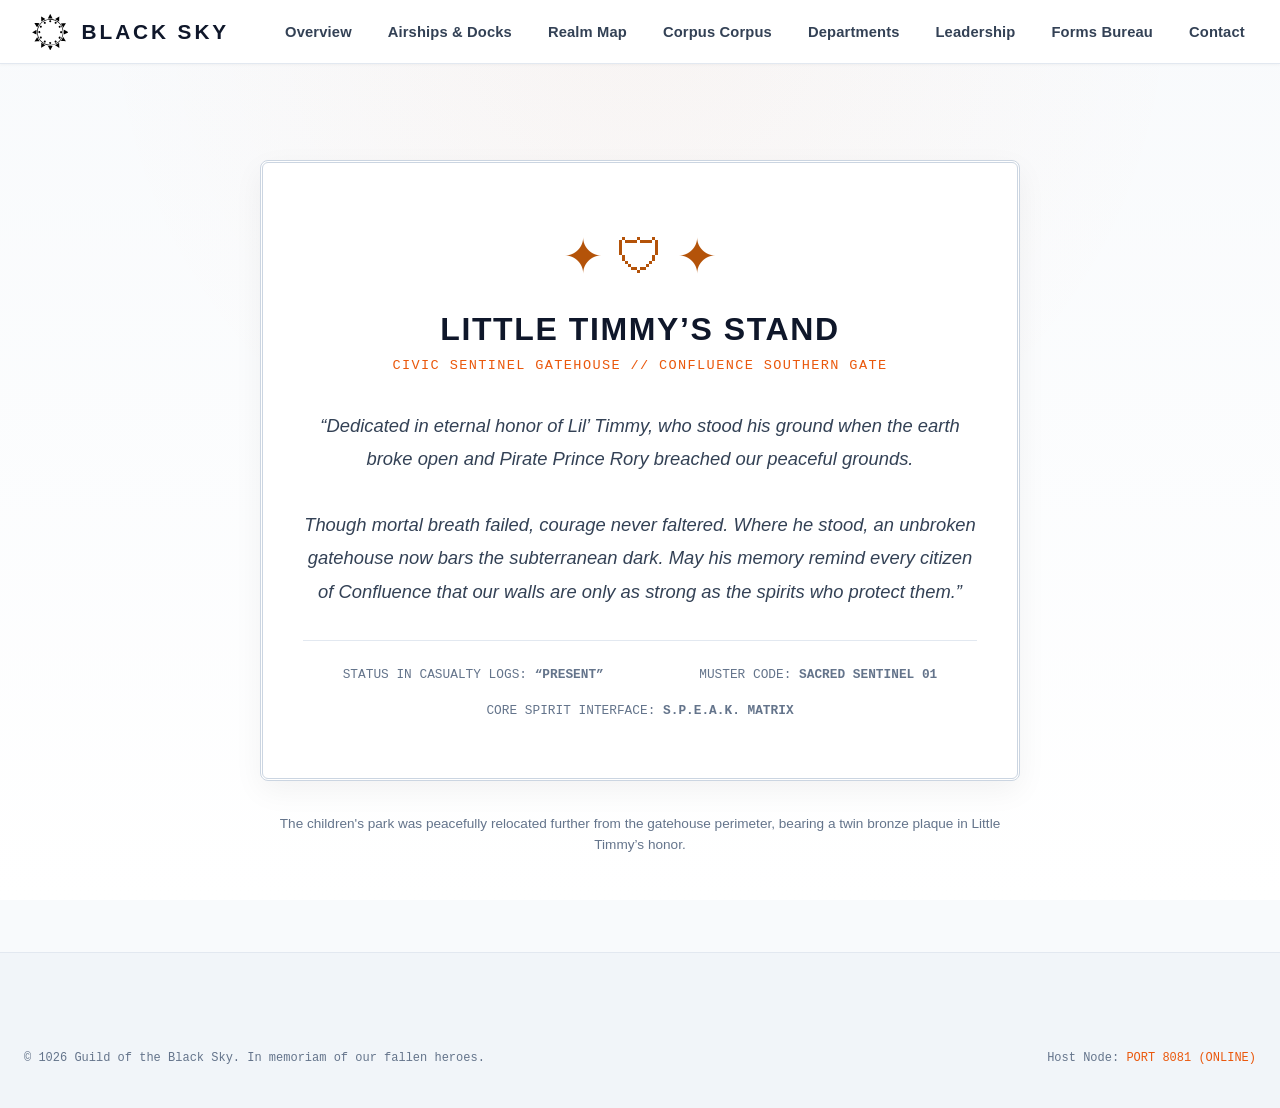
<file: public/timmy.html>
<!DOCTYPE html>
<html lang="en">
<head>
  <meta charset="UTF-8">
  <meta name="viewport" content="width=device-width, initial-scale=1.0">
  <title>Memorial Plaque // Little Timmy's Stand | Guild of the Black Sky</title>
  <meta name="description" content="In memoriam of Lil' Timmy. Dedicated at Little Timmy's Stand gatehouse in Confluence.">
  <link rel="stylesheet" href="css/style.css?v=2.1-clean">
  <style>
    .memorial-container {
      max-width: 760px;
      margin: 3rem auto;
      text-align: center;
    }
    .plaque-box {
      background: #ffffff;
      border: 3px double var(--gobs-border-strong);
      border-radius: var(--radius-md);
      padding: 3.5rem 2.5rem;
      box-shadow: 0 10px 30px rgba(0, 0, 0, 0.05);
      position: relative;
    }
    .plaque-sigil {
      font-size: 3rem;
      color: var(--accent-gold);
      margin-bottom: 1rem;
    }
    .plaque-title {
      font-size: 2rem;
      font-weight: 800;
      color: #0f172a;
      letter-spacing: 0.05em;
      margin-bottom: 0.5rem;
    }
    .plaque-subtitle {
      font-family: var(--font-mono);
      font-size: 0.85rem;
      color: var(--gobs-orange);
      text-transform: uppercase;
      letter-spacing: 0.1em;
      margin-bottom: 2rem;
    }
    .plaque-inscription {
      font-size: 1.15rem;
      line-height: 1.8;
      color: #334155;
      font-style: italic;
      margin-bottom: 2rem;
    }
    .plaque-meta {
      font-family: var(--font-mono);
      font-size: 0.8rem;
      color: var(--text-muted);
      border-top: 1px solid var(--gobs-border);
      padding-top: 1.5rem;
      display: flex;
      justify-content: space-around;
      flex-wrap: wrap;
      gap: 1rem;
    }
  </style>
</head>
<body>

  <!-- Main Navigation -->
  <header class="navbar">
    <div class="nav-container">
      <a href="index.html" class="brand" aria-label="Guild of the Black Sky Home">
        <div class="brand-logo-mark" aria-hidden="true">
          <img src="assets/blacksky-logo.svg" alt="Guild of the Black Sky Crest" class="brand-logo-img">
        </div>
        <span class="brand-title">BLACK SKY</span>
      </a>

      <button class="mobile-menu-btn" aria-label="Toggle Navigation Menu" aria-expanded="false">☰</button>

      <nav aria-label="Main Navigation">
        <ul class="nav-links">
          <li><a href="index.html" class="nav-link">Overview</a></li>
          <li><a href="gen3.html" class="nav-link">Airships & Docks</a></li>
          <li><a href="map.html" class="nav-link">Realm Map</a></li>
          <li><a href="spectra.html" class="nav-link">Corpus Corpus</a></li>
          <li><a href="departments.html" class="nav-link">Departments</a></li>
          <li><a href="staff.html" class="nav-link">Leadership</a></li>
          <li><a href="forms.html" class="nav-link">Forms Bureau</a></li>
          <li><a href="contact.html" class="nav-link">Contact</a></li>
        </ul>
      </nav>
    </div>
  </header>

  <main class="container">
    <div class="memorial-container">
      <div class="plaque-box">
        <div class="plaque-sigil">✦ 🛡 ✦</div>
        <h1 class="plaque-title">LITTLE TIMMY’S STAND</h1>
        <div class="plaque-subtitle">Civic Sentinel Gatehouse // Confluence Southern Gate</div>
        
        <p class="plaque-inscription">
          “Dedicated in eternal honor of Lil’ Timmy, who stood his ground when the earth broke open and Pirate Prince Rory breached our peaceful grounds.<br><br>
          Though mortal breath failed, courage never faltered. Where he stood, an unbroken gatehouse now bars the subterranean dark. May his memory remind every citizen of Confluence that our walls are only as strong as the spirits who protect them.”
        </p>

        <div class="plaque-meta">
          <div>STATUS IN CASUALTY LOGS: <strong>“PRESENT”</strong></div>
          <div>MUSTER CODE: <strong>SACRED SENTINEL 01</strong></div>
          <div>CORE SPIRIT INTERFACE: <strong>S.P.E.A.K. MATRIX</strong></div>
        </div>
      </div>
      
      <p style="margin-top: 2rem; font-size: 0.85rem; color: var(--text-muted);">
        The children's park was peacefully relocated further from the gatehouse perimeter, bearing a twin bronze plaque in Little Timmy’s honor.
      </p>
    </div>
  </main>

  <!-- Corporate Footer -->
  <footer>
    <div class="footer-bottom" style="border-top: none;">
      <div>© 1026 Guild of the Black Sky. In memoriam of our fallen heroes.</div>
      <div>Host Node: <span style="color: var(--gobs-orange);">PORT 8081 (ONLINE)</span></div>
    </div>
  </footer>

  <script src="js/app.js?v=2.0-light"></script>
</body>
</html>
</file>
<file: public/css/style.css>
/* ==========================================================================
   THE GUILD OF THE BLACK SKY // OFFICIAL CIVIC-DEFENSE DESIGN SYSTEM
   Confluence Sovereign Aerosystems, Infrastructure & Necro-Logistics
   LIGHT MODE: Crisp Sovereign Corporate Institutional Portal
   Official Faction Colors: Blue-Grey, Black Sky Orange, Slate, Pure Black & Gold
   ========================================================================== */

:root {
  /* Surface & Background (Light Mode) */
  --gobs-bg: #f8fafc;
  --gobs-bg-alt: #f1f5f9;
  --gobs-card: #ffffff;
  --gobs-surface: #ffffff;
  --gobs-surface-hover: #f8fafc;
  --gobs-border: #e2e8f0;
  --gobs-border-strong: #cbd5e1;

  /* Legacy & Semantic Bindings */
  --bksy-black: #ffffff;
  --bksy-dark: #f8fafc;
  --bksy-surface: #ffffff;
  --bksy-surface-hover: #f1f5f9;
  --bksy-card: #ffffff;
  --bksy-border: #e2e8f0;
  --bksy-border-light: #cbd5e1;

  /* Official Faction Palette */
  --gobs-bluegrey: #2c3e50;
  --gobs-bluegrey-light: #475569;
  --gobs-orange: #ea580c;
  --gobs-orange-bright: #d97706;
  --gobs-orange-glow: rgba(234, 88, 12, 0.2);

  --bksy-blue: #0284c7;
  --bksy-blue-dark: #0369a1;
  --bksy-blue-dim: rgba(2, 132, 199, 0.08);
  --bksy-blue-glow: 0 4px 20px rgba(2, 132, 199, 0.15);

  --accent-gold: #b45309;
  --accent-cyan: #0284c7;
  --accent-green: #16a34a;
  --accent-orange: #ea580c;
  --accent-crimson: #dc2626;

  /* High-Contrast Typography */
  --text-primary: #0f172a;
  --text-secondary: #334155;
  --text-muted: #64748b;

  --font-sans: -apple-system, BlinkMacSystemFont, "Segoe UI", Roboto, "Helvetica Neue", Arial, sans-serif;
  --font-mono: "SF Mono", "Fira Code", "Courier New", monospace;

  --radius-sm: 4px;
  --radius-md: 8px;
  --radius-lg: 12px;
}

*, *::before, *::after {
  box-sizing: border-box;
  margin: 0;
  padding: 0;
}

html {
  font-family: var(--font-sans);
  background-color: var(--gobs-bg);
  color: var(--text-primary);
  line-height: 1.6;
  scroll-behavior: smooth;
}

body {
  min-height: 100vh;
  display: flex;
  flex-direction: column;
  overflow-x: hidden;
  background-color: var(--gobs-bg);
  background-image: 
    radial-gradient(circle at 50% 0%, rgba(234, 88, 12, 0.04) 0%, transparent 50%),
    linear-gradient(#f8fafc, #ffffff);
  background-attachment: fixed;
  color: var(--text-primary);
}

/* Typography */
h1, h2, h3, h4, h5, h6 {
  font-weight: 700;
  color: var(--text-primary);
  letter-spacing: -0.02em;
}

h1 { font-size: clamp(2.2rem, 5.5vw, 3.8rem); line-height: 1.1; font-weight: 800; color: #0f172a; }
h2 { font-size: clamp(1.6rem, 3.5vw, 2.4rem); margin-bottom: 1rem; color: #0f172a; }
h3 { font-size: 1.3rem; color: #0f172a; }

a {
  color: var(--gobs-orange);
  text-decoration: none;
  transition: color 0.2s ease;
}

a:hover {
  color: #c2410c;
}

/* Top Telemetry & Civic Bar - Hidden per user request */
.ticker-bar {
  display: none !important;
}

/* Main Navigation */
.navbar {
  background: rgba(255, 255, 255, 0.98);
  backdrop-filter: blur(14px);
  -webkit-backdrop-filter: blur(14px);
  border-bottom: 1px solid var(--gobs-border);
  position: sticky;
  top: 0;
  z-index: 1000;
  box-shadow: 0 1px 3px rgba(0, 0, 0, 0.04);
}

.nav-container {
  max-width: 1400px;
  margin: 0 auto;
  padding: 0.85rem 2rem;
  display: flex;
  justify-content: space-between;
  align-items: center;
  gap: 2rem;
}

.brand {
  display: flex;
  align-items: center;
  gap: 0.85rem;
  text-decoration: none;
  flex-shrink: 0;
  white-space: nowrap;
}

/* Black Sky Logo Mark - Pure Black Logo Stands Out Crisply in Light Mode */
.brand-logo-mark {
  width: 36px;
  height: 36px;
  position: relative;
  display: flex;
  align-items: center;
  justify-content: center;
  flex-shrink: 0;
}

.brand-logo-img {
  width: 36px;
  height: 36px;
  object-fit: contain;
  display: block;
}

.brand-title {
  font-family: var(--font-sans);
  font-weight: 900;
  font-size: 1.3rem;
  letter-spacing: 0.14em;
  color: #0f172a;
  text-transform: uppercase;
  white-space: nowrap;
}

.nav-links {
  display: flex;
  list-style: none;
  gap: 1.85rem;
  align-items: center;
  margin: 0;
  padding: 0;
}

.nav-link {
  font-size: 0.92rem;
  font-weight: 600;
  color: #334155;
  text-decoration: none;
  padding: 0.45rem 0.2rem;
  position: relative;
  transition: color 0.2s;
  letter-spacing: 0.01em;
  white-space: nowrap;
}

.nav-link:hover, .nav-link.active {
  color: var(--gobs-orange);
}

.nav-link.active::after {
  content: "";
  position: absolute;
  bottom: -4px;
  left: 0;
  width: 100%;
  height: 2px;
  background: var(--gobs-orange);
  box-shadow: 0 1px 4px var(--gobs-orange-glow);
}

.nav-actions {
  display: none !important;
}

/* Buttons */
.btn {
  display: inline-flex;
  align-items: center;
  justify-content: center;
  gap: 0.5rem;
  padding: 0.65rem 1.3rem;
  font-size: 0.88rem;
  font-weight: 600;
  border-radius: var(--radius-sm);
  cursor: pointer;
  transition: all 0.2s ease;
  text-decoration: none;
  font-family: var(--font-sans);
}

.btn-primary {
  background: var(--gobs-orange);
  border: 1px solid var(--gobs-orange);
  color: #ffffff;
  font-weight: 700;
  box-shadow: 0 2px 6px rgba(234, 88, 12, 0.25);
}

.btn-primary:hover {
  background: #c2410c;
  border-color: #c2410c;
  color: #ffffff;
  box-shadow: 0 4px 12px rgba(234, 88, 12, 0.35);
}

.btn-secondary {
  background: #ffffff;
  border: 1px solid var(--gobs-border-strong);
  color: #0f172a;
}

.btn-secondary:hover {
  background: #f1f5f9;
  border-color: #94a3b8;
  color: #0f172a;
}

.btn-outline {
  background: transparent;
  border: 1.5px solid #0f172a;
  color: #0f172a;
}

.btn-outline:hover {
  background: #f1f5f9;
  color: #0f172a;
}

.mobile-menu-btn {
  display: none;
  background: #ffffff;
  border: 1px solid var(--gobs-border-strong);
  color: var(--text-primary);
  padding: 0.4rem 0.6rem;
  border-radius: var(--radius-sm);
  cursor: pointer;
}

/* Layout Containers */
.container {
  max-width: 1300px;
  margin: 0 auto;
  padding: 3rem 1.5rem;
  flex: 1;
}

.page-header {
  border-bottom: 1px solid var(--gobs-border);
  padding-bottom: 2rem;
  margin-bottom: 3rem;
  position: relative;
}

.page-header::after {
  content: "";
  position: absolute;
  bottom: -1px;
  left: 0;
  width: 140px;
  height: 2px;
  background: var(--gobs-orange);
}

.page-header .category {
  font-family: var(--font-mono);
  font-size: 0.8rem;
  color: var(--gobs-orange);
  text-transform: uppercase;
  letter-spacing: 0.12em;
  margin-bottom: 0.5rem;
  display: block;
  font-weight: 700;
}

.page-lead {
  font-size: 1.15rem;
  color: var(--text-secondary);
  max-width: 840px;
  margin-top: 0.75rem;
  line-height: 1.7;
}

/* Hero Section */
.hero {
  position: relative;
  padding: 4.5rem 0 5rem;
  overflow: hidden;
  border-bottom: 1px solid var(--gobs-border);
  background: linear-gradient(180deg, #ffffff 0%, #f8fafc 100%);
}

.hero-grid {
  display: grid;
  grid-template-columns: 1.1fr 0.9fr;
  gap: 3.5rem;
  align-items: center;
}

.hero-badge {
  display: inline-flex;
  align-items: center;
  gap: 0.5rem;
  padding: 0.35rem 0.85rem;
  background: #ffedd5;
  border: 1px solid #fed7aa;
  color: #c2410c;
  font-family: var(--font-mono);
  font-size: 0.75rem;
  font-weight: 700;
  text-transform: uppercase;
  letter-spacing: 0.08em;
  border-radius: var(--radius-sm);
  margin-bottom: 1.25rem;
}

.hero-desc {
  font-size: 1.15rem;
  color: var(--text-secondary);
  margin: 1.5rem 0 2.2rem;
  line-height: 1.7;
  max-width: 620px;
}

.hero-actions {
  display: flex;
  flex-wrap: wrap;
  gap: 1rem;
}

/* Tactical Airspace & Radar Canvas Card (Crisp Aerospace Display) */
.orbit-card {
  background: #0b111c;
  border: 1px solid #1e293b;
  border-radius: var(--radius-md);
  box-shadow: 0 10px 30px rgba(15, 23, 42, 0.15), 0 1px 3px rgba(0, 0, 0, 0.1);
  padding: 1.25rem;
  position: relative;
  overflow: hidden;
}

.orbit-header {
  display: flex;
  justify-content: space-between;
  align-items: center;
  font-family: var(--font-mono);
  font-size: 0.75rem;
  border-bottom: 1px solid #1e293b;
  padding-bottom: 0.75rem;
  margin-bottom: 1rem;
  color: #94a3b8;
}

.orbit-header .title {
  color: #38bdf8;
  display: flex;
  align-items: center;
  gap: 0.5rem;
  font-weight: 700;
}

.orbit-canvas-container {
  width: 100%;
  aspect-ratio: 1 / 1;
  max-width: 440px;
  margin: 0 auto;
  position: relative;
  display: flex;
  align-items: center;
  justify-content: center;
}

canvas#satelliteRadar {
  width: 100%;
  height: 100%;
  border-radius: 50%;
  background: radial-gradient(circle, #0e1e38 0%, #050b14 100%);
  border: 1px solid rgba(56, 189, 248, 0.4);
  box-shadow: inset 0 0 30px rgba(56, 189, 248, 0.2);
}

.orbit-stats {
  display: grid;
  grid-template-columns: repeat(3, 1fr);
  gap: 0.5rem;
  margin-top: 1rem;
  font-family: var(--font-mono);
  font-size: 0.72rem;
  border-top: 1px solid #1e293b;
  padding-top: 0.75rem;
}

.stat-item {
  background: rgba(15, 23, 42, 0.8);
  padding: 0.4rem 0.6rem;
  border-radius: var(--radius-sm);
  border: 1px solid rgba(255, 255, 255, 0.08);
}

.stat-label {
  color: #94a3b8;
  font-size: 0.65rem;
  display: block;
}

.stat-value {
  color: #38bdf8;
  font-weight: 700;
}

/* Four Stat Summary Row */
.stats-row {
  display: grid;
  grid-template-columns: repeat(auto-fit, minmax(220px, 1fr));
  gap: 1.25rem;
}

.stat-box {
  background: #ffffff;
  border: 1px solid var(--gobs-border);
  border-radius: var(--radius-md);
  padding: 1.5rem;
  box-shadow: 0 1px 3px rgba(0, 0, 0, 0.03);
}

.stat-number {
  font-size: 2.2rem;
  font-weight: 800;
  color: #0f172a;
  display: block;
  line-height: 1;
  margin-bottom: 0.4rem;
}

.stat-desc {
  font-size: 0.82rem;
  color: var(--text-muted);
  font-weight: 500;
  line-height: 1.4;
}

/* Feature Grid Cards */
.cards-grid {
  display: grid;
  grid-template-columns: repeat(auto-fit, minmax(320px, 1fr));
  gap: 2rem;
}

.card {
  background: #ffffff;
  border: 1px solid var(--gobs-border);
  border-radius: var(--radius-md);
  padding: 2rem;
  transition: all 0.25s ease;
  position: relative;
  display: flex;
  flex-direction: column;
  box-shadow: 0 1px 3px rgba(0, 0, 0, 0.03);
}

.card:hover {
  background: #ffffff;
  border-color: var(--gobs-orange);
  transform: translateY(-3px);
  box-shadow: 0 8px 25px rgba(0, 0, 0, 0.06);
}

.card-tag {
  align-self: flex-start;
  font-family: var(--font-mono);
  font-size: 0.72rem;
  text-transform: uppercase;
  letter-spacing: 0.08em;
  padding: 0.2rem 0.55rem;
  border-radius: var(--radius-sm);
  margin-bottom: 1.25rem;
  background: #ffedd5;
  border: 1px solid #fed7aa;
  color: #c2410c;
  font-weight: 700;
}

.card h3 {
  margin-bottom: 0.75rem;
  font-size: 1.35rem;
  color: #0f172a;
}

.card p {
  color: var(--text-secondary);
  font-size: 0.95rem;
  line-height: 1.6;
  margin-bottom: 1.5rem;
  flex-grow: 1;
}

.card-footer {
  border-top: 1px solid var(--gobs-border);
  padding-top: 1rem;
  display: flex;
  justify-content: space-between;
  align-items: center;
  font-family: var(--font-mono);
  font-size: 0.78rem;
  color: var(--text-muted);
}

/* Leadership Roster */
.leadership-grid {
  display: grid;
  grid-template-columns: repeat(auto-fit, minmax(340px, 1fr));
  gap: 2rem;
  margin-top: 2.5rem;
}

.leader-card {
  background: #ffffff;
  border: 1px solid var(--gobs-border);
  border-radius: var(--radius-md);
  overflow: hidden;
  display: flex;
  flex-direction: column;
  box-shadow: 0 1px 3px rgba(0, 0, 0, 0.03);
  transition: transform 0.2s ease, box-shadow 0.2s ease;
}

.leader-card:hover {
  transform: translateY(-3px);
  box-shadow: 0 8px 24px rgba(0, 0, 0, 0.06);
}

.leader-photo-box {
  height: 200px;
  background: linear-gradient(135deg, #f1f5f9 0%, #e2e8f0 100%);
  position: relative;
  display: flex;
  align-items: center;
  justify-content: center;
  border-bottom: 1px solid var(--gobs-border);
}

.leader-initials {
  font-size: 3.5rem;
  font-weight: 800;
  color: #1e293b;
  letter-spacing: -0.05em;
}

.leader-info {
  padding: 1.75rem;
  flex: 1;
  display: flex;
  flex-direction: column;
}

.leader-name {
  font-size: 1.3rem;
  margin-bottom: 0.25rem;
  color: #0f172a;
}

.leader-role {
  color: var(--gobs-orange);
  font-family: var(--font-mono);
  font-size: 0.8rem;
  margin-bottom: 1rem;
  text-transform: uppercase;
  letter-spacing: 0.05em;
  font-weight: 700;
}

.leader-bio {
  color: var(--text-secondary);
  font-size: 0.9rem;
  line-height: 1.6;
}

/* Interactive Modern Dialog */
dialog.bksy-dialog,
dialog.form-dialog {
  background: #ffffff;
  color: var(--text-primary);
  border: 1px solid var(--gobs-border-strong);
  border-radius: var(--radius-lg);
  box-shadow: 0 20px 50px rgba(0, 0, 0, 0.15);
  max-width: 640px;
  width: 90vw;
  padding: 2.25rem;
  position: fixed;
  top: 50%;
  left: 50%;
  transform: translate(-50%, -50%);
}

dialog:modal {
  overscroll-behavior: contain;
}

dialog::backdrop {
  background: rgba(15, 23, 42, 0.6);
  backdrop-filter: blur(6px);
  -webkit-backdrop-filter: blur(6px);
  overflow: hidden;
  overscroll-behavior: contain;
}

.dialog-header {
  display: flex;
  justify-content: space-between;
  align-items: flex-start;
  border-bottom: 1px solid var(--gobs-border);
  padding-bottom: 1rem;
  margin-bottom: 1.5rem;
}

.dialog-close-btn {
  background: transparent;
  border: none;
  color: var(--text-muted);
  font-size: 1.6rem;
  line-height: 1;
  cursor: pointer;
}

.dialog-close-btn:hover {
  color: #0f172a;
}

/* Forms & Inputs */
.form-group {
  margin-bottom: 1.25rem;
}

label {
  display: block;
  font-size: 0.85rem;
  font-weight: 600;
  color: #1e293b;
  margin-bottom: 0.4rem;
}

input[type="text"],
input[type="email"],
input[type="password"],
input[type="number"],
select,
textarea {
  width: 100%;
  background: #ffffff;
  border: 1px solid var(--gobs-border-strong);
  color: #0f172a;
  padding: 0.75rem 0.9rem;
  border-radius: var(--radius-sm);
  font-family: var(--font-sans);
  font-size: 0.92rem;
  transition: border-color 0.2s, box-shadow 0.2s;
}

input:focus, select:focus, textarea:focus {
  outline: none;
  border-color: var(--gobs-orange);
  box-shadow: 0 0 0 3px rgba(234, 88, 12, 0.15);
}

/* Forms Bureau Catalog Cards */
.form-catalog-grid {
  display: grid;
  grid-template-columns: repeat(auto-fill, minmax(360px, 1fr));
  gap: 1.75rem;
}

.form-card {
  background: #ffffff;
  border: 1px solid var(--gobs-border);
  border-radius: var(--radius-md);
  padding: 1.75rem;
  display: flex;
  flex-direction: column;
  justify-content: space-between;
  box-shadow: 0 1px 3px rgba(0, 0, 0, 0.03);
  transition: all 0.2s ease;
}

.form-card:hover {
  border-color: var(--gobs-orange);
  transform: translateY(-2px);
  box-shadow: 0 8px 20px rgba(0, 0, 0, 0.05);
}

.form-card h3 {
  font-size: 1.15rem;
  margin: 0.6rem 0;
  color: #0f172a;
}

.form-purpose {
  font-size: 0.88rem;
  color: var(--text-secondary);
  line-height: 1.6;
  margin-bottom: 1.25rem;
}

.form-meta {
  display: flex;
  justify-content: space-between;
  font-family: var(--font-mono);
  font-size: 0.72rem;
  color: var(--text-muted);
  border-top: 1px solid var(--gobs-border);
  padding-top: 0.75rem;
}

/* High Priority Directive Alert */
.directive-alert {
  background: #fef2f2;
  border: 1px solid #fecaca;
  border-left: 4px solid #dc2626;
  border-radius: var(--radius-sm);
  padding: 1.1rem 1.25rem;
  margin: 1.5rem 0 2.5rem 0;
  display: flex;
  align-items: flex-start;
  gap: 1rem;
}

.directive-alert-tag {
  font-family: var(--font-mono);
  font-size: 0.72rem;
  font-weight: 800;
  color: #dc2626;
  background: #fee2e2;
  padding: 0.2rem 0.5rem;
  border-radius: 2px;
  border: 1px solid #fca5a5;
  text-transform: uppercase;
  letter-spacing: 0.05em;
  white-space: nowrap;
}

.directive-alert-body {
  font-size: 0.9rem;
  color: #7f1d1d;
  line-height: 1.5;
}

.directive-alert-body strong {
  color: #991b1b;
}

.directive-alert-body em {
  color: #b91c1c;
  font-weight: 600;
}

/* Faction Badges (Light Mode) */
.badge-orange {
  background: #ffedd5;
  color: #c2410c;
  border: 1px solid #fed7aa;
  font-family: var(--font-mono);
  font-size: 0.74rem;
  font-weight: 700;
  padding: 0.2rem 0.6rem;
  border-radius: 3px;
  display: inline-flex;
  align-items: center;
  gap: 0.35rem;
  letter-spacing: 0.05em;
  text-transform: uppercase;
}

.badge-gold {
  background: #fef3c7;
  color: #b45309;
  border: 1px solid #fde68a;
  font-family: var(--font-mono);
  font-size: 0.74rem;
  font-weight: 700;
  padding: 0.2rem 0.6rem;
  border-radius: 3px;
  display: inline-flex;
  align-items: center;
  gap: 0.35rem;
  letter-spacing: 0.05em;
  text-transform: uppercase;
}

.badge-hex {
  background: #e2e8f0;
  color: #1e293b;
  border: 1px solid #cbd5e1;
  font-family: var(--font-mono);
  font-size: 0.72rem;
  padding: 0.15rem 0.45rem;
  border-radius: 2px;
  font-weight: 700;
}

.security-badge {
  background: #f1f5f9;
  border: 1px solid var(--gobs-border-strong);
  color: #334155;
  padding: 0.2rem 0.5rem;
  border-radius: 3px;
  font-family: var(--font-mono);
  font-size: 0.72rem;
  font-weight: 700;
}

/* 7-Hex District Grid */
.hex-grid {
  display: grid;
  grid-template-columns: repeat(auto-fill, minmax(320px, 1fr));
  gap: 1.25rem;
  margin-top: 1.5rem;
}

.hex-card {
  background: #ffffff;
  border: 1px solid var(--gobs-border);
  border-radius: var(--radius-md);
  padding: 1.35rem;
  transition: transform 0.2s ease, border-color 0.2s ease, box-shadow 0.2s ease;
  position: relative;
  overflow: hidden;
  box-shadow: 0 1px 3px rgba(0, 0, 0, 0.03);
}

.hex-card:hover {
  transform: translateY(-2px);
  border-color: var(--gobs-orange);
  box-shadow: 0 6px 18px rgba(0, 0, 0, 0.06);
}

.hex-card-header {
  display: flex;
  justify-content: space-between;
  align-items: flex-start;
  margin-bottom: 0.75rem;
}

.hex-card-title {
  font-size: 1.15rem;
  font-weight: 700;
  color: #0f172a;
  margin-top: 0.35rem;
}

.hex-card-desc {
  font-size: 0.88rem;
  color: var(--text-secondary);
  line-height: 1.6;
}

/* Redacted Dossier styling */
.redacted {
  background: #0f172a;
  color: #0f172a;
  padding: 0 0.4rem;
  user-select: none;
  cursor: help;
  transition: color 0.2s;
}

.redacted:hover {
  color: #ffffff;
}

/* Corporate Footer */
footer {
  background: #f1f5f9;
  border-top: 1px solid var(--gobs-border);
  padding: 4rem 1.5rem 2.5rem;
  color: var(--text-muted);
  font-size: 0.88rem;
}

.footer-grid {
  max-width: 1300px;
  margin: 0 auto;
  display: grid;
  grid-template-columns: 1.4fr repeat(3, 1fr);
  gap: 3rem;
  margin-bottom: 3rem;
}

.footer-col h4 {
  color: #0f172a;
  font-size: 0.95rem;
  margin-bottom: 1.25rem;
  font-family: var(--font-mono);
  text-transform: uppercase;
  letter-spacing: 0.05em;
}

.footer-col ul {
  list-style: none;
}

.footer-col li {
  margin-bottom: 0.65rem;
}

.footer-col a {
  color: var(--text-secondary);
}

.footer-col a:hover {
  color: var(--gobs-orange);
}

.footer-bottom {
  max-width: 1300px;
  margin: 0 auto;
  border-top: 1px solid var(--gobs-border);
  padding-top: 2rem;
  display: flex;
  justify-content: space-between;
  align-items: center;
  font-family: var(--font-mono);
  font-size: 0.75rem;
  color: var(--text-muted);
}

@media (max-width: 1080px) {
  .hero-grid { grid-template-columns: 1fr; }
  .footer-grid { grid-template-columns: 1fr 1fr; }
  .nav-links {
    display: none;
  }
  .nav-links.open {
    display: flex;
    flex-direction: column;
    position: absolute;
    top: 100%;
    left: 0;
    width: 100%;
    background: #ffffff;
    border-bottom: 1px solid var(--gobs-border);
    padding: 1.5rem;
    gap: 1.2rem;
    box-shadow: 0 10px 25px rgba(0, 0, 0, 0.1);
  }
  .mobile-menu-btn { display: block; }
}
</file>
